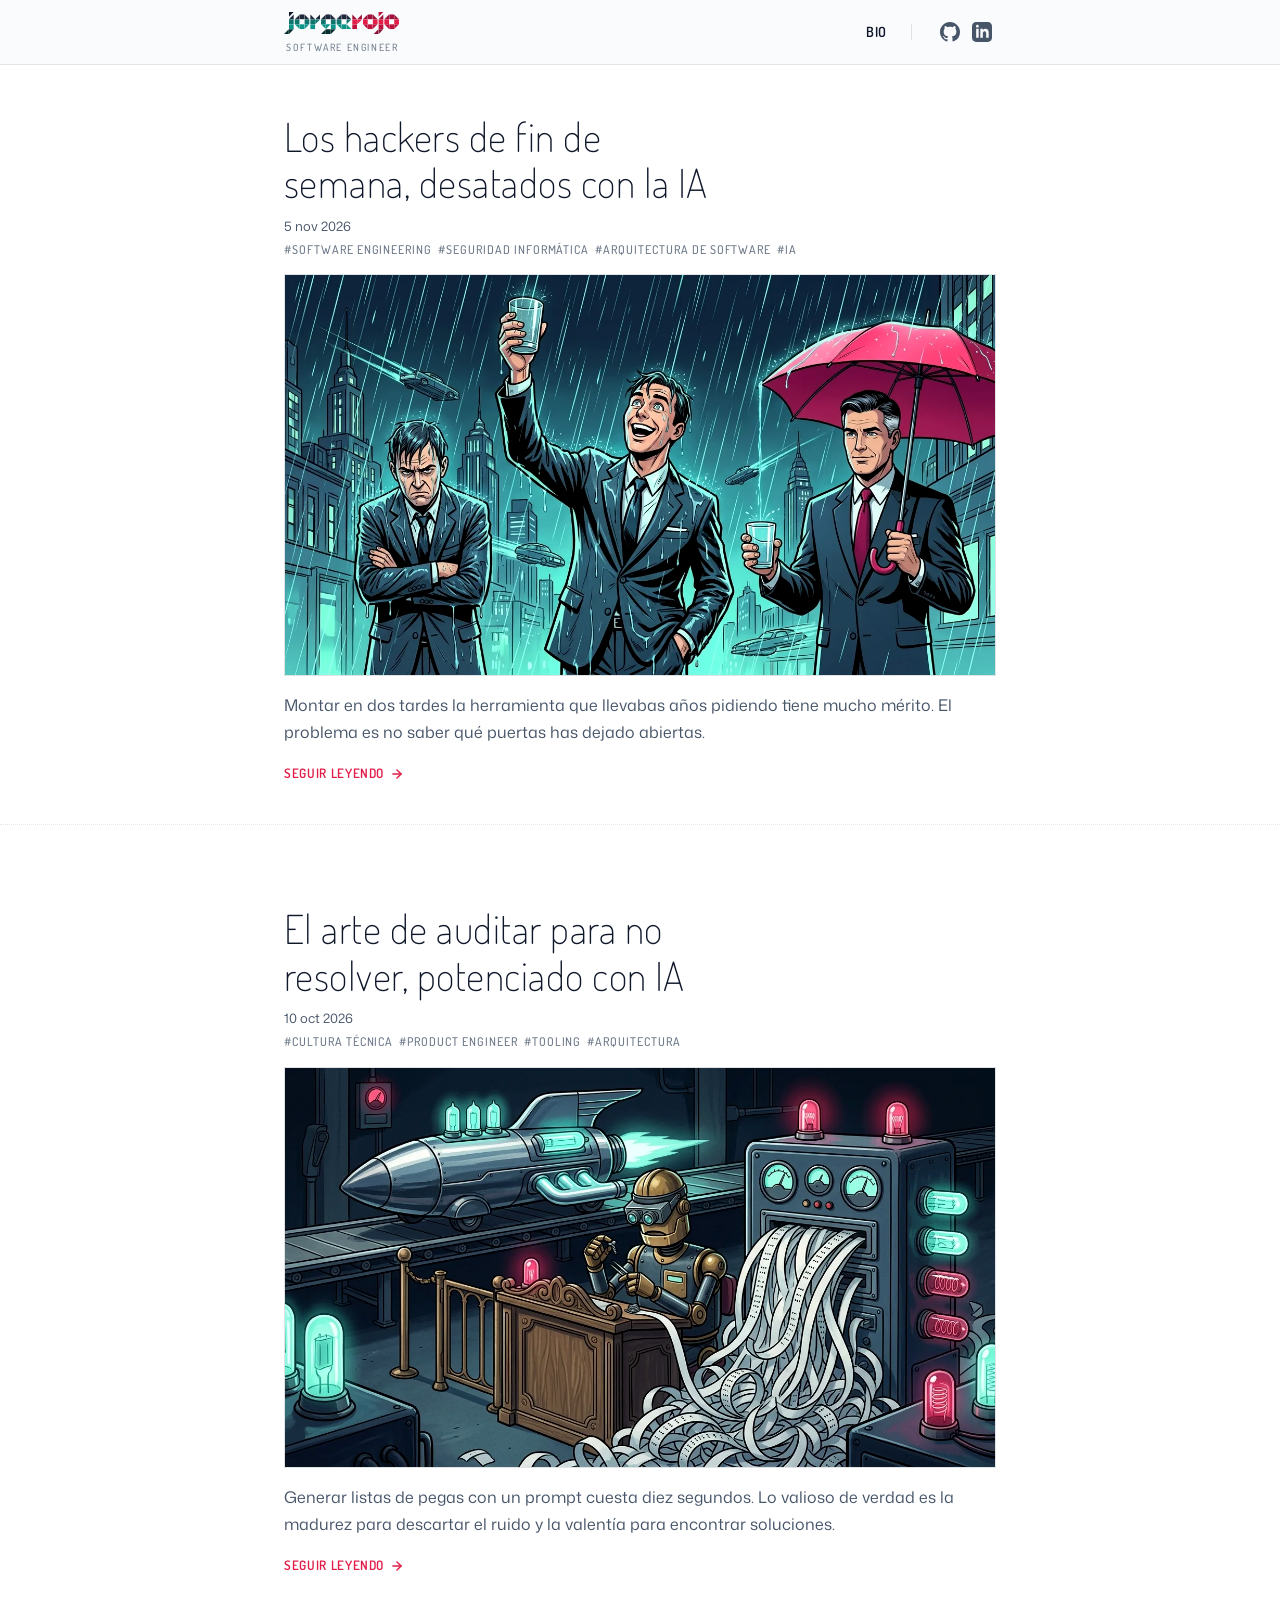
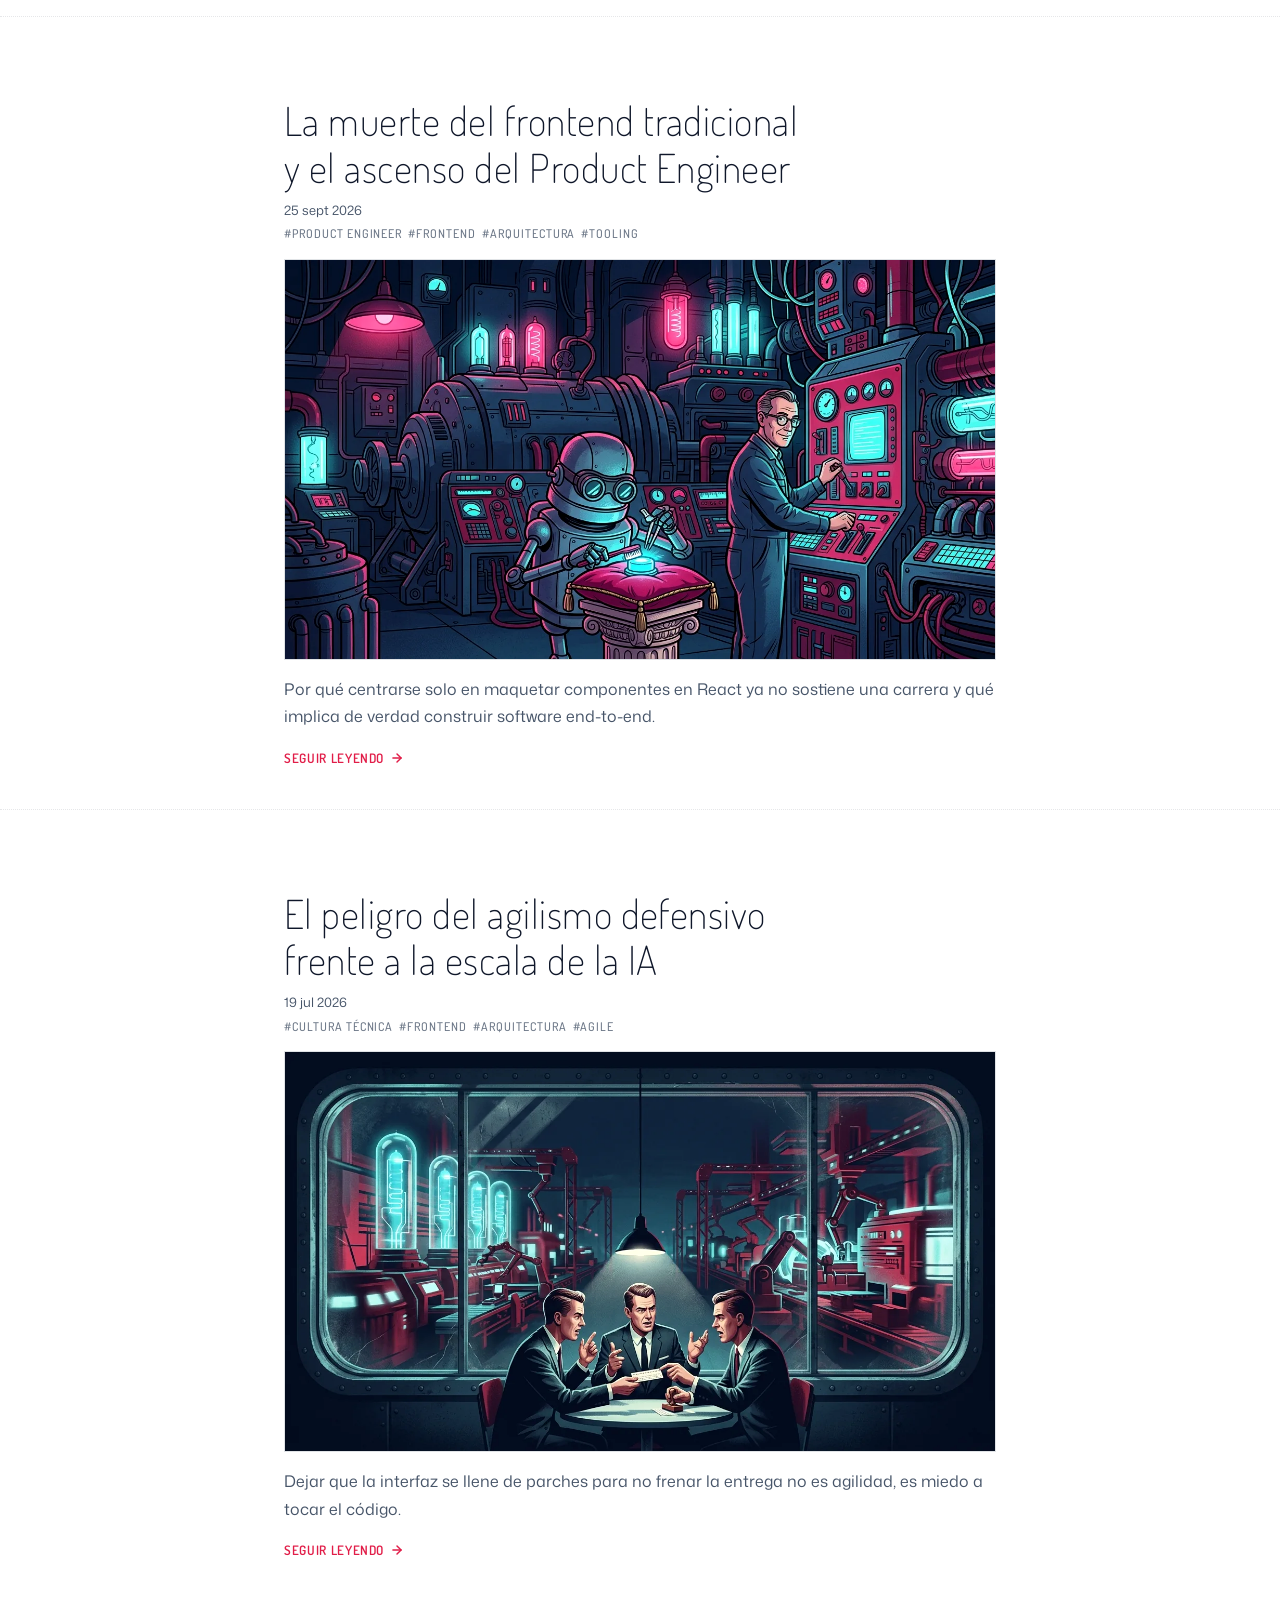
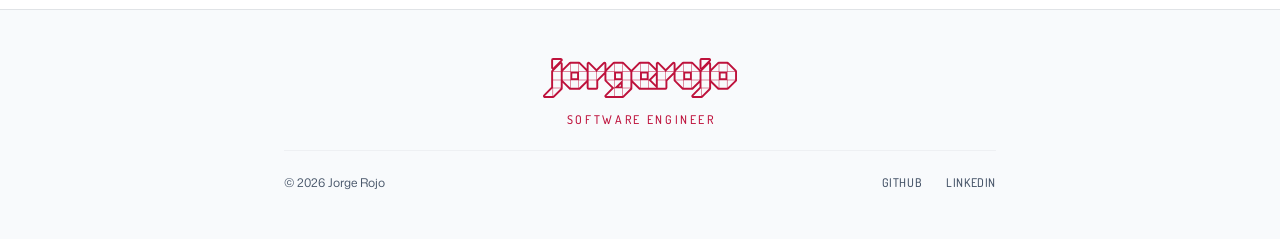
<file: index.html>
<!DOCTYPE html><html lang="es" class="scroll-smooth"> <head><meta charset="utf-8"><meta name="viewport" content="width=device-width, initial-scale=1"><meta name="color-scheme" content="light dark"><link rel="icon" type="image/svg+xml" href="/favicon.svg"><link rel="shortcut icon" href="/favicon.ico"><link rel="canonical" href="https://www.jorgerojo.com/"><meta name="generator" content="Astro v7.3.5"><!-- Preload Critical Fonts (Eliminate FOUT & Typography Popping) --><link rel="preload" href="/fonts/dosis-latin-wght-normal.woff2" as="font" type="font/woff2" crossorigin><link rel="preload" href="/fonts/mona-sans-latin-wght-normal.woff2" as="font" type="font/woff2" crossorigin><title>Jorge Rojo | Software Engineer</title><meta name="description" content="Reflexiones sobre la industria del software y las realidades que asoman con el cambio de paradigma tecnológico."><meta name="author" content="Jorge Rojo"><meta name="robots" content="index, follow, max-image-preview:large, max-snippet:-1, max-video-preview:-1"><!-- OpenGraph --><meta property="og:site_name" content="Jorge Rojo"><meta property="og:locale" content="es_ES"><meta property="og:title" content="Jorge Rojo | Software Engineer"><meta property="og:description" content="Reflexiones sobre la industria del software y las realidades que asoman con el cambio de paradigma tecnológico."><meta property="og:url" content="https://www.jorgerojo.com/"><meta property="og:type" content="website"><meta property="og:image" content="https://www.jorgerojo.com/logo-jorge-rojo.svg"><!-- Twitter Card --><meta name="twitter:card" content="summary"><meta name="twitter:title" content="Jorge Rojo | Software Engineer"><meta name="twitter:description" content="Reflexiones sobre la industria del software y las realidades que asoman con el cambio de paradigma tecnológico."><meta name="twitter:image" content="https://www.jorgerojo.com/logo-jorge-rojo.svg"><!-- AI / LLM Contextual Discovery --><link rel="alternate" type="text/plain" href="/llms.txt" title="LLMs.txt"><!-- Schema.org JSON-LD (Graph) --><script type="application/ld+json">{"@context":"https://schema.org","@graph":[{"@type":"Person","@id":"https://www.jorgerojo.com/#jorge-rojo","name":"Jorge Rojo","jobTitle":"Software Engineer","url":"https://www.jorgerojo.com","image":"https://www.jorgerojo.com/images/jorge-rojo.webp","sameAs":["https://www.linkedin.com/in/jorge-rojo/","https://github.com/JorgeRojo"],"knowsAbout":["Software Engineering","Software Architecture","AI Agents","Application Security","Web Performance","TypeScript","Full-Stack Development"]},{"@type":"WebSite","@id":"https://www.jorgerojo.com/#website","url":"https://www.jorgerojo.com","name":"Jorge Rojo | Software Engineer","description":"Reflexiones sobre la industria del software y las realidades que asoman con el cambio de paradigma tecnológico.","inLanguage":"es","publisher":{"@id":"https://www.jorgerojo.com/#jorge-rojo"}}]}</script><link rel="stylesheet" href="/_astro/BaseLayout.C5kGf8DI.css"><script type="module" src="/_astro/page.CMFgH77u.js"></script></head> <body class="bg-canvas-base text-snow min-h-screen flex flex-col selection:bg-action-berry selection:text-white antialiased overflow-x-clip"> <!-- Enlace de salto accesible (WCAG 2.4.1 Bypass Blocks) --><a href="#main-content" class="sr-only focus:not-sr-only focus:fixed focus:top-4 focus:left-4 focus:z-[100] focus:px-4 focus:py-2 focus:bg-action-berry focus:text-white focus:font-semibold focus:shadow-lg focus:outline-none focus:ring-2 focus:ring-snow font-heading tracking-wider">
Saltar al contenido principal
</a> <header id="site-header" class="site-header w-full border-b border-border-subtle bg-canvas-deep/80 backdrop-blur-md sticky top-0 z-50" data-astro-cid-nen7h5rs> <div class="site-header-inner max-w-[760px] mx-auto px-4 sm:px-6 relative h-16" data-astro-cid-nen7h5rs> <!-- Brand / Variant 05 SVG Logo (Único acceso a Inicio) --><a href="/" class="site-header-brand flex flex-col justify-center items-center hover:opacity-90 py-1" aria-label="Jorge Rojo - Inicio" title="Ir a la portada de Jorge Rojo | Software Engineer" data-astro-cid-nen7h5rs> <img src="/logo-jorge-rojo.svg" alt="Jorge Rojo" width="115" height="22" class="site-header-logo w-[104.5px] h-5 sm:w-[115px] sm:h-[22px] block" data-astro-cid-nen7h5rs> <span class="site-header-role text-[9.5px] sm:text-[10px] font-heading font-medium tracking-[0.16em] uppercase text-snow-muted/75 mt-1.5 sm:mt-2 leading-none text-center block whitespace-nowrap" data-astro-cid-nen7h5rs> Software Engineer </span> </a> <!-- Navigation (About + Social Icons) --> <nav class="site-header-nav flex items-center gap-5 text-sm font-semibold font-heading tracking-wider" aria-label="Navegación principal" data-astro-cid-nen7h5rs> <a href="/sobre-mi" class="transition-colors text-snow hover:text-bright-rose" aria-label="Bio: perfil profesional y principios de ingeniería" title="Perfil profesional, criterio técnico y principios de ingeniería" data-astro-cid-nen7h5rs>
BIO
</a> <div class="h-4 w-px bg-border-subtle mx-1" aria-hidden="true" role="separator" data-astro-cid-nen7h5rs></div> <nav class="flex items-center gap-1 " aria-label="Perfiles sociales en cabecera"> <a href="https://github.com/JorgeRojo" target="_blank" rel="noopener noreferrer" aria-label="Perfil de GitHub de Jorge Rojo (abre en nueva pestaña)" title="Perfil de GitHub de Jorge Rojo (se abre en nueva pestaña)" class="text-snow-muted hover:text-bright-rose transition-colors p-1"> <svg aria-hidden="true" focusable="false" width="20" height="20" class="w-5 h-5 fill-current" viewBox="0 0 24 24"> <path d="M12 0C5.37 0 0 5.37 0 12c0 5.31 3.435 9.795 8.205 11.385.6.105.825-.255.825-.57 0-.285-.015-1.23-.015-2.235-3.015.555-3.795-.735-4.035-1.41-.135-.345-.72-1.41-1.23-1.695-.42-.225-1.02-.78-.015-.795.945-.015 1.62.87 1.845 1.23 1.08 1.815 2.805 1.305 3.495.99.105-.78.42-1.305.765-1.605-2.67-.3-5.46-1.335-5.46-5.925 0-1.305.465-2.385 1.23-3.225-.12-.3-.54-1.53.12-3.18 0 0 1.005-.315 3.3 1.23.96-.27 1.98-.405 3-.405s2.04.135 3 .405c2.295-1.56 3.3-1.23 3.3-1.23.66 1.65.24 2.88.12 3.18.765.84 1.23 1.905 1.23 3.225 0 4.605-2.805 5.625-5.475 5.925.435.375.81 1.095.81 2.22 0 1.605-.015 2.895-.015 3.3 0 .315.225.69.825.57A12.02 12.02 0 0024 12c0-6.63-5.37-12-12-12z"></path> </svg> </a><a href="https://www.linkedin.com/in/jorge-rojo/" target="_blank" rel="noopener noreferrer" aria-label="Perfil de LinkedIn de Jorge Rojo (abre en nueva pestaña)" title="Perfil de LinkedIn de Jorge Rojo (se abre en nueva pestaña)" class="text-snow-muted hover:text-bright-rose transition-colors p-1"> <svg aria-hidden="true" focusable="false" width="20" height="20" class="w-5 h-5 fill-current" viewBox="0 0 24 24"> <path d="M19 0h-14c-2.761 0-5 2.239-5 5v14c0 2.761 2.239 5 5 5h14c2.762 0 5-2.239 5-5v-14c0-2.761-2.238-5-5-5zm-11 19h-3v-11h3v11zm-1.5-12.268c-.966 0-1.75-.79-1.75-1.764s.784-1.764 1.75-1.764 1.75.79 1.75 1.764-.783 1.764-1.75 1.764zm13.5 12.268h-3v-5.604c0-3.368-4-3.113-4 0v5.604h-3v-11h3v1.765c1.396-2.586 7-2.777 7 2.476v6.759z"></path> </svg> </a> </nav> </nav> </div> </header>  <script>
  (() => {
    // Si el navegador soporta ScrollTimeline nativo en JS y CSS (Chromium 115+)
    if (typeof ScrollTimeline !== 'undefined' && typeof CSS !== 'undefined' && CSS.supports && CSS.supports('animation-timeline', 'scroll()')) {
      return;
    }
    const header = document.getElementById('site-header');
    if (!header) return;
    let isScrolled = false;
    const onScroll = () => {
      const y = window.scrollY;
      if (!isScrolled && y > 60) {
        isScrolled = true;
        header.classList.add('is-scrolled');
      } else if (isScrolled && y < 20) {
        isScrolled = false;
        header.classList.remove('is-scrolled');
      }
    };
    window.addEventListener('scroll', onScroll, { passive: true });
    onScroll();
  })();
</script> <main id="main-content" class="w-full max-w-[760px] mx-auto px-4 sm:px-6 py-8 sm:py-12 flex-grow">   <h1 class="sr-only">Jorge Rojo | Software Engineer</h1>  <section aria-label="Listado de artículos del blog" class="flex flex-col"> <article aria-labelledby="post-title-los-hackers-de-fin-de-semana" class="group py-7 sm:py-10 first:pt-0 last:pb-0  transition-colors"> <!-- 1. Título & Metadatos --><header class="mb-4"> <h2 id="post-title-los-hackers-de-fin-de-semana" class="text-[1.75rem] sm:text-[2.25rem] lg:text-[2.5rem] font-extralight tracking-[0.012em] text-snow group-hover:text-bright-rose transition-colors leading-[1.16] text-balance normal-case mb-2.5 sm:mb-3"> <a href="/blog/los-hackers-de-fin-de-semana" class="normal-case font-extralight focus:outline-none focus-visible:underline" title="Leer el artículo: Los hackers de fin de semana, desatados con la IA"> Los hackers de fin de semana, desatados con la IA </a> </h2> <div class="flex flex-col gap-1.5 mb-3 text-xs sm:text-[13px] text-snow-muted font-normal "> <time datetime="2026-11-05T00:00:00.000Z" class="whitespace-nowrap">5 nov 2026</time> <ul class="flex flex-wrap items-center gap-1.5 list-none p-0 m-0 " aria-label="Etiquetas"> <li> <span class="text-[11px] sm:text-xs font-heading font-medium tracking-[0.08em] uppercase text-snow-muted/80 whitespace-nowrap">
#Software Engineering </span> </li><li> <span class="text-[11px] sm:text-xs font-heading font-medium tracking-[0.08em] uppercase text-snow-muted/80 whitespace-nowrap">
#Seguridad Informática </span> </li><li> <span class="text-[11px] sm:text-xs font-heading font-medium tracking-[0.08em] uppercase text-snow-muted/80 whitespace-nowrap">
#Arquitectura de Software </span> </li><li> <span class="text-[11px] sm:text-xs font-heading font-medium tracking-[0.08em] uppercase text-snow-muted/80 whitespace-nowrap">
#IA </span> </li> </ul> </div> </header> <!-- 2. Imagen: tan ancha como el texto (enlace complementario aria-hidden para evitar foco duplicado en lectores) --> <a href="/blog/los-hackers-de-fin-de-semana" class="w-full overflow-hidden border border-border-subtle bg-canvas-deep block my-4 relative " tabindex="-1" aria-hidden="true"> <img src="/images/posts/los-hackers-de-fin-de-semana.webp" alt="" width="760" height="428" class="w-full aspect-[16/9] object-cover filter contrast-105 group-hover:scale-[1.02] transition-transform duration-300" loading="lazy"> </a> <!-- 3. Resumen y enlace para seguir leyendo --> <div class="mt-4 space-y-3.5"> <p class="text-snow-muted text-[15px] sm:text-base leading-[1.7] text-pretty"> Montar en dos tardes la herramienta que llevabas años pidiendo tiene mucho mérito. El problema es no saber qué puertas has dejado abiertas. </p> <div> <a href="/blog/los-hackers-de-fin-de-semana" title="Leer el artículo completo: Los hackers de fin de semana, desatados con la IA" class="inline-flex items-center gap-1.5 text-xs sm:text-[13px] font-heading font-semibold tracking-wider uppercase text-bright-rose hover:text-action-hover transition-colors whitespace-nowrap"> <span>Seguir leyendo</span> <span class="sr-only">: Los hackers de fin de semana, desatados con la IA</span> <svg aria-hidden="true" focusable="false" width="14" height="14" viewBox="0 0 24 24" fill="none" stroke="currentColor" stroke-width="2.5" stroke-linecap="round" stroke-linejoin="round" class="group-hover:translate-x-1.5 transition-transform"> <line x1="5" y1="12" x2="19" y2="12"></line> <polyline points="12 5 19 12 12 19"></polyline> </svg> </a> </div> </div> <!-- Separador punteado a ancho completo de pantalla (full-bleed 100vw), omitido en el último artículo --> <div class="relative left-1/2 right-1/2 -ml-[50vw] -mr-[50vw] w-screen border-b border-dotted border-border-subtle mt-7 sm:mt-10 group-last:hidden" aria-hidden="true" role="separator"></div> </article><article aria-labelledby="post-title-el-arte-de-auditar-para-no-resolver" class="group py-7 sm:py-10 first:pt-0 last:pb-0  transition-colors"> <!-- 1. Título & Metadatos --><header class="mb-4"> <h2 id="post-title-el-arte-de-auditar-para-no-resolver" class="text-[1.75rem] sm:text-[2.25rem] lg:text-[2.5rem] font-extralight tracking-[0.012em] text-snow group-hover:text-bright-rose transition-colors leading-[1.16] text-balance normal-case mb-2.5 sm:mb-3"> <a href="/blog/el-arte-de-auditar-para-no-resolver" class="normal-case font-extralight focus:outline-none focus-visible:underline" title="Leer el artículo: El arte de auditar para no resolver, potenciado con IA"> El arte de auditar para no resolver, potenciado con IA </a> </h2> <div class="flex flex-col gap-1.5 mb-3 text-xs sm:text-[13px] text-snow-muted font-normal "> <time datetime="2026-10-10T00:00:00.000Z" class="whitespace-nowrap">10 oct 2026</time> <ul class="flex flex-wrap items-center gap-1.5 list-none p-0 m-0 " aria-label="Etiquetas"> <li> <span class="text-[11px] sm:text-xs font-heading font-medium tracking-[0.08em] uppercase text-snow-muted/80 whitespace-nowrap">
#Cultura Técnica </span> </li><li> <span class="text-[11px] sm:text-xs font-heading font-medium tracking-[0.08em] uppercase text-snow-muted/80 whitespace-nowrap">
#Product Engineer </span> </li><li> <span class="text-[11px] sm:text-xs font-heading font-medium tracking-[0.08em] uppercase text-snow-muted/80 whitespace-nowrap">
#Tooling </span> </li><li> <span class="text-[11px] sm:text-xs font-heading font-medium tracking-[0.08em] uppercase text-snow-muted/80 whitespace-nowrap">
#Arquitectura </span> </li> </ul> </div> </header> <!-- 2. Imagen: tan ancha como el texto (enlace complementario aria-hidden para evitar foco duplicado en lectores) --> <a href="/blog/el-arte-de-auditar-para-no-resolver" class="w-full overflow-hidden border border-border-subtle bg-canvas-deep block my-4 relative " tabindex="-1" aria-hidden="true"> <img src="/images/posts/el-arte-de-auditar-para-no-resolver.webp" alt="" width="760" height="428" class="w-full aspect-[16/9] object-cover filter contrast-105 group-hover:scale-[1.02] transition-transform duration-300" loading="lazy"> </a> <!-- 3. Resumen y enlace para seguir leyendo --> <div class="mt-4 space-y-3.5"> <p class="text-snow-muted text-[15px] sm:text-base leading-[1.7] text-pretty"> Generar listas de pegas con un prompt cuesta diez segundos. Lo valioso de verdad es la madurez para descartar el ruido y la valentía para encontrar soluciones. </p> <div> <a href="/blog/el-arte-de-auditar-para-no-resolver" title="Leer el artículo completo: El arte de auditar para no resolver, potenciado con IA" class="inline-flex items-center gap-1.5 text-xs sm:text-[13px] font-heading font-semibold tracking-wider uppercase text-bright-rose hover:text-action-hover transition-colors whitespace-nowrap"> <span>Seguir leyendo</span> <span class="sr-only">: El arte de auditar para no resolver, potenciado con IA</span> <svg aria-hidden="true" focusable="false" width="14" height="14" viewBox="0 0 24 24" fill="none" stroke="currentColor" stroke-width="2.5" stroke-linecap="round" stroke-linejoin="round" class="group-hover:translate-x-1.5 transition-transform"> <line x1="5" y1="12" x2="19" y2="12"></line> <polyline points="12 5 19 12 12 19"></polyline> </svg> </a> </div> </div> <!-- Separador punteado a ancho completo de pantalla (full-bleed 100vw), omitido en el último artículo --> <div class="relative left-1/2 right-1/2 -ml-[50vw] -mr-[50vw] w-screen border-b border-dotted border-border-subtle mt-7 sm:mt-10 group-last:hidden" aria-hidden="true" role="separator"></div> </article><article aria-labelledby="post-title-la-muerte-del-frontend-tradicional" class="group py-7 sm:py-10 first:pt-0 last:pb-0  transition-colors"> <!-- 1. Título & Metadatos --><header class="mb-4"> <h2 id="post-title-la-muerte-del-frontend-tradicional" class="text-[1.75rem] sm:text-[2.25rem] lg:text-[2.5rem] font-extralight tracking-[0.012em] text-snow group-hover:text-bright-rose transition-colors leading-[1.16] text-balance normal-case mb-2.5 sm:mb-3"> <a href="/blog/la-muerte-del-frontend-tradicional" class="normal-case font-extralight focus:outline-none focus-visible:underline" title="Leer el artículo: La muerte del frontend tradicional y el ascenso del Product Engineer"> La muerte del frontend tradicional y el ascenso del Product Engineer </a> </h2> <div class="flex flex-col gap-1.5 mb-3 text-xs sm:text-[13px] text-snow-muted font-normal "> <time datetime="2026-09-25T00:00:00.000Z" class="whitespace-nowrap">25 sept 2026</time> <ul class="flex flex-wrap items-center gap-1.5 list-none p-0 m-0 " aria-label="Etiquetas"> <li> <span class="text-[11px] sm:text-xs font-heading font-medium tracking-[0.08em] uppercase text-snow-muted/80 whitespace-nowrap">
#Product Engineer </span> </li><li> <span class="text-[11px] sm:text-xs font-heading font-medium tracking-[0.08em] uppercase text-snow-muted/80 whitespace-nowrap">
#Frontend </span> </li><li> <span class="text-[11px] sm:text-xs font-heading font-medium tracking-[0.08em] uppercase text-snow-muted/80 whitespace-nowrap">
#Arquitectura </span> </li><li> <span class="text-[11px] sm:text-xs font-heading font-medium tracking-[0.08em] uppercase text-snow-muted/80 whitespace-nowrap">
#Tooling </span> </li> </ul> </div> </header> <!-- 2. Imagen: tan ancha como el texto (enlace complementario aria-hidden para evitar foco duplicado en lectores) --> <a href="/blog/la-muerte-del-frontend-tradicional" class="w-full overflow-hidden border border-border-subtle bg-canvas-deep block my-4 relative " tabindex="-1" aria-hidden="true"> <img src="/images/posts/la-muerte-del-frontend-tradicional.webp" alt="" width="760" height="428" class="w-full aspect-[16/9] object-cover filter contrast-105 group-hover:scale-[1.02] transition-transform duration-300" loading="lazy"> </a> <!-- 3. Resumen y enlace para seguir leyendo --> <div class="mt-4 space-y-3.5"> <p class="text-snow-muted text-[15px] sm:text-base leading-[1.7] text-pretty"> Por qué centrarse solo en maquetar componentes en React ya no sostiene una carrera y qué implica de verdad construir software end-to-end. </p> <div> <a href="/blog/la-muerte-del-frontend-tradicional" title="Leer el artículo completo: La muerte del frontend tradicional y el ascenso del Product Engineer" class="inline-flex items-center gap-1.5 text-xs sm:text-[13px] font-heading font-semibold tracking-wider uppercase text-bright-rose hover:text-action-hover transition-colors whitespace-nowrap"> <span>Seguir leyendo</span> <span class="sr-only">: La muerte del frontend tradicional y el ascenso del Product Engineer</span> <svg aria-hidden="true" focusable="false" width="14" height="14" viewBox="0 0 24 24" fill="none" stroke="currentColor" stroke-width="2.5" stroke-linecap="round" stroke-linejoin="round" class="group-hover:translate-x-1.5 transition-transform"> <line x1="5" y1="12" x2="19" y2="12"></line> <polyline points="12 5 19 12 12 19"></polyline> </svg> </a> </div> </div> <!-- Separador punteado a ancho completo de pantalla (full-bleed 100vw), omitido en el último artículo --> <div class="relative left-1/2 right-1/2 -ml-[50vw] -mr-[50vw] w-screen border-b border-dotted border-border-subtle mt-7 sm:mt-10 group-last:hidden" aria-hidden="true" role="separator"></div> </article><article aria-labelledby="post-title-el-peligro-del-agilismo-defensivo" class="group py-7 sm:py-10 first:pt-0 last:pb-0 pb-0 transition-colors"> <!-- 1. Título & Metadatos --><header class="mb-4"> <h2 id="post-title-el-peligro-del-agilismo-defensivo" class="text-[1.75rem] sm:text-[2.25rem] lg:text-[2.5rem] font-extralight tracking-[0.012em] text-snow group-hover:text-bright-rose transition-colors leading-[1.16] text-balance normal-case mb-2.5 sm:mb-3"> <a href="/blog/el-peligro-del-agilismo-defensivo" class="normal-case font-extralight focus:outline-none focus-visible:underline" title="Leer el artículo: El peligro del agilismo defensivo frente a la escala de la IA"> El peligro del agilismo defensivo frente a la escala de la IA </a> </h2> <div class="flex flex-col gap-1.5 mb-3 text-xs sm:text-[13px] text-snow-muted font-normal "> <time datetime="2026-07-19T00:00:00.000Z" class="whitespace-nowrap">19 jul 2026</time> <ul class="flex flex-wrap items-center gap-1.5 list-none p-0 m-0 " aria-label="Etiquetas"> <li> <span class="text-[11px] sm:text-xs font-heading font-medium tracking-[0.08em] uppercase text-snow-muted/80 whitespace-nowrap">
#Cultura Técnica </span> </li><li> <span class="text-[11px] sm:text-xs font-heading font-medium tracking-[0.08em] uppercase text-snow-muted/80 whitespace-nowrap">
#Frontend </span> </li><li> <span class="text-[11px] sm:text-xs font-heading font-medium tracking-[0.08em] uppercase text-snow-muted/80 whitespace-nowrap">
#Arquitectura </span> </li><li> <span class="text-[11px] sm:text-xs font-heading font-medium tracking-[0.08em] uppercase text-snow-muted/80 whitespace-nowrap">
#Agile </span> </li> </ul> </div> </header> <!-- 2. Imagen: tan ancha como el texto (enlace complementario aria-hidden para evitar foco duplicado en lectores) --> <a href="/blog/el-peligro-del-agilismo-defensivo" class="w-full overflow-hidden border border-border-subtle bg-canvas-deep block my-4 relative " tabindex="-1" aria-hidden="true"> <img src="/images/posts/el-peligro-del-agilismo-defensivo.webp" alt="" width="760" height="428" class="w-full aspect-[16/9] object-cover filter contrast-105 group-hover:scale-[1.02] transition-transform duration-300" loading="lazy"> </a> <!-- 3. Resumen y enlace para seguir leyendo --> <div class="mt-4 space-y-3.5"> <p class="text-snow-muted text-[15px] sm:text-base leading-[1.7] text-pretty"> Dejar que la interfaz se llene de parches para no frenar la entrega no es agilidad, es miedo a tocar el código. </p> <div> <a href="/blog/el-peligro-del-agilismo-defensivo" title="Leer el artículo completo: El peligro del agilismo defensivo frente a la escala de la IA" class="inline-flex items-center gap-1.5 text-xs sm:text-[13px] font-heading font-semibold tracking-wider uppercase text-bright-rose hover:text-action-hover transition-colors whitespace-nowrap"> <span>Seguir leyendo</span> <span class="sr-only">: El peligro del agilismo defensivo frente a la escala de la IA</span> <svg aria-hidden="true" focusable="false" width="14" height="14" viewBox="0 0 24 24" fill="none" stroke="currentColor" stroke-width="2.5" stroke-linecap="round" stroke-linejoin="round" class="group-hover:translate-x-1.5 transition-transform"> <line x1="5" y1="12" x2="19" y2="12"></line> <polyline points="12 5 19 12 12 19"></polyline> </svg> </a> </div> </div> <!-- Separador punteado a ancho completo de pantalla (full-bleed 100vw), omitido en el último artículo -->  </article> </section>  </main> <footer class="mt-auto border-t border-border-subtle bg-canvas-deep py-10 sm:py-12 text-xs text-snow-muted" data-astro-cid-jo6i4kqk> <div class="max-w-[760px] mx-auto px-4 sm:px-6 flex flex-col items-center justify-center gap-6" data-astro-cid-jo6i4kqk> <!-- Centered Brand: Logo 2 (+65% vs header, +10% escala) + Software Engineer en color del logo y espaciado --><a href="/" class="flex flex-col items-center justify-center hover:opacity-90 transition-opacity" aria-label="Jorge Rojo - Inicio" title="Volver a la portada de Jorge Rojo | Software Engineer" data-astro-cid-jo6i4kqk> <img src="/logo-jorge-rojo-2.svg" alt="Jorge Rojo" width="195" height="40" class="h-[33px] w-[160.5px] sm:h-[40px] sm:w-[194.5px] block footer-brand-logo" data-astro-cid-jo6i4kqk> <span class="text-[11px] sm:text-xs font-heading font-medium tracking-[0.22em] mr-[-0.22em] uppercase text-brand-logo mt-3.5 sm:mt-4 leading-none text-center whitespace-nowrap" data-astro-cid-jo6i4kqk> Software Engineer </span> </a> <!-- Footer Meta: Copyright & Redes sociales --> <div class="w-full flex flex-col sm:flex-row items-center justify-between gap-4 pt-6 border-t border-border-subtle/40 text-[11px] sm:text-xs" data-astro-cid-jo6i4kqk> <span data-astro-cid-jo6i4kqk>© 2026 Jorge Rojo</span> <nav class="flex items-center gap-6 font-heading font-medium tracking-wider" aria-label="Perfiles sociales en pie de página"> <a href="https://github.com/JorgeRojo" target="_blank" rel="noopener noreferrer" aria-label="Perfil de GitHub de Jorge Rojo (abre en nueva pestaña)" title="Perfil de GitHub de Jorge Rojo (se abre en nueva pestaña)" class="hover:text-bright-rose transition-colors"> <span class="whitespace-nowrap">GitHub</span> </a><a href="https://www.linkedin.com/in/jorge-rojo/" target="_blank" rel="noopener noreferrer" aria-label="Perfil de LinkedIn de Jorge Rojo (abre en nueva pestaña)" title="Perfil de LinkedIn de Jorge Rojo (se abre en nueva pestaña)" class="hover:text-bright-rose transition-colors"> <span class="whitespace-nowrap">LinkedIn</span> </a> </nav> </div> </div> </footer> <!-- Cloudflare Web Analytics --> <script type="module" src="https://static.cloudflareinsights.com/beacon.min.js" data-cf-beacon="{&quot;token&quot;: &quot;a482876f82164b0392340a3fcb94eeef&quot;}"></script><!-- End Cloudflare Web Analytics --> </body> </html>
</file>
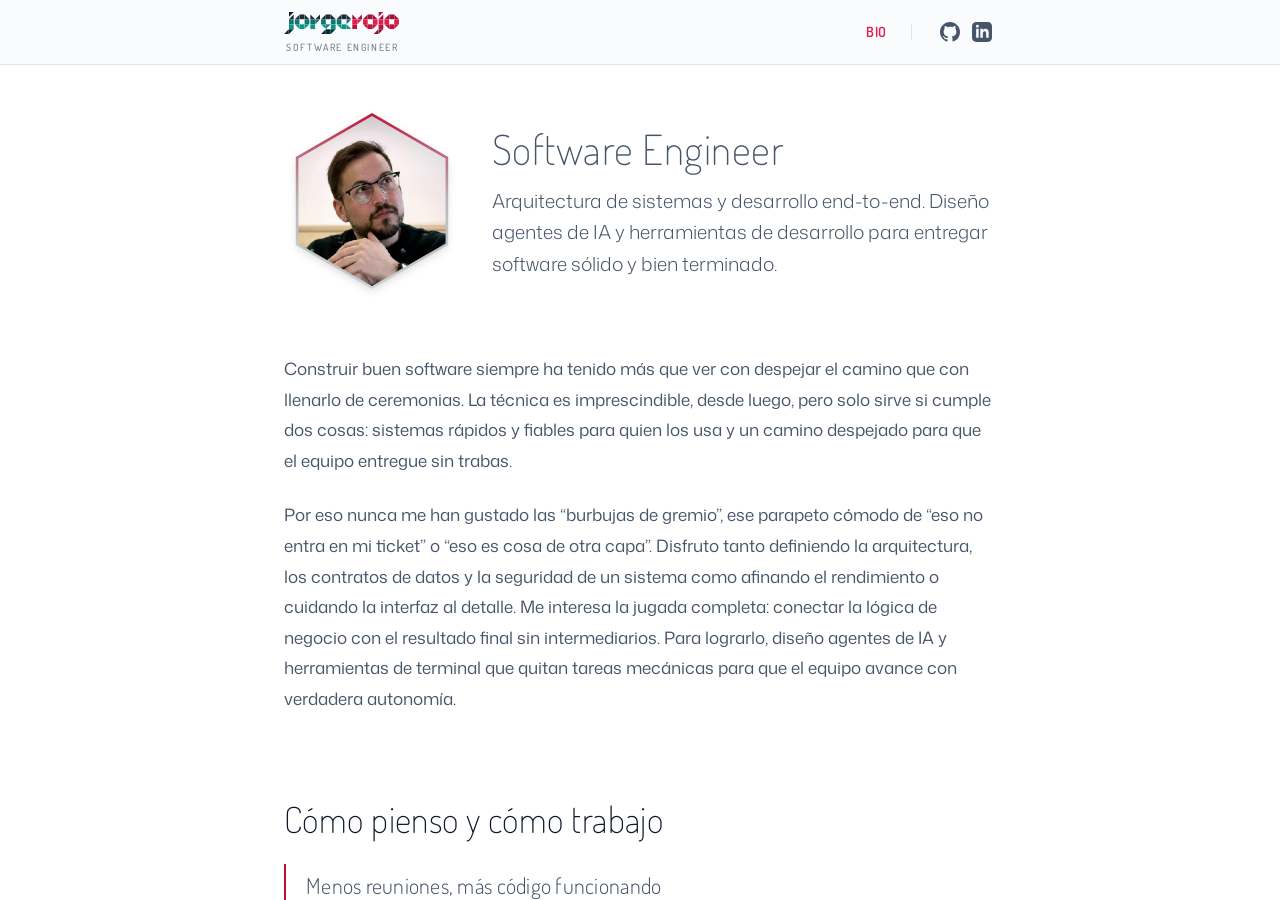
<file: about/index.html>
<!doctype html><title>Redirecting to: /sobre-mi</title><meta http-equiv="refresh" content="0;url=/sobre-mi"><meta name="robots" content="noindex"><link rel="canonical" href="https://www.jorgerojo.com/sobre-mi"><body>	<a href="/sobre-mi">Redirecting from <code>/about/</code> to <code>/sobre-mi</code></a></body>
</file>
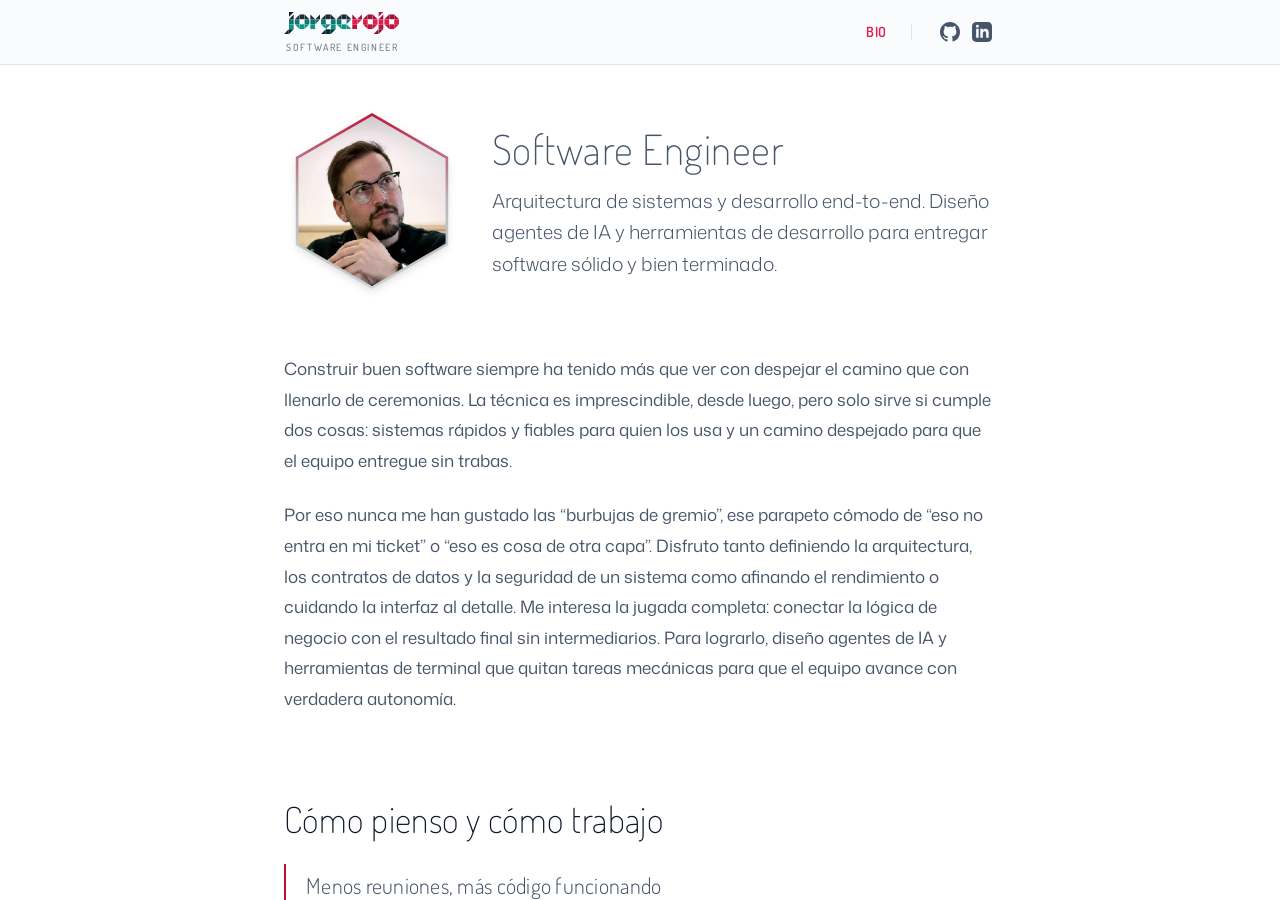
<file: bio/index.html>
<!doctype html><title>Redirecting to: /sobre-mi</title><meta http-equiv="refresh" content="0;url=/sobre-mi"><meta name="robots" content="noindex"><link rel="canonical" href="https://www.jorgerojo.com/sobre-mi"><body>	<a href="/sobre-mi">Redirecting from <code>/bio/</code> to <code>/sobre-mi</code></a></body>
</file>
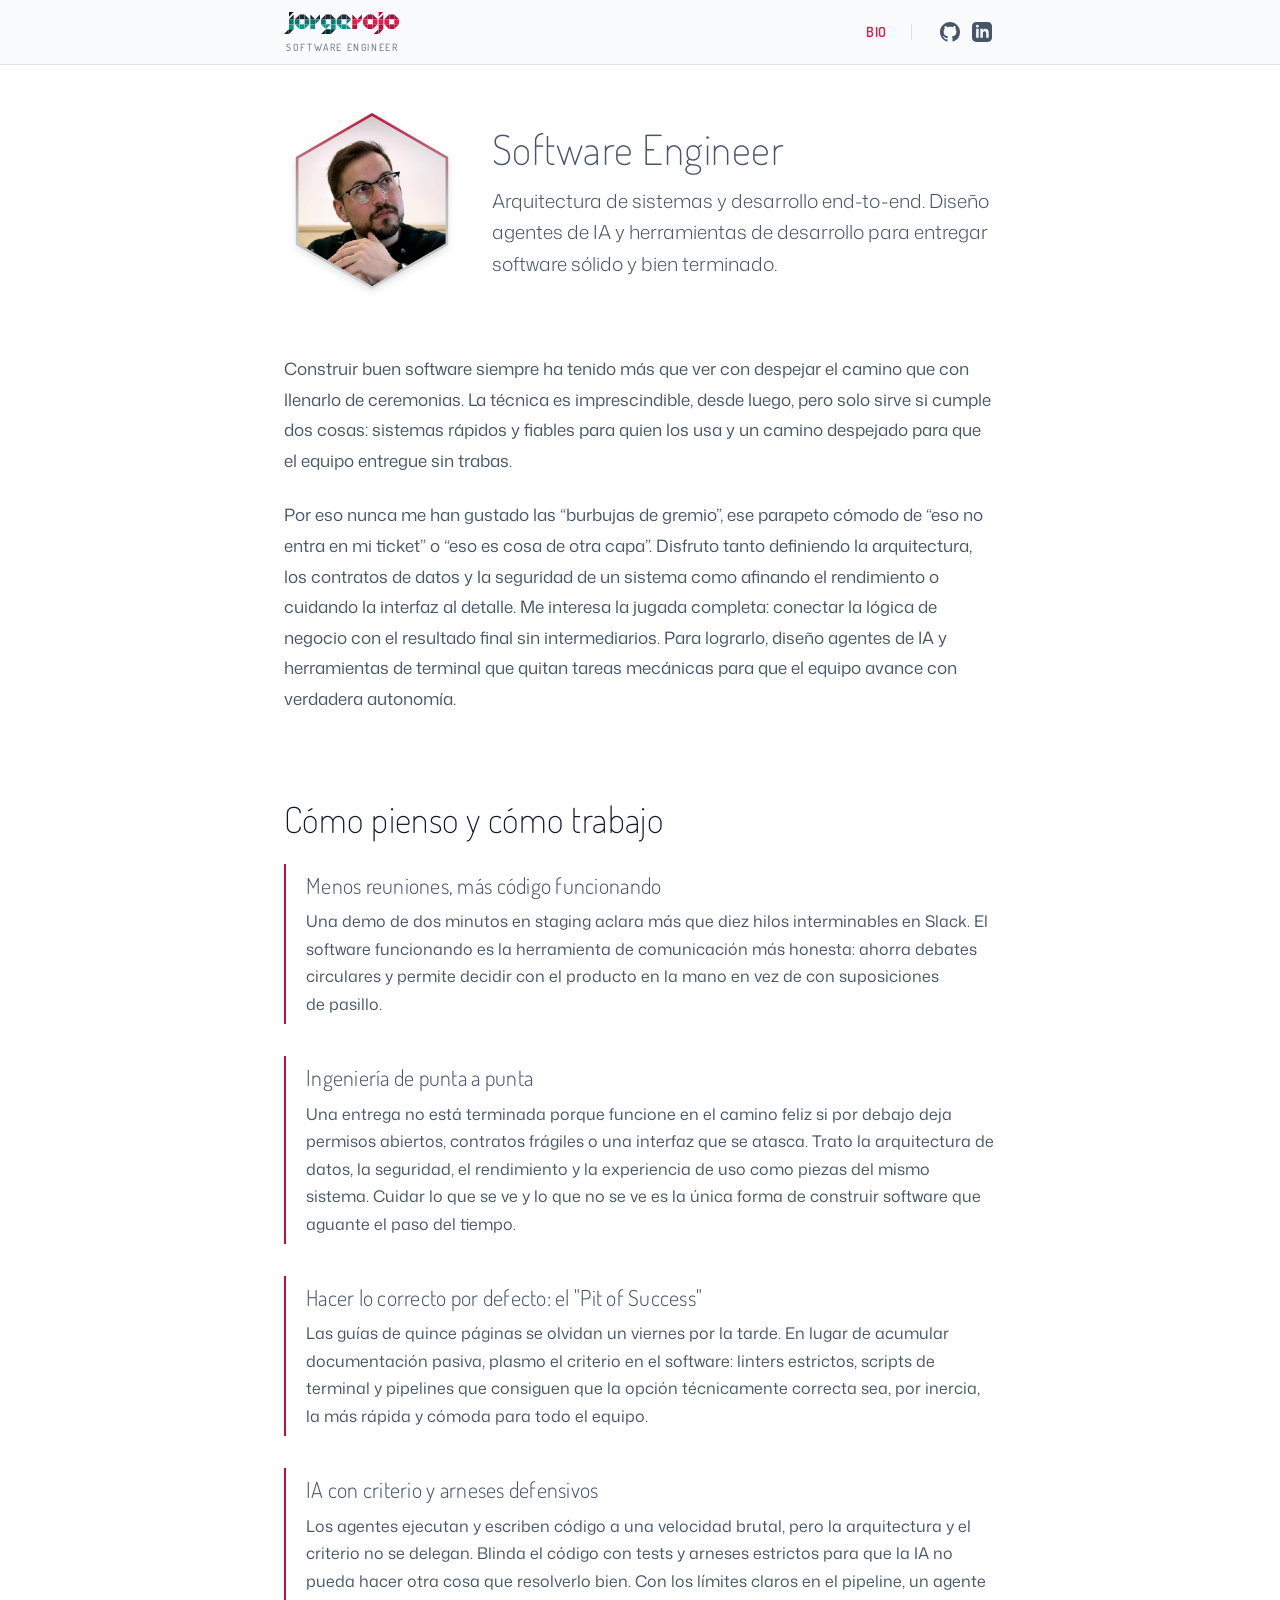
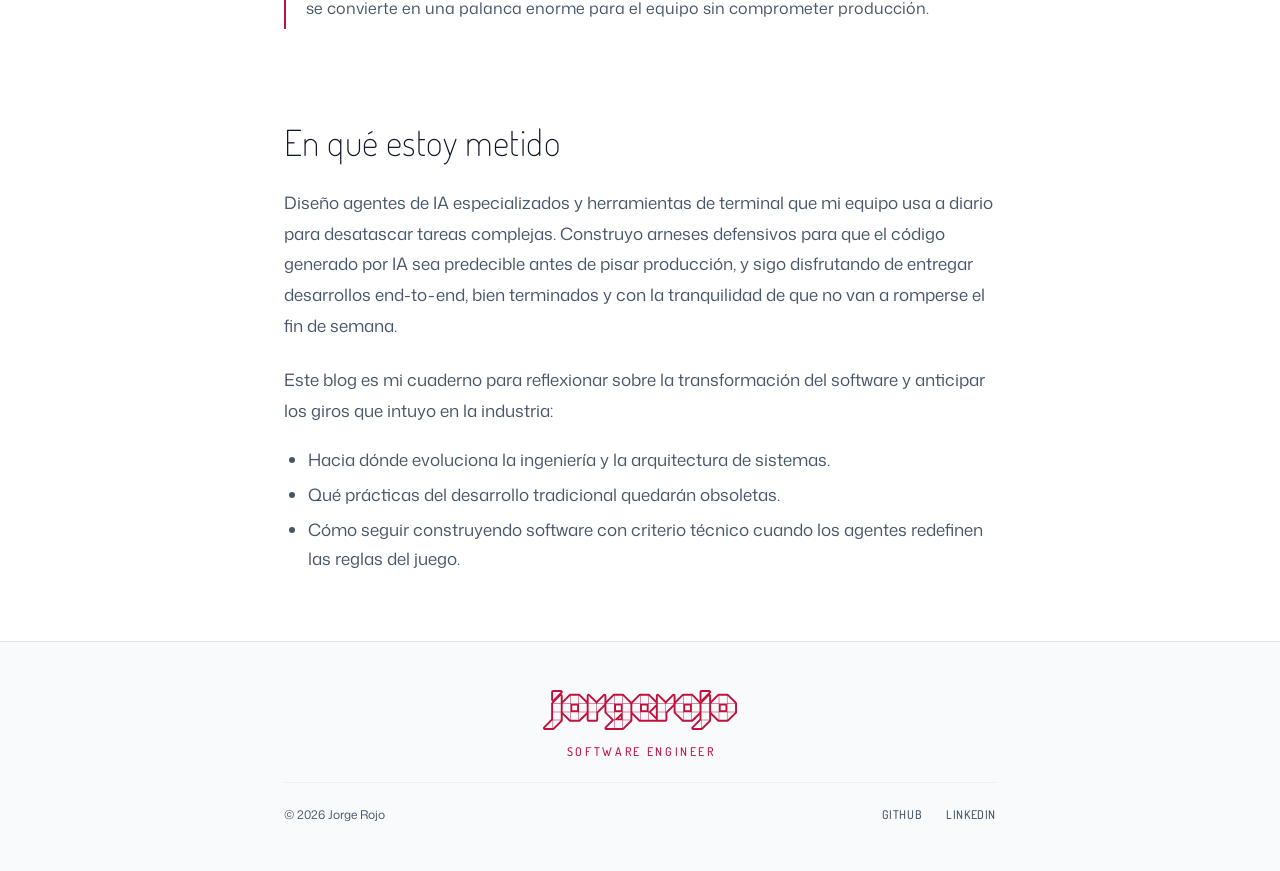
<file: sobre-mi/index.html>
<!DOCTYPE html><html lang="es" class="scroll-smooth"> <head><meta charset="utf-8"><meta name="viewport" content="width=device-width, initial-scale=1"><meta name="color-scheme" content="light dark"><link rel="icon" type="image/svg+xml" href="/favicon.svg"><link rel="shortcut icon" href="/favicon.ico"><link rel="canonical" href="https://www.jorgerojo.com/sobre-mi/"><meta name="generator" content="Astro v7.3.5"><!-- Preload Critical Fonts (Eliminate FOUT & Typography Popping) --><link rel="preload" href="/fonts/dosis-latin-wght-normal.woff2" as="font" type="font/woff2" crossorigin><link rel="preload" href="/fonts/mona-sans-latin-wght-normal.woff2" as="font" type="font/woff2" crossorigin><title>Bio | Jorge Rojo</title><meta name="description" content="Software Engineer. Quién soy, cómo pienso y por qué disfruto construyendo software bien terminado, rápido y sin rodeos."><meta name="author" content="Jorge Rojo"><meta name="robots" content="index, follow, max-image-preview:large, max-snippet:-1, max-video-preview:-1"><!-- OpenGraph --><meta property="og:site_name" content="Jorge Rojo"><meta property="og:locale" content="es_ES"><meta property="og:title" content="Bio | Jorge Rojo"><meta property="og:description" content="Software Engineer. Quién soy, cómo pienso y por qué disfruto construyendo software bien terminado, rápido y sin rodeos."><meta property="og:url" content="https://www.jorgerojo.com/sobre-mi/"><meta property="og:type" content="website"><meta property="og:image" content="https://www.jorgerojo.com/logo-jorge-rojo.svg"><!-- Twitter Card --><meta name="twitter:card" content="summary"><meta name="twitter:title" content="Bio | Jorge Rojo"><meta name="twitter:description" content="Software Engineer. Quién soy, cómo pienso y por qué disfruto construyendo software bien terminado, rápido y sin rodeos."><meta name="twitter:image" content="https://www.jorgerojo.com/logo-jorge-rojo.svg"><!-- AI / LLM Contextual Discovery --><link rel="alternate" type="text/plain" href="/llms.txt" title="LLMs.txt"><!-- Schema.org JSON-LD (Graph) --><script type="application/ld+json">{"@context":"https://schema.org","@graph":[{"@type":"Person","@id":"https://www.jorgerojo.com/#jorge-rojo","name":"Jorge Rojo","jobTitle":"Software Engineer","url":"https://www.jorgerojo.com","image":"https://www.jorgerojo.com/images/jorge-rojo.webp","sameAs":["https://www.linkedin.com/in/jorge-rojo/","https://github.com/JorgeRojo"],"knowsAbout":["Software Engineering","Software Architecture","AI Agents","Application Security","Web Performance","TypeScript","Full-Stack Development"]},{"@type":"WebSite","@id":"https://www.jorgerojo.com/#website","url":"https://www.jorgerojo.com","name":"Jorge Rojo | Software Engineer","description":"Reflexiones sobre la industria del software y las realidades que asoman con el cambio de paradigma tecnológico.","inLanguage":"es","publisher":{"@id":"https://www.jorgerojo.com/#jorge-rojo"}},{"@type":"BreadcrumbList","@id":"https://www.jorgerojo.com/sobre-mi/#breadcrumb","itemListElement":[{"@type":"ListItem","position":1,"name":"Inicio","item":"https://www.jorgerojo.com"},{"@type":"ListItem","position":2,"name":"Bio","item":"https://www.jorgerojo.com/sobre-mi/"}]}]}</script><style>.hexagon-frame[data-astro-cid-43ievri4]{clip-path:polygon(50% 0%,93.3% 25%,93.3% 75%,50% 100%,6.7% 75%,6.7% 25%)}.profile-slogan[data-astro-cid-43ievri4]{-webkit-hyphens:none;hyphens:none;text-wrap:pretty}
</style><link rel="stylesheet" href="/_astro/BaseLayout.C5kGf8DI.css"><script type="module" src="/_astro/page.CMFgH77u.js"></script></head> <body class="bg-canvas-base text-snow min-h-screen flex flex-col selection:bg-action-berry selection:text-white antialiased overflow-x-clip"> <!-- Enlace de salto accesible (WCAG 2.4.1 Bypass Blocks) --><a href="#main-content" class="sr-only focus:not-sr-only focus:fixed focus:top-4 focus:left-4 focus:z-[100] focus:px-4 focus:py-2 focus:bg-action-berry focus:text-white focus:font-semibold focus:shadow-lg focus:outline-none focus:ring-2 focus:ring-snow font-heading tracking-wider">
Saltar al contenido principal
</a> <header id="site-header" class="site-header w-full border-b border-border-subtle bg-canvas-deep/80 backdrop-blur-md sticky top-0 z-50" data-astro-cid-nen7h5rs> <div class="site-header-inner max-w-[760px] mx-auto px-4 sm:px-6 relative h-16" data-astro-cid-nen7h5rs> <!-- Brand / Variant 05 SVG Logo (Único acceso a Inicio) --><a href="/" class="site-header-brand flex flex-col justify-center items-center hover:opacity-90 py-1" aria-label="Jorge Rojo - Inicio" title="Ir a la portada de Jorge Rojo | Software Engineer" data-astro-cid-nen7h5rs> <img src="/logo-jorge-rojo.svg" alt="Jorge Rojo" width="115" height="22" class="site-header-logo w-[104.5px] h-5 sm:w-[115px] sm:h-[22px] block" data-astro-cid-nen7h5rs> <span class="site-header-role text-[9.5px] sm:text-[10px] font-heading font-medium tracking-[0.16em] uppercase text-snow-muted/75 mt-1.5 sm:mt-2 leading-none text-center block whitespace-nowrap" data-astro-cid-nen7h5rs> Software Engineer </span> </a> <!-- Navigation (About + Social Icons) --> <nav class="site-header-nav flex items-center gap-5 text-sm font-semibold font-heading tracking-wider" aria-label="Navegación principal" data-astro-cid-nen7h5rs> <a href="/sobre-mi" class="transition-colors text-bright-rose font-semibold" aria-current="page" aria-label="Bio: perfil profesional y principios de ingeniería" title="Perfil profesional, criterio técnico y principios de ingeniería" data-astro-cid-nen7h5rs>
BIO
</a> <div class="h-4 w-px bg-border-subtle mx-1" aria-hidden="true" role="separator" data-astro-cid-nen7h5rs></div> <nav class="flex items-center gap-1 " aria-label="Perfiles sociales en cabecera"> <a href="https://github.com/JorgeRojo" target="_blank" rel="noopener noreferrer" aria-label="Perfil de GitHub de Jorge Rojo (abre en nueva pestaña)" title="Perfil de GitHub de Jorge Rojo (se abre en nueva pestaña)" class="text-snow-muted hover:text-bright-rose transition-colors p-1"> <svg aria-hidden="true" focusable="false" width="20" height="20" class="w-5 h-5 fill-current" viewBox="0 0 24 24"> <path d="M12 0C5.37 0 0 5.37 0 12c0 5.31 3.435 9.795 8.205 11.385.6.105.825-.255.825-.57 0-.285-.015-1.23-.015-2.235-3.015.555-3.795-.735-4.035-1.41-.135-.345-.72-1.41-1.23-1.695-.42-.225-1.02-.78-.015-.795.945-.015 1.62.87 1.845 1.23 1.08 1.815 2.805 1.305 3.495.99.105-.78.42-1.305.765-1.605-2.67-.3-5.46-1.335-5.46-5.925 0-1.305.465-2.385 1.23-3.225-.12-.3-.54-1.53.12-3.18 0 0 1.005-.315 3.3 1.23.96-.27 1.98-.405 3-.405s2.04.135 3 .405c2.295-1.56 3.3-1.23 3.3-1.23.66 1.65.24 2.88.12 3.18.765.84 1.23 1.905 1.23 3.225 0 4.605-2.805 5.625-5.475 5.925.435.375.81 1.095.81 2.22 0 1.605-.015 2.895-.015 3.3 0 .315.225.69.825.57A12.02 12.02 0 0024 12c0-6.63-5.37-12-12-12z"></path> </svg> </a><a href="https://www.linkedin.com/in/jorge-rojo/" target="_blank" rel="noopener noreferrer" aria-label="Perfil de LinkedIn de Jorge Rojo (abre en nueva pestaña)" title="Perfil de LinkedIn de Jorge Rojo (se abre en nueva pestaña)" class="text-snow-muted hover:text-bright-rose transition-colors p-1"> <svg aria-hidden="true" focusable="false" width="20" height="20" class="w-5 h-5 fill-current" viewBox="0 0 24 24"> <path d="M19 0h-14c-2.761 0-5 2.239-5 5v14c0 2.761 2.239 5 5 5h14c2.762 0 5-2.239 5-5v-14c0-2.761-2.238-5-5-5zm-11 19h-3v-11h3v11zm-1.5-12.268c-.966 0-1.75-.79-1.75-1.764s.784-1.764 1.75-1.764 1.75.79 1.75 1.764-.783 1.764-1.75 1.764zm13.5 12.268h-3v-5.604c0-3.368-4-3.113-4 0v5.604h-3v-11h3v1.765c1.396-2.586 7-2.777 7 2.476v6.759z"></path> </svg> </a> </nav> </nav> </div> </header>  <script>
  (() => {
    // Si el navegador soporta ScrollTimeline nativo en JS y CSS (Chromium 115+)
    if (typeof ScrollTimeline !== 'undefined' && typeof CSS !== 'undefined' && CSS.supports && CSS.supports('animation-timeline', 'scroll()')) {
      return;
    }
    const header = document.getElementById('site-header');
    if (!header) return;
    let isScrolled = false;
    const onScroll = () => {
      const y = window.scrollY;
      if (!isScrolled && y > 60) {
        isScrolled = true;
        header.classList.add('is-scrolled');
      } else if (isScrolled && y < 20) {
        isScrolled = false;
        header.classList.remove('is-scrolled');
      }
    };
    window.addEventListener('scroll', onScroll, { passive: true });
    onScroll();
  })();
</script> <main id="main-content" class="w-full max-w-[760px] mx-auto px-4 sm:px-6 py-8 sm:py-12 flex-grow"> <div class="prose-editorial"> <header class="mb-12 sm:mb-16 flex flex-col sm:flex-row sm:items-center gap-6 sm:gap-8 not-prose" data-astro-cid-43ievri4> <div class="relative shrink-0 w-32 h-32 sm:w-44 sm:h-44 drop-shadow-lg" data-astro-cid-43ievri4> <div class="hexagon-frame w-full h-full p-[2.5px] sm:p-[3px] bg-gradient-to-b from-action-berry via-border-strong to-border-subtle" data-astro-cid-43ievri4> <img src="/images/jorge-rojo.webp" alt="Fotografía de Jorge Rojo" width="176" height="176" class="hexagon-frame w-full h-full object-cover" loading="eager" data-astro-cid-43ievri4> </div> </div> <div class="space-y-2.5" data-astro-cid-43ievri4> <h1 class="text-3xl sm:text-4xl lg:text-[2.6rem] font-extralight tracking-[0.012em] text-snow leading-tight normal-case font-heading text-balance" data-astro-cid-43ievri4> Software Engineer </h1> <p class="profile-slogan text-base sm:text-lg lg:text-[1.2rem] text-snow/90 font-light leading-relaxed text-pretty" data-astro-cid-43ievri4> Arquitectura de sistemas y desarrollo end-to-end. Diseño agentes de IA y herramientas de desarrollo para entregar software sólido y bien terminado. </p> </div> </header>
<p>Construir buen software siempre ha tenido más que ver con despejar el camino que con llenarlo de ceremonias. La técnica es imprescindible, desde luego, pero solo sirve si cumple dos cosas: sistemas rápidos y fiables para quien los usa y un camino despejado para que el equipo entregue sin trabas.</p>
<p>Por eso nunca me han gustado las “burbujas de gremio”, ese parapeto cómodo de “eso no entra en mi ticket” o “eso es cosa de otra capa”. Disfruto tanto definiendo la arquitectura, los contratos de datos y la seguridad de un sistema como afinando el rendimiento o cuidando la interfaz al detalle. Me interesa la jugada completa: conectar la lógica de negocio con el resultado final sin intermediarios. Para lograrlo, diseño agentes de IA y herramientas de terminal que quitan tareas mecánicas para que el equipo avance con verdadera autonomía.</p>
<h2 id="cómo-pienso-y-cómo-trabajo">Cómo pienso y cómo trabajo</h2>
<aside class="border-l-2 border-action-berry pl-4 sm:pl-5 py-1.5 my-8 not-prose" aria-label="Menos reuniones, más código funcionando"> <h3 class="text-snow font-light text-xl sm:text-[1.375rem] mb-2 tracking-[0.012em] text-balance normal-case font-heading leading-snug"> Menos reuniones, más código funcionando </h3> <div class="text-snow-muted text-[15px] sm:text-base leading-[1.72] text-pretty"> <p>Una demo de dos minutos en staging aclara más que diez hilos interminables en Slack. El software funcionando es la herramienta de comunicación más honesta: ahorra debates circulares y permite decidir con el producto en la mano en vez de con suposiciones de pasillo.</p> </div> </aside>
<aside class="border-l-2 border-action-berry pl-4 sm:pl-5 py-1.5 my-8 not-prose" aria-label="Ingeniería de punta a punta"> <h3 class="text-snow font-light text-xl sm:text-[1.375rem] mb-2 tracking-[0.012em] text-balance normal-case font-heading leading-snug"> Ingeniería de punta a punta </h3> <div class="text-snow-muted text-[15px] sm:text-base leading-[1.72] text-pretty"> <p>Una entrega no está terminada porque funcione en el camino feliz si por debajo deja permisos abiertos, contratos frágiles o una interfaz que se atasca. Trato la arquitectura de datos, la seguridad, el rendimiento y la experiencia de uso como piezas del mismo sistema. Cuidar lo que se ve y lo que no se ve es la única forma de construir software que aguante el paso del tiempo.</p> </div> </aside>
<aside class="border-l-2 border-action-berry pl-4 sm:pl-5 py-1.5 my-8 not-prose" aria-label="Hacer lo correcto por defecto: el &quot;Pit of Success&quot;"> <h3 class="text-snow font-light text-xl sm:text-[1.375rem] mb-2 tracking-[0.012em] text-balance normal-case font-heading leading-snug"> Hacer lo correcto por defecto: el &quot;Pit of Success&quot; </h3> <div class="text-snow-muted text-[15px] sm:text-base leading-[1.72] text-pretty"> <p>Las guías de quince páginas se olvidan un viernes por la tarde. En lugar de acumular documentación pasiva, plasmo el criterio en el software: linters estrictos, scripts de terminal y pipelines que consiguen que la opción técnicamente correcta sea, por inercia, la más rápida y cómoda para todo el equipo.</p> </div> </aside>
<aside class="border-l-2 border-action-berry pl-4 sm:pl-5 py-1.5 my-8 not-prose" aria-label="IA con criterio y arneses defensivos"> <h3 class="text-snow font-light text-xl sm:text-[1.375rem] mb-2 tracking-[0.012em] text-balance normal-case font-heading leading-snug"> IA con criterio y arneses defensivos </h3> <div class="text-snow-muted text-[15px] sm:text-base leading-[1.72] text-pretty"> <p>Los agentes ejecutan y escriben código a una velocidad brutal, pero la arquitectura y el criterio no se delegan. Blinda el código con tests y arneses estrictos para que la IA no pueda hacer otra cosa que resolverlo bien. Con los límites claros en el pipeline, un agente se convierte en una palanca enorme para el equipo sin comprometer producción.</p> </div> </aside>
<h2 id="en-qué-estoy-metido">En qué estoy metido</h2>
<p>Diseño agentes de IA especializados y herramientas de terminal que mi equipo usa a diario para desatascar tareas complejas. Construyo arneses defensivos para que el código generado por IA sea predecible antes de pisar producción, y sigo disfrutando de entregar desarrollos end-to-end, bien terminados y con la tranquilidad de que no van a romperse el fin de semana.</p>
<p>Este blog es mi cuaderno para reflexionar sobre la transformación del software y anticipar los giros que intuyo en la industria:</p>
<ul>
<li>Hacia dónde evoluciona la ingeniería y la arquitectura de sistemas.</li>
<li>Qué prácticas del desarrollo tradicional quedarán obsoletas.</li>
<li>Cómo seguir construyendo software con criterio técnico cuando los agentes redefinen las reglas del juego.</li>
</ul> </div> </main> <footer class="mt-auto border-t border-border-subtle bg-canvas-deep py-10 sm:py-12 text-xs text-snow-muted" data-astro-cid-jo6i4kqk> <div class="max-w-[760px] mx-auto px-4 sm:px-6 flex flex-col items-center justify-center gap-6" data-astro-cid-jo6i4kqk> <!-- Centered Brand: Logo 2 (+65% vs header, +10% escala) + Software Engineer en color del logo y espaciado --><a href="/" class="flex flex-col items-center justify-center hover:opacity-90 transition-opacity" aria-label="Jorge Rojo - Inicio" title="Volver a la portada de Jorge Rojo | Software Engineer" data-astro-cid-jo6i4kqk> <img src="/logo-jorge-rojo-2.svg" alt="Jorge Rojo" width="195" height="40" class="h-[33px] w-[160.5px] sm:h-[40px] sm:w-[194.5px] block footer-brand-logo" data-astro-cid-jo6i4kqk> <span class="text-[11px] sm:text-xs font-heading font-medium tracking-[0.22em] mr-[-0.22em] uppercase text-brand-logo mt-3.5 sm:mt-4 leading-none text-center whitespace-nowrap" data-astro-cid-jo6i4kqk> Software Engineer </span> </a> <!-- Footer Meta: Copyright & Redes sociales --> <div class="w-full flex flex-col sm:flex-row items-center justify-between gap-4 pt-6 border-t border-border-subtle/40 text-[11px] sm:text-xs" data-astro-cid-jo6i4kqk> <span data-astro-cid-jo6i4kqk>© 2026 Jorge Rojo</span> <nav class="flex items-center gap-6 font-heading font-medium tracking-wider" aria-label="Perfiles sociales en pie de página"> <a href="https://github.com/JorgeRojo" target="_blank" rel="noopener noreferrer" aria-label="Perfil de GitHub de Jorge Rojo (abre en nueva pestaña)" title="Perfil de GitHub de Jorge Rojo (se abre en nueva pestaña)" class="hover:text-bright-rose transition-colors"> <span class="whitespace-nowrap">GitHub</span> </a><a href="https://www.linkedin.com/in/jorge-rojo/" target="_blank" rel="noopener noreferrer" aria-label="Perfil de LinkedIn de Jorge Rojo (abre en nueva pestaña)" title="Perfil de LinkedIn de Jorge Rojo (se abre en nueva pestaña)" class="hover:text-bright-rose transition-colors"> <span class="whitespace-nowrap">LinkedIn</span> </a> </nav> </div> </div> </footer> <!-- Cloudflare Web Analytics --> <script type="module" src="https://static.cloudflareinsights.com/beacon.min.js" data-cf-beacon="{&quot;token&quot;: &quot;a482876f82164b0392340a3fcb94eeef&quot;}"></script><!-- End Cloudflare Web Analytics --> </body> </html>
</file>
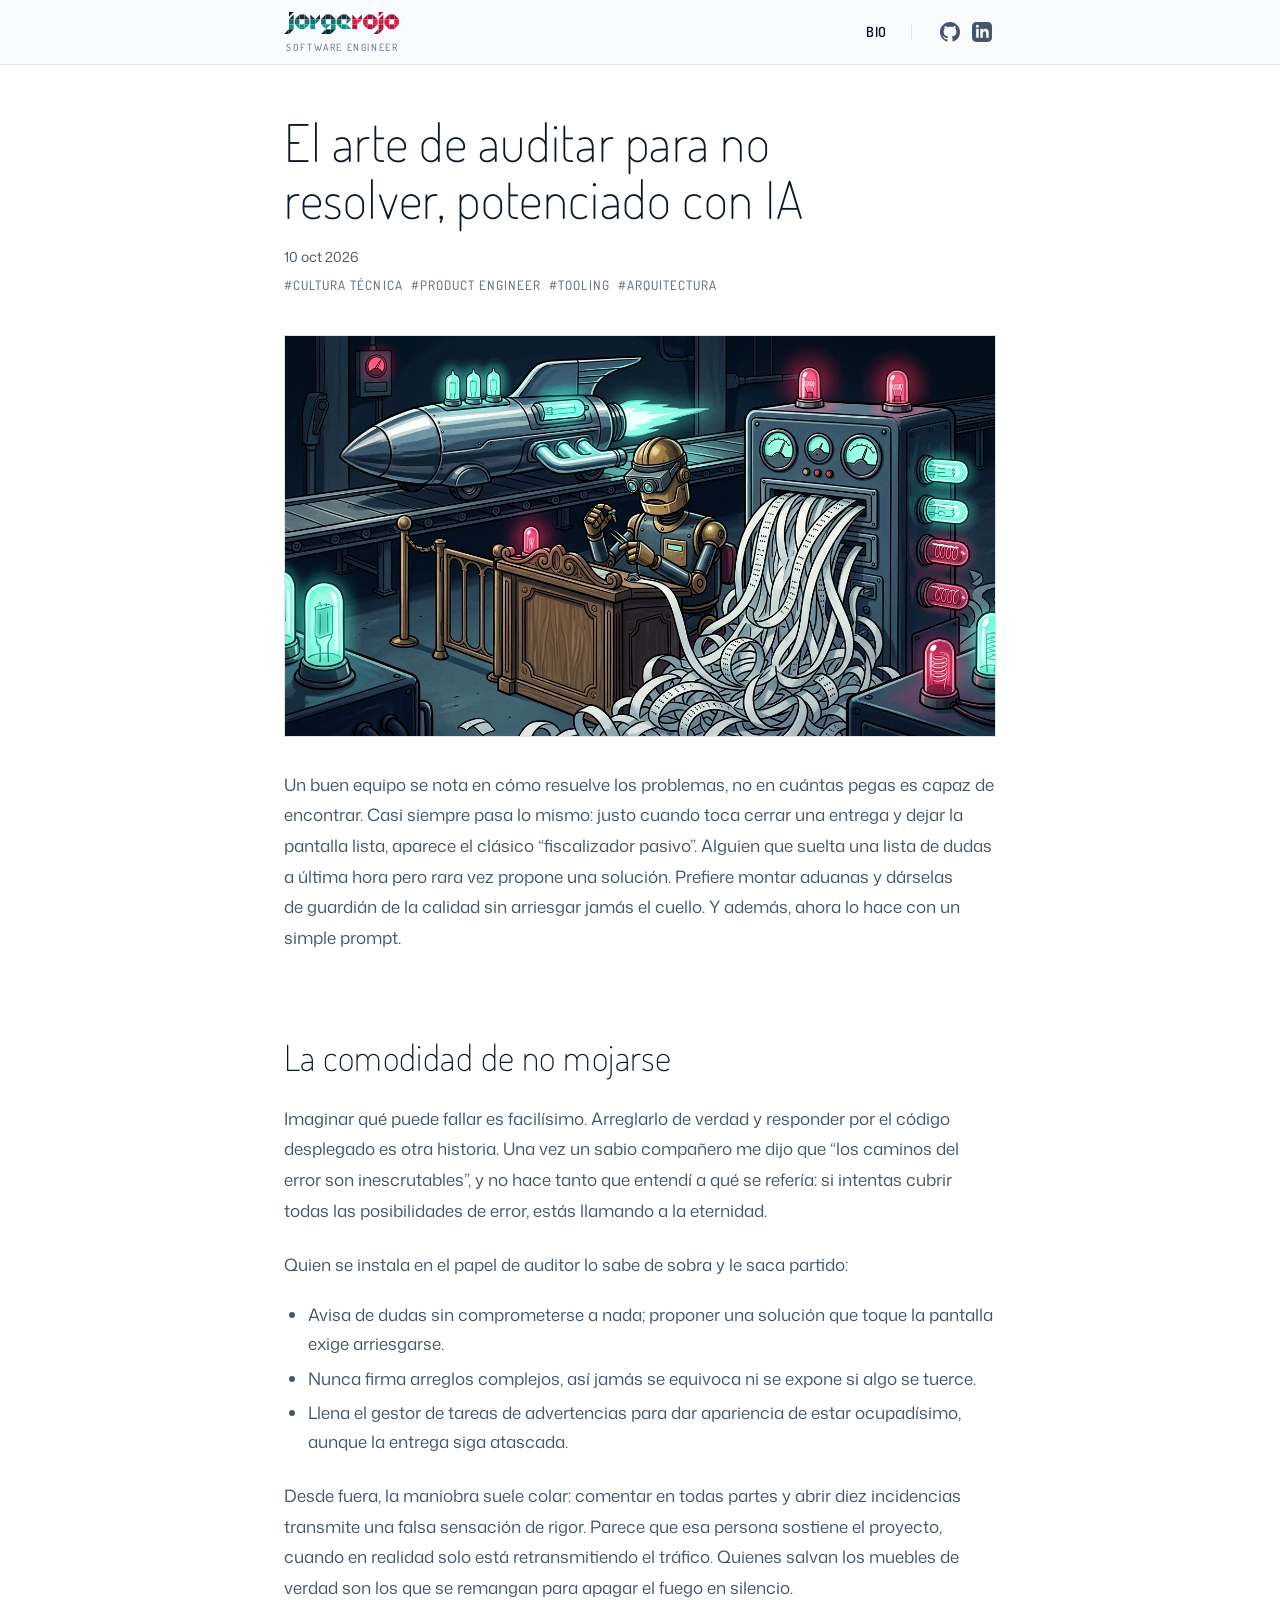
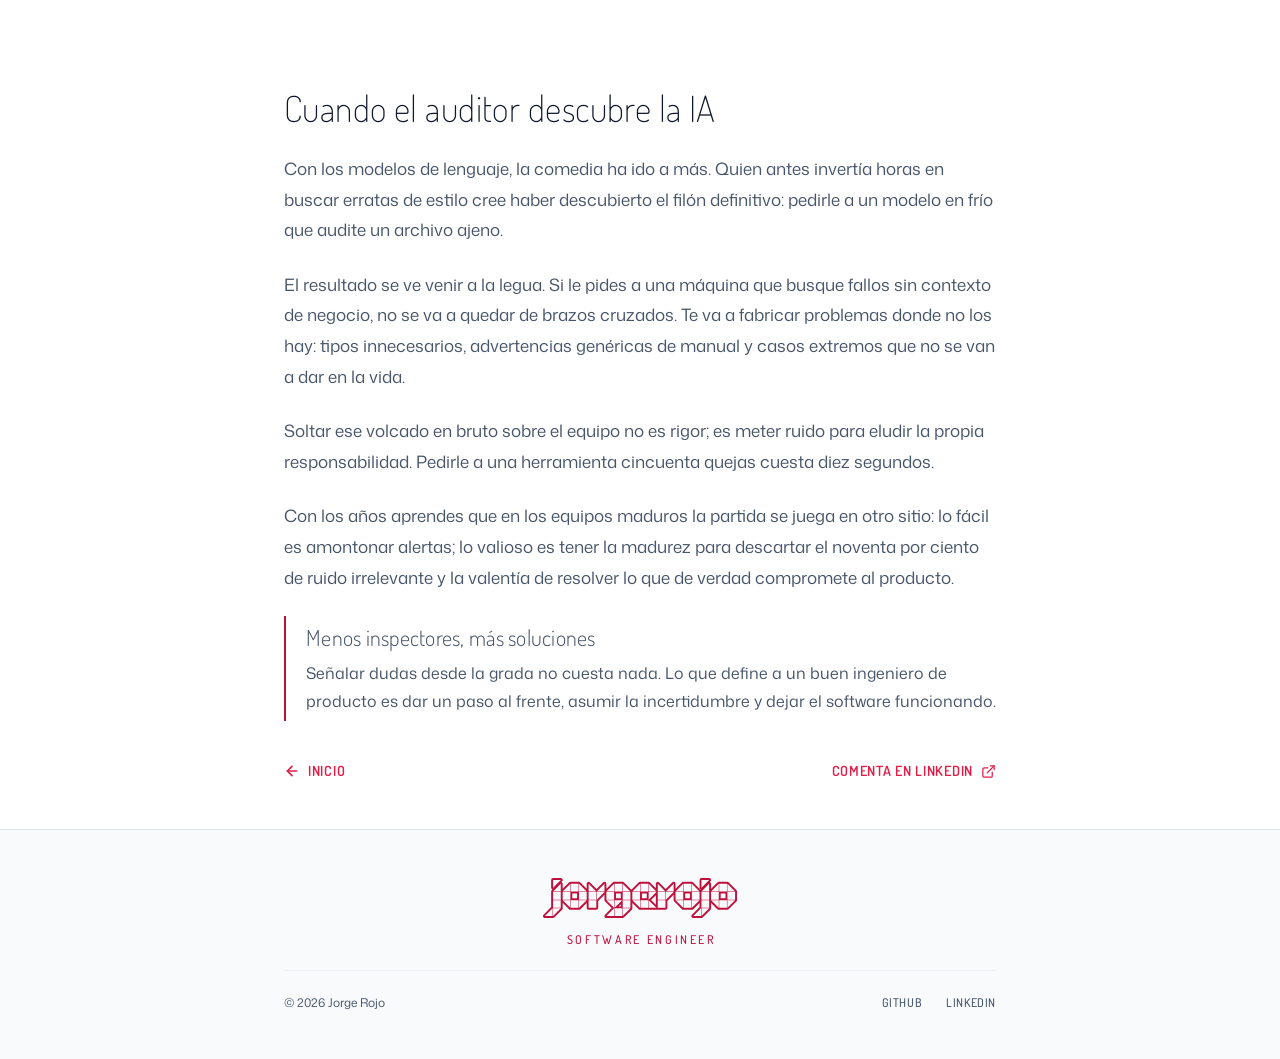
<file: blog/el-arte-de-auditar-para-no-resolver/index.html>
<!DOCTYPE html><html lang="es" class="scroll-smooth"> <head><meta charset="utf-8"><meta name="viewport" content="width=device-width, initial-scale=1"><meta name="color-scheme" content="light dark"><link rel="icon" type="image/svg+xml" href="/favicon.svg"><link rel="shortcut icon" href="/favicon.ico"><link rel="canonical" href="https://www.jorgerojo.com/blog/el-arte-de-auditar-para-no-resolver/"><meta name="generator" content="Astro v7.3.5"><!-- Preload Critical Fonts (Eliminate FOUT & Typography Popping) --><link rel="preload" href="/fonts/dosis-latin-wght-normal.woff2" as="font" type="font/woff2" crossorigin><link rel="preload" href="/fonts/mona-sans-latin-wght-normal.woff2" as="font" type="font/woff2" crossorigin><title>El arte de auditar para no resolver, potenciado con IA | Jorge Rojo</title><meta name="description" content="Generar listas de pegas con un prompt cuesta diez segundos. Lo valioso de verdad es la madurez para descartar el ruido y la valentía para encontrar soluciones."><meta name="robots" content="index, follow, max-image-preview:large, max-snippet:-1, max-video-preview:-1"><!-- OpenGraph --><meta property="og:site_name" content="Jorge Rojo"><meta property="og:locale" content="es_ES"><meta property="og:title" content="El arte de auditar para no resolver, potenciado con IA"><meta property="og:description" content="Generar listas de pegas con un prompt cuesta diez segundos. Lo valioso de verdad es la madurez para descartar el ruido y la valentía para encontrar soluciones."><meta property="og:url" content="https://www.jorgerojo.com/blog/el-arte-de-auditar-para-no-resolver/"><meta property="og:type" content="article"><meta property="og:image" content="https://www.jorgerojo.com/images/posts/el-arte-de-auditar-para-no-resolver.webp"><meta property="article:published_time" content="2026-10-10T00:00:00.000Z"><!-- Twitter Card --><meta name="twitter:card" content="summary_large_image"><meta name="twitter:title" content="El arte de auditar para no resolver, potenciado con IA"><meta name="twitter:description" content="Generar listas de pegas con un prompt cuesta diez segundos. Lo valioso de verdad es la madurez para descartar el ruido y la valentía para encontrar soluciones."><meta name="twitter:image" content="https://www.jorgerojo.com/images/posts/el-arte-de-auditar-para-no-resolver.webp"><!-- AI / LLM Contextual Discovery --><link rel="alternate" type="text/plain" href="/llms.txt" title="LLMs.txt"><link rel="alternate" type="text/plain" href="/llm-el-arte-de-auditar-para-no-resolver.txt" title="El arte de auditar para no resolver, potenciado con IA (LLM Text)"><!-- Schema.org JSON-LD (Graph) --><script type="application/ld+json">{"@context":"https://schema.org","@graph":[{"@type":"Person","@id":"https://www.jorgerojo.com/#jorge-rojo","name":"Jorge Rojo","jobTitle":"Software Engineer","url":"https://www.jorgerojo.com","image":"https://www.jorgerojo.com/images/jorge-rojo.webp","sameAs":["https://www.linkedin.com/in/jorge-rojo/","https://github.com/JorgeRojo"],"knowsAbout":["Software Engineering","Software Architecture","AI Agents","Application Security","Web Performance","TypeScript","Full-Stack Development"]},{"@type":"WebSite","@id":"https://www.jorgerojo.com/#website","url":"https://www.jorgerojo.com","name":"Jorge Rojo | Software Engineer","description":"Reflexiones sobre la industria del software y las realidades que asoman con el cambio de paradigma tecnológico.","inLanguage":"es","publisher":{"@id":"https://www.jorgerojo.com/#jorge-rojo"}},{"@type":"BlogPosting","@id":"https://www.jorgerojo.com/blog/el-arte-de-auditar-para-no-resolver/#article","headline":"El arte de auditar para no resolver, potenciado con IA","description":"Generar listas de pegas con un prompt cuesta diez segundos. Lo valioso de verdad es la madurez para descartar el ruido y la valentía para encontrar soluciones.","image":"https://www.jorgerojo.com/images/posts/el-arte-de-auditar-para-no-resolver.webp","datePublished":"2026-10-10T00:00:00.000Z","dateModified":"2026-10-10T00:00:00.000Z","inLanguage":"es","mainEntityOfPage":{"@type":"WebPage","@id":"https://www.jorgerojo.com/blog/el-arte-de-auditar-para-no-resolver/"},"author":{"@type":"Person","@id":"https://www.jorgerojo.com/#jorge-rojo","name":"Jorge Rojo","url":"https://www.jorgerojo.com"},"publisher":{"@type":"Person","@id":"https://www.jorgerojo.com/#jorge-rojo","name":"Jorge Rojo","url":"https://www.jorgerojo.com"}},{"@type":"BreadcrumbList","@id":"https://www.jorgerojo.com/blog/el-arte-de-auditar-para-no-resolver/#breadcrumb","itemListElement":[{"@type":"ListItem","position":1,"name":"Inicio","item":"https://www.jorgerojo.com"},{"@type":"ListItem","position":2,"name":"Blog","item":"https://www.jorgerojo.com/"},{"@type":"ListItem","position":3,"name":"El arte de auditar para no resolver, potenciado con IA","item":"https://www.jorgerojo.com/blog/el-arte-de-auditar-para-no-resolver/"}]}]}</script><link rel="stylesheet" href="/_astro/BaseLayout.C5kGf8DI.css"><script type="module" src="/_astro/page.CMFgH77u.js"></script></head> <body class="bg-canvas-base text-snow min-h-screen flex flex-col selection:bg-action-berry selection:text-white antialiased overflow-x-clip"> <!-- Enlace de salto accesible (WCAG 2.4.1 Bypass Blocks) --><a href="#main-content" class="sr-only focus:not-sr-only focus:fixed focus:top-4 focus:left-4 focus:z-[100] focus:px-4 focus:py-2 focus:bg-action-berry focus:text-white focus:font-semibold focus:shadow-lg focus:outline-none focus:ring-2 focus:ring-snow font-heading tracking-wider">
Saltar al contenido principal
</a> <header id="site-header" class="site-header w-full border-b border-border-subtle bg-canvas-deep/80 backdrop-blur-md sticky top-0 z-50" data-astro-cid-nen7h5rs> <div class="site-header-inner max-w-[760px] mx-auto px-4 sm:px-6 relative h-16" data-astro-cid-nen7h5rs> <!-- Brand / Variant 05 SVG Logo (Único acceso a Inicio) --><a href="/" class="site-header-brand flex flex-col justify-center items-center hover:opacity-90 py-1" aria-label="Jorge Rojo - Inicio" title="Ir a la portada de Jorge Rojo | Software Engineer" data-astro-cid-nen7h5rs> <img src="/logo-jorge-rojo.svg" alt="Jorge Rojo" width="115" height="22" class="site-header-logo w-[104.5px] h-5 sm:w-[115px] sm:h-[22px] block" data-astro-cid-nen7h5rs> <span class="site-header-role text-[9.5px] sm:text-[10px] font-heading font-medium tracking-[0.16em] uppercase text-snow-muted/75 mt-1.5 sm:mt-2 leading-none text-center block whitespace-nowrap" data-astro-cid-nen7h5rs> Software Engineer </span> </a> <!-- Navigation (About + Social Icons) --> <nav class="site-header-nav flex items-center gap-5 text-sm font-semibold font-heading tracking-wider" aria-label="Navegación principal" data-astro-cid-nen7h5rs> <a href="/sobre-mi" class="transition-colors text-snow hover:text-bright-rose" aria-label="Bio: perfil profesional y principios de ingeniería" title="Perfil profesional, criterio técnico y principios de ingeniería" data-astro-cid-nen7h5rs>
BIO
</a> <div class="h-4 w-px bg-border-subtle mx-1" aria-hidden="true" role="separator" data-astro-cid-nen7h5rs></div> <nav class="flex items-center gap-1 " aria-label="Perfiles sociales en cabecera"> <a href="https://github.com/JorgeRojo" target="_blank" rel="noopener noreferrer" aria-label="Perfil de GitHub de Jorge Rojo (abre en nueva pestaña)" title="Perfil de GitHub de Jorge Rojo (se abre en nueva pestaña)" class="text-snow-muted hover:text-bright-rose transition-colors p-1"> <svg aria-hidden="true" focusable="false" width="20" height="20" class="w-5 h-5 fill-current" viewBox="0 0 24 24"> <path d="M12 0C5.37 0 0 5.37 0 12c0 5.31 3.435 9.795 8.205 11.385.6.105.825-.255.825-.57 0-.285-.015-1.23-.015-2.235-3.015.555-3.795-.735-4.035-1.41-.135-.345-.72-1.41-1.23-1.695-.42-.225-1.02-.78-.015-.795.945-.015 1.62.87 1.845 1.23 1.08 1.815 2.805 1.305 3.495.99.105-.78.42-1.305.765-1.605-2.67-.3-5.46-1.335-5.46-5.925 0-1.305.465-2.385 1.23-3.225-.12-.3-.54-1.53.12-3.18 0 0 1.005-.315 3.3 1.23.96-.27 1.98-.405 3-.405s2.04.135 3 .405c2.295-1.56 3.3-1.23 3.3-1.23.66 1.65.24 2.88.12 3.18.765.84 1.23 1.905 1.23 3.225 0 4.605-2.805 5.625-5.475 5.925.435.375.81 1.095.81 2.22 0 1.605-.015 2.895-.015 3.3 0 .315.225.69.825.57A12.02 12.02 0 0024 12c0-6.63-5.37-12-12-12z"></path> </svg> </a><a href="https://www.linkedin.com/in/jorge-rojo/" target="_blank" rel="noopener noreferrer" aria-label="Perfil de LinkedIn de Jorge Rojo (abre en nueva pestaña)" title="Perfil de LinkedIn de Jorge Rojo (se abre en nueva pestaña)" class="text-snow-muted hover:text-bright-rose transition-colors p-1"> <svg aria-hidden="true" focusable="false" width="20" height="20" class="w-5 h-5 fill-current" viewBox="0 0 24 24"> <path d="M19 0h-14c-2.761 0-5 2.239-5 5v14c0 2.761 2.239 5 5 5h14c2.762 0 5-2.239 5-5v-14c0-2.761-2.238-5-5-5zm-11 19h-3v-11h3v11zm-1.5-12.268c-.966 0-1.75-.79-1.75-1.764s.784-1.764 1.75-1.764 1.75.79 1.75 1.764-.783 1.764-1.75 1.764zm13.5 12.268h-3v-5.604c0-3.368-4-3.113-4 0v5.604h-3v-11h3v1.765c1.396-2.586 7-2.777 7 2.476v6.759z"></path> </svg> </a> </nav> </nav> </div> </header>  <script>
  (() => {
    // Si el navegador soporta ScrollTimeline nativo en JS y CSS (Chromium 115+)
    if (typeof ScrollTimeline !== 'undefined' && typeof CSS !== 'undefined' && CSS.supports && CSS.supports('animation-timeline', 'scroll()')) {
      return;
    }
    const header = document.getElementById('site-header');
    if (!header) return;
    let isScrolled = false;
    const onScroll = () => {
      const y = window.scrollY;
      if (!isScrolled && y > 60) {
        isScrolled = true;
        header.classList.add('is-scrolled');
      } else if (isScrolled && y < 20) {
        isScrolled = false;
        header.classList.remove('is-scrolled');
      }
    };
    window.addEventListener('scroll', onScroll, { passive: true });
    onScroll();
  })();
</script> <main id="main-content" class="w-full max-w-[760px] mx-auto px-4 sm:px-6 py-8 sm:py-12 flex-grow">  <article class="w-full" aria-labelledby="article-title"> <!-- Header del Post --><header class="mb-8 sm:mb-10"> <h1 id="article-title" class="text-[2.25rem] sm:text-[2.85rem] lg:text-[3.25rem] font-extralight tracking-[0.012em] leading-[1.1] text-snow mb-4 sm:mb-5 text-balance normal-case"> El arte de auditar para no resolver, potenciado con IA </h1> <div class="flex flex-col gap-2 text-[13px] sm:text-sm text-snow-muted font-normal "> <time datetime="2026-10-10T00:00:00.000Z" class="whitespace-nowrap">10 oct 2026</time> <ul class="flex flex-wrap items-center gap-2 list-none p-0 m-0 " aria-label="Etiquetas del artículo"> <li> <span class="text-xs sm:text-[13px] font-heading font-medium tracking-[0.08em] uppercase text-snow-muted/80 whitespace-nowrap">
#Cultura Técnica </span> </li><li> <span class="text-xs sm:text-[13px] font-heading font-medium tracking-[0.08em] uppercase text-snow-muted/80 whitespace-nowrap">
#Product Engineer </span> </li><li> <span class="text-xs sm:text-[13px] font-heading font-medium tracking-[0.08em] uppercase text-snow-muted/80 whitespace-nowrap">
#Tooling </span> </li><li> <span class="text-xs sm:text-[13px] font-heading font-medium tracking-[0.08em] uppercase text-snow-muted/80 whitespace-nowrap">
#Arquitectura </span> </li> </ul> </div> </header> <!-- Imagen de cabecera retro minimalista --> <figure class="mb-8 overflow-hidden border border-border-subtle bg-canvas-deep "> <img src="/images/posts/el-arte-de-auditar-para-no-resolver.webp" alt="Ilustración del artículo: El arte de auditar para no resolver, potenciado con IA" width="760" height="428" class="w-full aspect-[16/9] object-cover filter contrast-105" loading="eager"> <figcaption class="sr-only">Ilustración del artículo: El arte de auditar para no resolver, potenciado con IA</figcaption> </figure> <!-- Markdown Prose Body (Adaptable a Dark / Light) --> <div class="prose-editorial"> <p>Un buen equipo se nota en cómo resuelve los problemas, no en cuántas pegas es capaz de encontrar. Casi siempre pasa lo mismo: justo cuando toca cerrar una entrega y dejar la pantalla lista, aparece el clásico “fiscalizador pasivo”. Alguien que suelta una lista de dudas a última hora pero rara vez propone una solución. Prefiere montar aduanas y dárselas de guardián de la calidad sin arriesgar jamás el cuello. Y además, ahora lo hace con un simple prompt.</p>
<h2 id="la-comodidad-de-no-mojarse">La comodidad de no mojarse</h2>
<p>Imaginar qué puede fallar es facilísimo. Arreglarlo de verdad y responder por el código desplegado es otra historia. Una vez un sabio compañero me dijo que “los caminos del error son inescrutables”, y no hace tanto que entendí a qué se refería: si intentas cubrir todas las posibilidades de error, estás llamando a la eternidad.</p>
<p>Quien se instala en el papel de auditor lo sabe de sobra y le saca partido:</p>
<ul>
<li>Avisa de dudas sin comprometerse a nada; proponer una solución que toque la pantalla exige arriesgarse.</li>
<li>Nunca firma arreglos complejos, así jamás se equivoca ni se expone si algo se tuerce.</li>
<li>Llena el gestor de tareas de advertencias para dar apariencia de estar ocupadísimo, aunque la entrega siga atascada.</li>
</ul>
<p>Desde fuera, la maniobra suele colar: comentar en todas partes y abrir diez incidencias transmite una falsa sensación de rigor. Parece que esa persona sostiene el proyecto, cuando en realidad solo está retransmitiendo el tráfico. Quienes salvan los muebles de verdad son los que se remangan para apagar el fuego en silencio.</p>
<h2 id="cuando-el-auditor-descubre-la-ia">Cuando el auditor descubre la IA</h2>
<p>Con los modelos de lenguaje, la comedia ha ido a más. Quien antes invertía horas en buscar erratas de estilo cree haber descubierto el filón definitivo: pedirle a un modelo en frío que audite un archivo ajeno.</p>
<p>El resultado se ve venir a la legua. Si le pides a una máquina que busque fallos sin contexto de negocio, no se va a quedar de brazos cruzados. Te va a fabricar problemas donde no los hay: tipos innecesarios, advertencias genéricas de manual y casos extremos que no se van a dar en la vida.</p>
<p>Soltar ese volcado en bruto sobre el equipo no es rigor; es meter ruido para eludir la propia responsabilidad. Pedirle a una herramienta cincuenta quejas cuesta diez segundos.</p>
<p>Con los años aprendes que en los equipos maduros la partida se juega en otro sitio: lo fácil es amontonar alertas; lo valioso es tener la madurez para descartar el noventa por ciento de ruido irrelevante y la valentía de resolver lo que de verdad compromete al producto.</p>
<aside class="border-l-2 border-action-berry pl-4 sm:pl-5 py-1.5 my-8 not-prose" aria-label="Menos inspectores, más soluciones"> <h3 class="text-snow font-light text-xl sm:text-[1.375rem] mb-2 tracking-[0.012em] text-balance normal-case font-heading leading-snug"> Menos inspectores, más soluciones </h3> <div class="text-snow-muted text-[15px] sm:text-base leading-[1.72] text-pretty"> <p>Señalar dudas desde la grada no cuesta nada. Lo que define a un buen ingeniero de producto es dar un paso al frente, asumir la incertidumbre y dejar el software funcionando.</p> </div> </aside> </div> <!-- Pie del post con enlace INICIO y enlace a LinkedIn --> <footer class="mt-8 sm:mt-10 flex flex-wrap items-center justify-between gap-4"> <a href="/" class="inline-flex items-center gap-2 text-xs sm:text-sm font-semibold uppercase tracking-wider text-bright-rose hover:text-action-hover transition-colors focus:outline-none focus-visible:underline font-heading whitespace-nowrap" aria-label="Ir a la página de inicio del blog" title="Volver a la portada de Jorge Rojo | Software Engineer"> <svg aria-hidden="true" focusable="false" width="16" height="16" viewBox="0 0 24 24" fill="none" stroke="currentColor" stroke-width="2.5" stroke-linecap="round" stroke-linejoin="round"> <line x1="19" y1="12" x2="5" y2="12"></line> <polyline points="12 19 5 12 12 5"></polyline> </svg> <span>INICIO</span> </a> <a href="https://www.linkedin.com/feed/update/urn:li:activity:7514613428003610624" target="_blank" rel="noopener noreferrer" class="inline-flex items-center gap-2 text-xs sm:text-sm font-semibold uppercase tracking-wider text-bright-rose hover:text-action-hover transition-colors focus:outline-none focus-visible:underline font-heading whitespace-nowrap" aria-label="Comentar este artículo en LinkedIn (abre en nueva pestaña)" title="Abrir conversación de este artículo en LinkedIn (se abre en nueva pestaña)"> <span>COMENTA EN LINKEDIN</span> <svg aria-hidden="true" focusable="false" width="15" height="15" viewBox="0 0 24 24" fill="none" stroke="currentColor" stroke-width="2" stroke-linecap="round" stroke-linejoin="round"> <path d="M18 13v6a2 2 0 0 1-2 2H5a2 2 0 0 1-2-2V8a2 2 0 0 1 2-2h6"></path> <polyline points="15 3 21 3 21 9"></polyline> <line x1="10" y1="14" x2="21" y2="3"></line> </svg> </a> </footer> </article>  </main> <footer class="mt-auto border-t border-border-subtle bg-canvas-deep py-10 sm:py-12 text-xs text-snow-muted" data-astro-cid-jo6i4kqk> <div class="max-w-[760px] mx-auto px-4 sm:px-6 flex flex-col items-center justify-center gap-6" data-astro-cid-jo6i4kqk> <!-- Centered Brand: Logo 2 (+65% vs header, +10% escala) + Software Engineer en color del logo y espaciado --><a href="/" class="flex flex-col items-center justify-center hover:opacity-90 transition-opacity" aria-label="Jorge Rojo - Inicio" title="Volver a la portada de Jorge Rojo | Software Engineer" data-astro-cid-jo6i4kqk> <img src="/logo-jorge-rojo-2.svg" alt="Jorge Rojo" width="195" height="40" class="h-[33px] w-[160.5px] sm:h-[40px] sm:w-[194.5px] block footer-brand-logo" data-astro-cid-jo6i4kqk> <span class="text-[11px] sm:text-xs font-heading font-medium tracking-[0.22em] mr-[-0.22em] uppercase text-brand-logo mt-3.5 sm:mt-4 leading-none text-center whitespace-nowrap" data-astro-cid-jo6i4kqk> Software Engineer </span> </a> <!-- Footer Meta: Copyright & Redes sociales --> <div class="w-full flex flex-col sm:flex-row items-center justify-between gap-4 pt-6 border-t border-border-subtle/40 text-[11px] sm:text-xs" data-astro-cid-jo6i4kqk> <span data-astro-cid-jo6i4kqk>© 2026 Jorge Rojo</span> <nav class="flex items-center gap-6 font-heading font-medium tracking-wider" aria-label="Perfiles sociales en pie de página"> <a href="https://github.com/JorgeRojo" target="_blank" rel="noopener noreferrer" aria-label="Perfil de GitHub de Jorge Rojo (abre en nueva pestaña)" title="Perfil de GitHub de Jorge Rojo (se abre en nueva pestaña)" class="hover:text-bright-rose transition-colors"> <span class="whitespace-nowrap">GitHub</span> </a><a href="https://www.linkedin.com/in/jorge-rojo/" target="_blank" rel="noopener noreferrer" aria-label="Perfil de LinkedIn de Jorge Rojo (abre en nueva pestaña)" title="Perfil de LinkedIn de Jorge Rojo (se abre en nueva pestaña)" class="hover:text-bright-rose transition-colors"> <span class="whitespace-nowrap">LinkedIn</span> </a> </nav> </div> </div> </footer> <!-- Cloudflare Web Analytics --> <script type="module" src="https://static.cloudflareinsights.com/beacon.min.js" data-cf-beacon="{&quot;token&quot;: &quot;a482876f82164b0392340a3fcb94eeef&quot;}"></script><!-- End Cloudflare Web Analytics --> </body> </html>
</file>
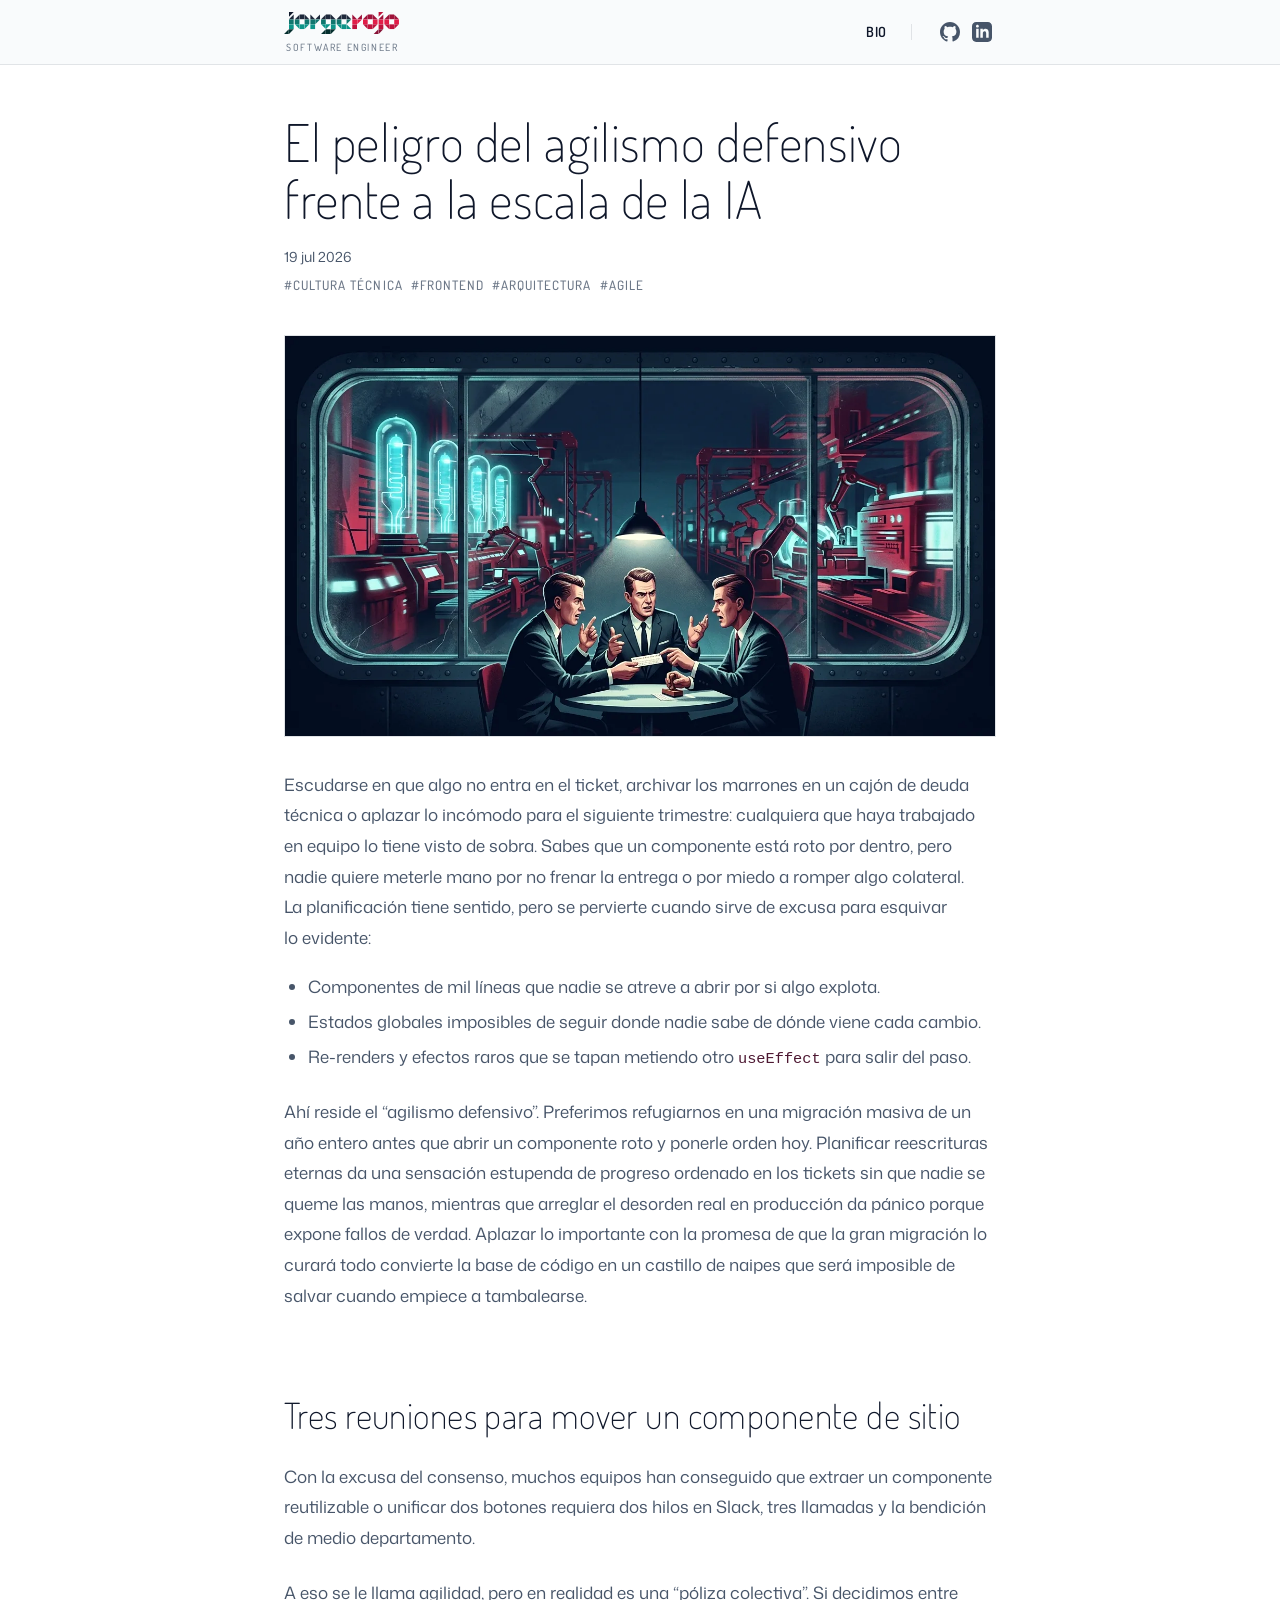
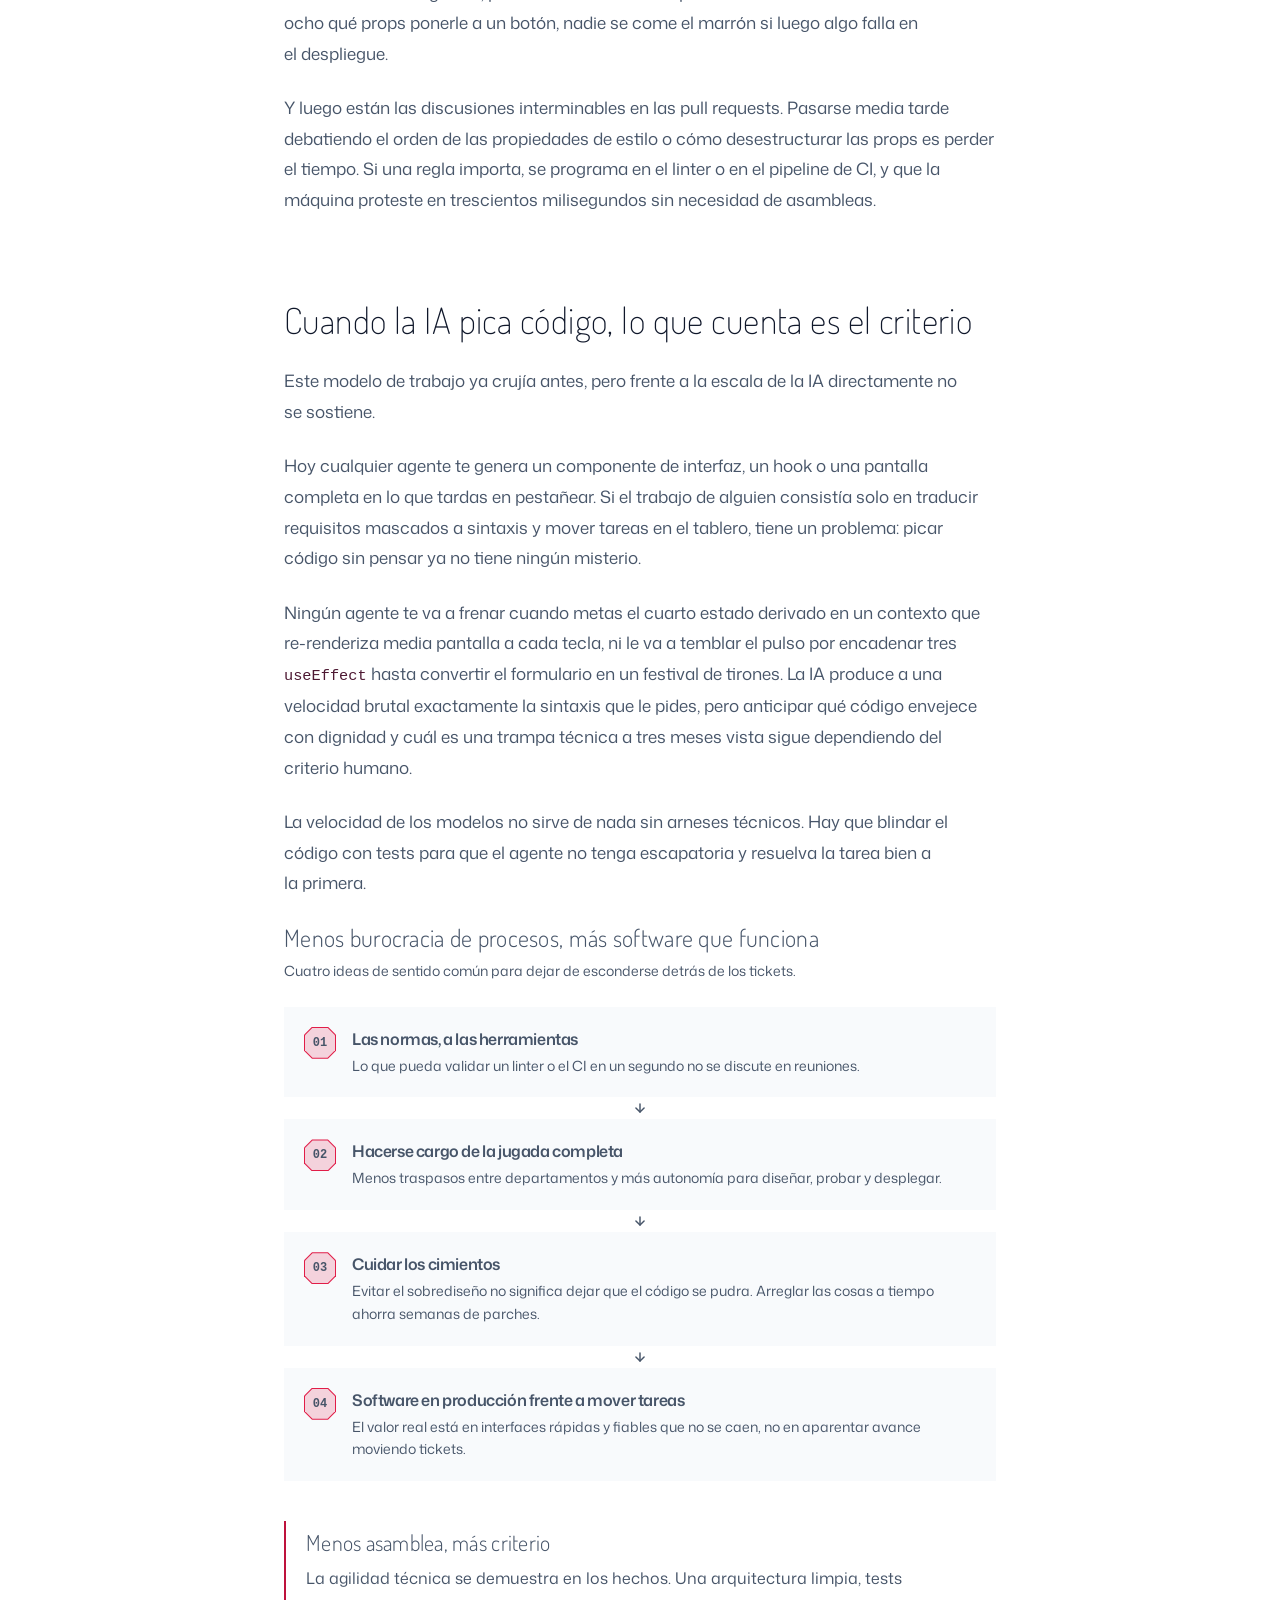
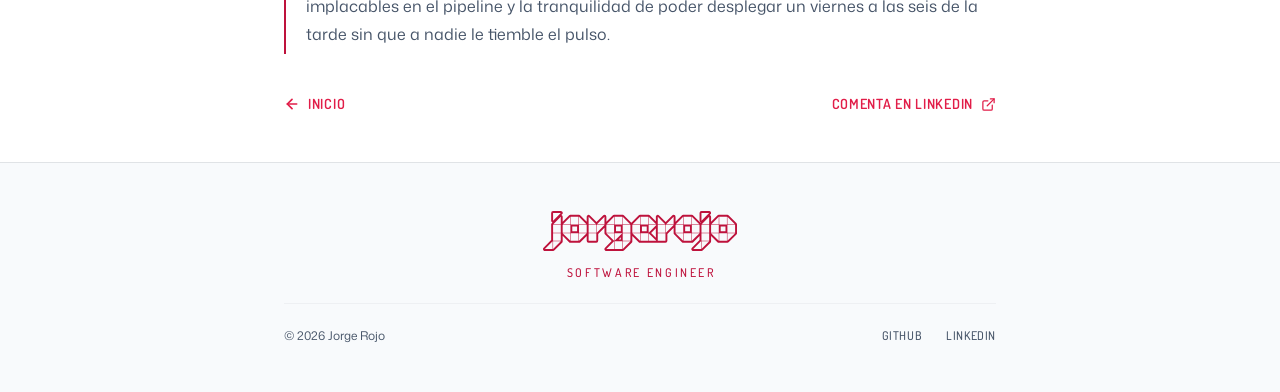
<file: blog/el-peligro-del-agilismo-defensivo/index.html>
<!DOCTYPE html><html lang="es" class="scroll-smooth"> <head><meta charset="utf-8"><meta name="viewport" content="width=device-width, initial-scale=1"><meta name="color-scheme" content="light dark"><link rel="icon" type="image/svg+xml" href="/favicon.svg"><link rel="shortcut icon" href="/favicon.ico"><link rel="canonical" href="https://www.jorgerojo.com/blog/el-peligro-del-agilismo-defensivo/"><meta name="generator" content="Astro v7.3.5"><!-- Preload Critical Fonts (Eliminate FOUT & Typography Popping) --><link rel="preload" href="/fonts/dosis-latin-wght-normal.woff2" as="font" type="font/woff2" crossorigin><link rel="preload" href="/fonts/mona-sans-latin-wght-normal.woff2" as="font" type="font/woff2" crossorigin><title>El peligro del agilismo defensivo frente a la escala de la IA | Jorge Rojo</title><meta name="description" content="Dejar que la interfaz se llene de parches para no frenar la entrega no es agilidad, es miedo a tocar el código."><meta name="robots" content="index, follow, max-image-preview:large, max-snippet:-1, max-video-preview:-1"><!-- OpenGraph --><meta property="og:site_name" content="Jorge Rojo"><meta property="og:locale" content="es_ES"><meta property="og:title" content="El peligro del agilismo defensivo frente a la escala de la IA"><meta property="og:description" content="Dejar que la interfaz se llene de parches para no frenar la entrega no es agilidad, es miedo a tocar el código."><meta property="og:url" content="https://www.jorgerojo.com/blog/el-peligro-del-agilismo-defensivo/"><meta property="og:type" content="article"><meta property="og:image" content="https://www.jorgerojo.com/images/posts/el-peligro-del-agilismo-defensivo.webp"><meta property="article:published_time" content="2026-07-19T00:00:00.000Z"><!-- Twitter Card --><meta name="twitter:card" content="summary_large_image"><meta name="twitter:title" content="El peligro del agilismo defensivo frente a la escala de la IA"><meta name="twitter:description" content="Dejar que la interfaz se llene de parches para no frenar la entrega no es agilidad, es miedo a tocar el código."><meta name="twitter:image" content="https://www.jorgerojo.com/images/posts/el-peligro-del-agilismo-defensivo.webp"><!-- AI / LLM Contextual Discovery --><link rel="alternate" type="text/plain" href="/llms.txt" title="LLMs.txt"><link rel="alternate" type="text/plain" href="/llm-el-peligro-del-agilismo-defensivo.txt" title="El peligro del agilismo defensivo frente a la escala de la IA (LLM Text)"><!-- Schema.org JSON-LD (Graph) --><script type="application/ld+json">{"@context":"https://schema.org","@graph":[{"@type":"Person","@id":"https://www.jorgerojo.com/#jorge-rojo","name":"Jorge Rojo","jobTitle":"Software Engineer","url":"https://www.jorgerojo.com","image":"https://www.jorgerojo.com/images/jorge-rojo.webp","sameAs":["https://www.linkedin.com/in/jorge-rojo/","https://github.com/JorgeRojo"],"knowsAbout":["Software Engineering","Software Architecture","AI Agents","Application Security","Web Performance","TypeScript","Full-Stack Development"]},{"@type":"WebSite","@id":"https://www.jorgerojo.com/#website","url":"https://www.jorgerojo.com","name":"Jorge Rojo | Software Engineer","description":"Reflexiones sobre la industria del software y las realidades que asoman con el cambio de paradigma tecnológico.","inLanguage":"es","publisher":{"@id":"https://www.jorgerojo.com/#jorge-rojo"}},{"@type":"BlogPosting","@id":"https://www.jorgerojo.com/blog/el-peligro-del-agilismo-defensivo/#article","headline":"El peligro del agilismo defensivo frente a la escala de la IA","description":"Dejar que la interfaz se llene de parches para no frenar la entrega no es agilidad, es miedo a tocar el código.","image":"https://www.jorgerojo.com/images/posts/el-peligro-del-agilismo-defensivo.webp","datePublished":"2026-07-19T00:00:00.000Z","dateModified":"2026-07-19T00:00:00.000Z","inLanguage":"es","mainEntityOfPage":{"@type":"WebPage","@id":"https://www.jorgerojo.com/blog/el-peligro-del-agilismo-defensivo/"},"author":{"@type":"Person","@id":"https://www.jorgerojo.com/#jorge-rojo","name":"Jorge Rojo","url":"https://www.jorgerojo.com"},"publisher":{"@type":"Person","@id":"https://www.jorgerojo.com/#jorge-rojo","name":"Jorge Rojo","url":"https://www.jorgerojo.com"}},{"@type":"BreadcrumbList","@id":"https://www.jorgerojo.com/blog/el-peligro-del-agilismo-defensivo/#breadcrumb","itemListElement":[{"@type":"ListItem","position":1,"name":"Inicio","item":"https://www.jorgerojo.com"},{"@type":"ListItem","position":2,"name":"Blog","item":"https://www.jorgerojo.com/"},{"@type":"ListItem","position":3,"name":"El peligro del agilismo defensivo frente a la escala de la IA","item":"https://www.jorgerojo.com/blog/el-peligro-del-agilismo-defensivo/"}]}]}</script><link rel="stylesheet" href="/_astro/BaseLayout.C5kGf8DI.css"><script type="module" src="/_astro/page.CMFgH77u.js"></script><style>ol[data-astro-cid-helxtmlv],ul[data-astro-cid-helxtmlv],li[data-astro-cid-helxtmlv]{list-style:none!important}ol[data-astro-cid-helxtmlv],ul[data-astro-cid-helxtmlv]{margin:0!important;padding-left:0!important}li[data-astro-cid-helxtmlv]{margin:0!important;padding:0!important}
</style></head> <body class="bg-canvas-base text-snow min-h-screen flex flex-col selection:bg-action-berry selection:text-white antialiased overflow-x-clip"> <!-- Enlace de salto accesible (WCAG 2.4.1 Bypass Blocks) --><a href="#main-content" class="sr-only focus:not-sr-only focus:fixed focus:top-4 focus:left-4 focus:z-[100] focus:px-4 focus:py-2 focus:bg-action-berry focus:text-white focus:font-semibold focus:shadow-lg focus:outline-none focus:ring-2 focus:ring-snow font-heading tracking-wider">
Saltar al contenido principal
</a> <header id="site-header" class="site-header w-full border-b border-border-subtle bg-canvas-deep/80 backdrop-blur-md sticky top-0 z-50" data-astro-cid-nen7h5rs> <div class="site-header-inner max-w-[760px] mx-auto px-4 sm:px-6 relative h-16" data-astro-cid-nen7h5rs> <!-- Brand / Variant 05 SVG Logo (Único acceso a Inicio) --><a href="/" class="site-header-brand flex flex-col justify-center items-center hover:opacity-90 py-1" aria-label="Jorge Rojo - Inicio" title="Ir a la portada de Jorge Rojo | Software Engineer" data-astro-cid-nen7h5rs> <img src="/logo-jorge-rojo.svg" alt="Jorge Rojo" width="115" height="22" class="site-header-logo w-[104.5px] h-5 sm:w-[115px] sm:h-[22px] block" data-astro-cid-nen7h5rs> <span class="site-header-role text-[9.5px] sm:text-[10px] font-heading font-medium tracking-[0.16em] uppercase text-snow-muted/75 mt-1.5 sm:mt-2 leading-none text-center block whitespace-nowrap" data-astro-cid-nen7h5rs> Software Engineer </span> </a> <!-- Navigation (About + Social Icons) --> <nav class="site-header-nav flex items-center gap-5 text-sm font-semibold font-heading tracking-wider" aria-label="Navegación principal" data-astro-cid-nen7h5rs> <a href="/sobre-mi" class="transition-colors text-snow hover:text-bright-rose" aria-label="Bio: perfil profesional y principios de ingeniería" title="Perfil profesional, criterio técnico y principios de ingeniería" data-astro-cid-nen7h5rs>
BIO
</a> <div class="h-4 w-px bg-border-subtle mx-1" aria-hidden="true" role="separator" data-astro-cid-nen7h5rs></div> <nav class="flex items-center gap-1 " aria-label="Perfiles sociales en cabecera"> <a href="https://github.com/JorgeRojo" target="_blank" rel="noopener noreferrer" aria-label="Perfil de GitHub de Jorge Rojo (abre en nueva pestaña)" title="Perfil de GitHub de Jorge Rojo (se abre en nueva pestaña)" class="text-snow-muted hover:text-bright-rose transition-colors p-1"> <svg aria-hidden="true" focusable="false" width="20" height="20" class="w-5 h-5 fill-current" viewBox="0 0 24 24"> <path d="M12 0C5.37 0 0 5.37 0 12c0 5.31 3.435 9.795 8.205 11.385.6.105.825-.255.825-.57 0-.285-.015-1.23-.015-2.235-3.015.555-3.795-.735-4.035-1.41-.135-.345-.72-1.41-1.23-1.695-.42-.225-1.02-.78-.015-.795.945-.015 1.62.87 1.845 1.23 1.08 1.815 2.805 1.305 3.495.99.105-.78.42-1.305.765-1.605-2.67-.3-5.46-1.335-5.46-5.925 0-1.305.465-2.385 1.23-3.225-.12-.3-.54-1.53.12-3.18 0 0 1.005-.315 3.3 1.23.96-.27 1.98-.405 3-.405s2.04.135 3 .405c2.295-1.56 3.3-1.23 3.3-1.23.66 1.65.24 2.88.12 3.18.765.84 1.23 1.905 1.23 3.225 0 4.605-2.805 5.625-5.475 5.925.435.375.81 1.095.81 2.22 0 1.605-.015 2.895-.015 3.3 0 .315.225.69.825.57A12.02 12.02 0 0024 12c0-6.63-5.37-12-12-12z"></path> </svg> </a><a href="https://www.linkedin.com/in/jorge-rojo/" target="_blank" rel="noopener noreferrer" aria-label="Perfil de LinkedIn de Jorge Rojo (abre en nueva pestaña)" title="Perfil de LinkedIn de Jorge Rojo (se abre en nueva pestaña)" class="text-snow-muted hover:text-bright-rose transition-colors p-1"> <svg aria-hidden="true" focusable="false" width="20" height="20" class="w-5 h-5 fill-current" viewBox="0 0 24 24"> <path d="M19 0h-14c-2.761 0-5 2.239-5 5v14c0 2.761 2.239 5 5 5h14c2.762 0 5-2.239 5-5v-14c0-2.761-2.238-5-5-5zm-11 19h-3v-11h3v11zm-1.5-12.268c-.966 0-1.75-.79-1.75-1.764s.784-1.764 1.75-1.764 1.75.79 1.75 1.764-.783 1.764-1.75 1.764zm13.5 12.268h-3v-5.604c0-3.368-4-3.113-4 0v5.604h-3v-11h3v1.765c1.396-2.586 7-2.777 7 2.476v6.759z"></path> </svg> </a> </nav> </nav> </div> </header>  <script>
  (() => {
    // Si el navegador soporta ScrollTimeline nativo en JS y CSS (Chromium 115+)
    if (typeof ScrollTimeline !== 'undefined' && typeof CSS !== 'undefined' && CSS.supports && CSS.supports('animation-timeline', 'scroll()')) {
      return;
    }
    const header = document.getElementById('site-header');
    if (!header) return;
    let isScrolled = false;
    const onScroll = () => {
      const y = window.scrollY;
      if (!isScrolled && y > 60) {
        isScrolled = true;
        header.classList.add('is-scrolled');
      } else if (isScrolled && y < 20) {
        isScrolled = false;
        header.classList.remove('is-scrolled');
      }
    };
    window.addEventListener('scroll', onScroll, { passive: true });
    onScroll();
  })();
</script> <main id="main-content" class="w-full max-w-[760px] mx-auto px-4 sm:px-6 py-8 sm:py-12 flex-grow">  <article class="w-full" aria-labelledby="article-title"> <!-- Header del Post --><header class="mb-8 sm:mb-10"> <h1 id="article-title" class="text-[2.25rem] sm:text-[2.85rem] lg:text-[3.25rem] font-extralight tracking-[0.012em] leading-[1.1] text-snow mb-4 sm:mb-5 text-balance normal-case"> El peligro del agilismo defensivo frente a la escala de la IA </h1> <div class="flex flex-col gap-2 text-[13px] sm:text-sm text-snow-muted font-normal "> <time datetime="2026-07-19T00:00:00.000Z" class="whitespace-nowrap">19 jul 2026</time> <ul class="flex flex-wrap items-center gap-2 list-none p-0 m-0 " aria-label="Etiquetas del artículo"> <li> <span class="text-xs sm:text-[13px] font-heading font-medium tracking-[0.08em] uppercase text-snow-muted/80 whitespace-nowrap">
#Cultura Técnica </span> </li><li> <span class="text-xs sm:text-[13px] font-heading font-medium tracking-[0.08em] uppercase text-snow-muted/80 whitespace-nowrap">
#Frontend </span> </li><li> <span class="text-xs sm:text-[13px] font-heading font-medium tracking-[0.08em] uppercase text-snow-muted/80 whitespace-nowrap">
#Arquitectura </span> </li><li> <span class="text-xs sm:text-[13px] font-heading font-medium tracking-[0.08em] uppercase text-snow-muted/80 whitespace-nowrap">
#Agile </span> </li> </ul> </div> </header> <!-- Imagen de cabecera retro minimalista --> <figure class="mb-8 overflow-hidden border border-border-subtle bg-canvas-deep "> <img src="/images/posts/el-peligro-del-agilismo-defensivo.webp" alt="Ilustración del artículo: El peligro del agilismo defensivo frente a la escala de la IA" width="760" height="428" class="w-full aspect-[16/9] object-cover filter contrast-105" loading="eager"> <figcaption class="sr-only">Ilustración del artículo: El peligro del agilismo defensivo frente a la escala de la IA</figcaption> </figure> <!-- Markdown Prose Body (Adaptable a Dark / Light) --> <div class="prose-editorial"> <p>Escudarse en que algo no entra en el ticket, archivar los marrones en un cajón de deuda técnica o aplazar lo incómodo para el siguiente trimestre: cualquiera que haya trabajado en equipo lo tiene visto de sobra. Sabes que un componente está roto por dentro, pero nadie quiere meterle mano por no frenar la entrega o por miedo a romper algo colateral. La planificación tiene sentido, pero se pervierte cuando sirve de excusa para esquivar lo evidente:</p>
<ul>
<li>Componentes de mil líneas que nadie se atreve a abrir por si algo explota.</li>
<li>Estados globales imposibles de seguir donde nadie sabe de dónde viene cada cambio.</li>
<li>Re-renders y efectos raros que se tapan metiendo otro <code>useEffect</code> para salir del paso.</li>
</ul>
<p>Ahí reside el “agilismo defensivo”. Preferimos refugiarnos en una migración masiva de un año entero antes que abrir un componente roto y ponerle orden hoy. Planificar reescrituras eternas da una sensación estupenda de progreso ordenado en los tickets sin que nadie se queme las manos, mientras que arreglar el desorden real en producción da pánico porque expone fallos de verdad. Aplazar lo importante con la promesa de que la gran migración lo curará todo convierte la base de código en un castillo de naipes que será imposible de salvar cuando empiece a tambalearse.</p>
<h2 id="tres-reuniones-para-mover-un-componente-de-sitio">Tres reuniones para mover un componente de sitio</h2>
<p>Con la excusa del consenso, muchos equipos han conseguido que extraer un componente reutilizable o unificar dos botones requiera dos hilos en Slack, tres llamadas y la bendición de medio departamento.</p>
<p>A eso se le llama agilidad, pero en realidad es una “póliza colectiva”. Si decidimos entre ocho qué props ponerle a un botón, nadie se come el marrón si luego algo falla en el despliegue.</p>
<p>Y luego están las discusiones interminables en las pull requests. Pasarse media tarde debatiendo el orden de las propiedades de estilo o cómo desestructurar las props es perder el tiempo. Si una regla importa, se programa en el linter o en el pipeline de CI, y que la máquina proteste en trescientos milisegundos sin necesidad de asambleas.</p>
<h2 id="cuando-la-ia-pica-código-lo-que-cuenta-es-el-criterio">Cuando la IA pica código, lo que cuenta es el criterio</h2>
<p>Este modelo de trabajo ya crujía antes, pero frente a la escala de la IA directamente no se sostiene.</p>
<p>Hoy cualquier agente te genera un componente de interfaz, un hook o una pantalla completa en lo que tardas en pestañear. Si el trabajo de alguien consistía solo en traducir requisitos mascados a sintaxis y mover tareas en el tablero, tiene un problema: picar código sin pensar ya no tiene ningún misterio.</p>
<p>Ningún agente te va a frenar cuando metas el cuarto estado derivado en un contexto que re-renderiza media pantalla a cada tecla, ni le va a temblar el pulso por encadenar tres <code>useEffect</code> hasta convertir el formulario en un festival de tirones. La IA produce a una velocidad brutal exactamente la sintaxis que le pides, pero anticipar qué código envejece con dignidad y cuál es una trampa técnica a tres meses vista sigue dependiendo del criterio humano.</p>
<p>La velocidad de los modelos no sirve de nada sin arneses técnicos. Hay que blindar el código con tests para que el agente no tenga escapatoria y resuelva la tarea bien a la primera.</p>
<figure aria-label="Menos burocracia de procesos, más software que funciona" class="my-10 not-prose font-sans" data-astro-cid-helxtmlv> <!-- Cabecera del Esquema --><figcaption class="mb-6" data-astro-cid-helxtmlv> <h3 class="text-xl sm:text-2xl font-light tracking-[0.012em] text-snow font-heading text-balance normal-case" data-astro-cid-helxtmlv> Menos burocracia de procesos, más software que funciona </h3> <p class="text-[13px] sm:text-sm text-snow-muted mt-1.5 leading-relaxed text-pretty" data-astro-cid-helxtmlv> Cuatro ideas de sentido común para dejar de esconderse detrás de los tickets. </p> </figcaption> <!-- Lista de capas / etapas del flujo --> <ol class="flex flex-col gap-0 relative list-none p-0 m-0" data-astro-cid-helxtmlv> <li class="relative list-none m-0 p-0" data-astro-cid-helxtmlv> <div class="p-4 sm:p-5 transition-colors border-border-subtle bg-canvas-surface/50 hover:border-border-medium" data-astro-cid-helxtmlv> <div class="flex items-start gap-4" data-astro-cid-helxtmlv> <!-- Insignia numérica octogonal constructivista (CSS moderno sin máscaras) --><div class="shrink-0 w-8 h-8 octagon-badge text-bright-rose font-mono text-xs font-semibold" aria-hidden="true" data-astro-cid-helxtmlv> <span data-astro-cid-helxtmlv>01</span> </div> <!-- Contenido de la capa --> <div class="flex-grow min-w-0" data-astro-cid-helxtmlv> <div class="flex flex-col sm:flex-row sm:items-center justify-between gap-1 mb-1" data-astro-cid-helxtmlv> <h4 class="text-sm sm:text-base font-semibold text-snow tracking-tight font-sans text-balance" data-astro-cid-helxtmlv> Las normas, a las herramientas </h4> </div> <p class="text-[13px] sm:text-sm text-snow-muted/90 leading-relaxed mb-0 text-pretty" data-astro-cid-helxtmlv> Lo que pueda validar un linter o el CI en un segundo no se discute en reuniones. </p> </div> </div> </div> <!-- Conector de flujo direccional entre capas --> <div class="flex items-center justify-center py-1" aria-hidden="true" data-astro-cid-helxtmlv> <div class="flex items-center gap-2" data-astro-cid-helxtmlv> <svg width="14" height="14" viewBox="0 0 24 24" fill="none" stroke="currentColor" stroke-width="2.5" stroke-linecap="round" stroke-linejoin="round" class="text-bright-rose/80" data-astro-cid-helxtmlv> <line x1="12" y1="5" x2="12" y2="19" data-astro-cid-helxtmlv></line> <polyline points="19 12 12 19 5 12" data-astro-cid-helxtmlv></polyline> </svg> </div> </div> </li><li class="relative list-none m-0 p-0" data-astro-cid-helxtmlv> <div class="p-4 sm:p-5 transition-colors border-border-subtle bg-canvas-surface/50 hover:border-border-medium" data-astro-cid-helxtmlv> <div class="flex items-start gap-4" data-astro-cid-helxtmlv> <!-- Insignia numérica octogonal constructivista (CSS moderno sin máscaras) --><div class="shrink-0 w-8 h-8 octagon-badge text-bright-rose font-mono text-xs font-semibold" aria-hidden="true" data-astro-cid-helxtmlv> <span data-astro-cid-helxtmlv>02</span> </div> <!-- Contenido de la capa --> <div class="flex-grow min-w-0" data-astro-cid-helxtmlv> <div class="flex flex-col sm:flex-row sm:items-center justify-between gap-1 mb-1" data-astro-cid-helxtmlv> <h4 class="text-sm sm:text-base font-semibold text-snow tracking-tight font-sans text-balance" data-astro-cid-helxtmlv> Hacerse cargo de la jugada completa </h4> </div> <p class="text-[13px] sm:text-sm text-snow-muted/90 leading-relaxed mb-0 text-pretty" data-astro-cid-helxtmlv> Menos traspasos entre departamentos y más autonomía para diseñar, probar y desplegar. </p> </div> </div> </div> <!-- Conector de flujo direccional entre capas --> <div class="flex items-center justify-center py-1" aria-hidden="true" data-astro-cid-helxtmlv> <div class="flex items-center gap-2" data-astro-cid-helxtmlv> <svg width="14" height="14" viewBox="0 0 24 24" fill="none" stroke="currentColor" stroke-width="2.5" stroke-linecap="round" stroke-linejoin="round" class="text-bright-rose/80" data-astro-cid-helxtmlv> <line x1="12" y1="5" x2="12" y2="19" data-astro-cid-helxtmlv></line> <polyline points="19 12 12 19 5 12" data-astro-cid-helxtmlv></polyline> </svg> </div> </div> </li><li class="relative list-none m-0 p-0" data-astro-cid-helxtmlv> <div class="p-4 sm:p-5 transition-colors border-border-subtle bg-canvas-surface/50 hover:border-border-medium" data-astro-cid-helxtmlv> <div class="flex items-start gap-4" data-astro-cid-helxtmlv> <!-- Insignia numérica octogonal constructivista (CSS moderno sin máscaras) --><div class="shrink-0 w-8 h-8 octagon-badge text-bright-rose font-mono text-xs font-semibold" aria-hidden="true" data-astro-cid-helxtmlv> <span data-astro-cid-helxtmlv>03</span> </div> <!-- Contenido de la capa --> <div class="flex-grow min-w-0" data-astro-cid-helxtmlv> <div class="flex flex-col sm:flex-row sm:items-center justify-between gap-1 mb-1" data-astro-cid-helxtmlv> <h4 class="text-sm sm:text-base font-semibold text-snow tracking-tight font-sans text-balance" data-astro-cid-helxtmlv> Cuidar los cimientos </h4> </div> <p class="text-[13px] sm:text-sm text-snow-muted/90 leading-relaxed mb-0 text-pretty" data-astro-cid-helxtmlv> Evitar el sobrediseño no significa dejar que el código se pudra. Arreglar las cosas a tiempo ahorra semanas de parches. </p> </div> </div> </div> <!-- Conector de flujo direccional entre capas --> <div class="flex items-center justify-center py-1" aria-hidden="true" data-astro-cid-helxtmlv> <div class="flex items-center gap-2" data-astro-cid-helxtmlv> <svg width="14" height="14" viewBox="0 0 24 24" fill="none" stroke="currentColor" stroke-width="2.5" stroke-linecap="round" stroke-linejoin="round" class="text-bright-rose/80" data-astro-cid-helxtmlv> <line x1="12" y1="5" x2="12" y2="19" data-astro-cid-helxtmlv></line> <polyline points="19 12 12 19 5 12" data-astro-cid-helxtmlv></polyline> </svg> </div> </div> </li><li class="relative list-none m-0 p-0" data-astro-cid-helxtmlv> <div class="p-4 sm:p-5 transition-colors border-border-subtle bg-canvas-surface/50 hover:border-border-medium" data-astro-cid-helxtmlv> <div class="flex items-start gap-4" data-astro-cid-helxtmlv> <!-- Insignia numérica octogonal constructivista (CSS moderno sin máscaras) --><div class="shrink-0 w-8 h-8 octagon-badge text-bright-rose font-mono text-xs font-semibold" aria-hidden="true" data-astro-cid-helxtmlv> <span data-astro-cid-helxtmlv>04</span> </div> <!-- Contenido de la capa --> <div class="flex-grow min-w-0" data-astro-cid-helxtmlv> <div class="flex flex-col sm:flex-row sm:items-center justify-between gap-1 mb-1" data-astro-cid-helxtmlv> <h4 class="text-sm sm:text-base font-semibold text-snow tracking-tight font-sans text-balance" data-astro-cid-helxtmlv> Software en producción frente a mover tareas </h4> </div> <p class="text-[13px] sm:text-sm text-snow-muted/90 leading-relaxed mb-0 text-pretty" data-astro-cid-helxtmlv> El valor real está en interfaces rápidas y fiables que no se caen, no en aparentar avance moviendo tickets. </p> </div> </div> </div> <!-- Conector de flujo direccional entre capas -->  </li> </ol> </figure>
<aside class="border-l-2 border-action-berry pl-4 sm:pl-5 py-1.5 my-8 not-prose" aria-label="Menos asamblea, más criterio"> <h3 class="text-snow font-light text-xl sm:text-[1.375rem] mb-2 tracking-[0.012em] text-balance normal-case font-heading leading-snug"> Menos asamblea, más criterio </h3> <div class="text-snow-muted text-[15px] sm:text-base leading-[1.72] text-pretty"> <p>La agilidad técnica se demuestra en los hechos. Una arquitectura limpia,
tests implacables en el pipeline y la tranquilidad de poder desplegar un
viernes a las seis de la tarde sin que a nadie le tiemble el pulso.</p> </div> </aside> </div> <!-- Pie del post con enlace INICIO y enlace a LinkedIn --> <footer class="mt-8 sm:mt-10 flex flex-wrap items-center justify-between gap-4"> <a href="/" class="inline-flex items-center gap-2 text-xs sm:text-sm font-semibold uppercase tracking-wider text-bright-rose hover:text-action-hover transition-colors focus:outline-none focus-visible:underline font-heading whitespace-nowrap" aria-label="Ir a la página de inicio del blog" title="Volver a la portada de Jorge Rojo | Software Engineer"> <svg aria-hidden="true" focusable="false" width="16" height="16" viewBox="0 0 24 24" fill="none" stroke="currentColor" stroke-width="2.5" stroke-linecap="round" stroke-linejoin="round"> <line x1="19" y1="12" x2="5" y2="12"></line> <polyline points="12 19 5 12 12 5"></polyline> </svg> <span>INICIO</span> </a> <a href="https://www.linkedin.com/feed/update/urn:li:activity:7514613108586299392" target="_blank" rel="noopener noreferrer" class="inline-flex items-center gap-2 text-xs sm:text-sm font-semibold uppercase tracking-wider text-bright-rose hover:text-action-hover transition-colors focus:outline-none focus-visible:underline font-heading whitespace-nowrap" aria-label="Comentar este artículo en LinkedIn (abre en nueva pestaña)" title="Abrir conversación de este artículo en LinkedIn (se abre en nueva pestaña)"> <span>COMENTA EN LINKEDIN</span> <svg aria-hidden="true" focusable="false" width="15" height="15" viewBox="0 0 24 24" fill="none" stroke="currentColor" stroke-width="2" stroke-linecap="round" stroke-linejoin="round"> <path d="M18 13v6a2 2 0 0 1-2 2H5a2 2 0 0 1-2-2V8a2 2 0 0 1 2-2h6"></path> <polyline points="15 3 21 3 21 9"></polyline> <line x1="10" y1="14" x2="21" y2="3"></line> </svg> </a> </footer> </article>  </main> <footer class="mt-auto border-t border-border-subtle bg-canvas-deep py-10 sm:py-12 text-xs text-snow-muted" data-astro-cid-jo6i4kqk> <div class="max-w-[760px] mx-auto px-4 sm:px-6 flex flex-col items-center justify-center gap-6" data-astro-cid-jo6i4kqk> <!-- Centered Brand: Logo 2 (+65% vs header, +10% escala) + Software Engineer en color del logo y espaciado --><a href="/" class="flex flex-col items-center justify-center hover:opacity-90 transition-opacity" aria-label="Jorge Rojo - Inicio" title="Volver a la portada de Jorge Rojo | Software Engineer" data-astro-cid-jo6i4kqk> <img src="/logo-jorge-rojo-2.svg" alt="Jorge Rojo" width="195" height="40" class="h-[33px] w-[160.5px] sm:h-[40px] sm:w-[194.5px] block footer-brand-logo" data-astro-cid-jo6i4kqk> <span class="text-[11px] sm:text-xs font-heading font-medium tracking-[0.22em] mr-[-0.22em] uppercase text-brand-logo mt-3.5 sm:mt-4 leading-none text-center whitespace-nowrap" data-astro-cid-jo6i4kqk> Software Engineer </span> </a> <!-- Footer Meta: Copyright & Redes sociales --> <div class="w-full flex flex-col sm:flex-row items-center justify-between gap-4 pt-6 border-t border-border-subtle/40 text-[11px] sm:text-xs" data-astro-cid-jo6i4kqk> <span data-astro-cid-jo6i4kqk>© 2026 Jorge Rojo</span> <nav class="flex items-center gap-6 font-heading font-medium tracking-wider" aria-label="Perfiles sociales en pie de página"> <a href="https://github.com/JorgeRojo" target="_blank" rel="noopener noreferrer" aria-label="Perfil de GitHub de Jorge Rojo (abre en nueva pestaña)" title="Perfil de GitHub de Jorge Rojo (se abre en nueva pestaña)" class="hover:text-bright-rose transition-colors"> <span class="whitespace-nowrap">GitHub</span> </a><a href="https://www.linkedin.com/in/jorge-rojo/" target="_blank" rel="noopener noreferrer" aria-label="Perfil de LinkedIn de Jorge Rojo (abre en nueva pestaña)" title="Perfil de LinkedIn de Jorge Rojo (se abre en nueva pestaña)" class="hover:text-bright-rose transition-colors"> <span class="whitespace-nowrap">LinkedIn</span> </a> </nav> </div> </div> </footer> <!-- Cloudflare Web Analytics --> <script type="module" src="https://static.cloudflareinsights.com/beacon.min.js" data-cf-beacon="{&quot;token&quot;: &quot;a482876f82164b0392340a3fcb94eeef&quot;}"></script><!-- End Cloudflare Web Analytics --> </body> </html>
</file>
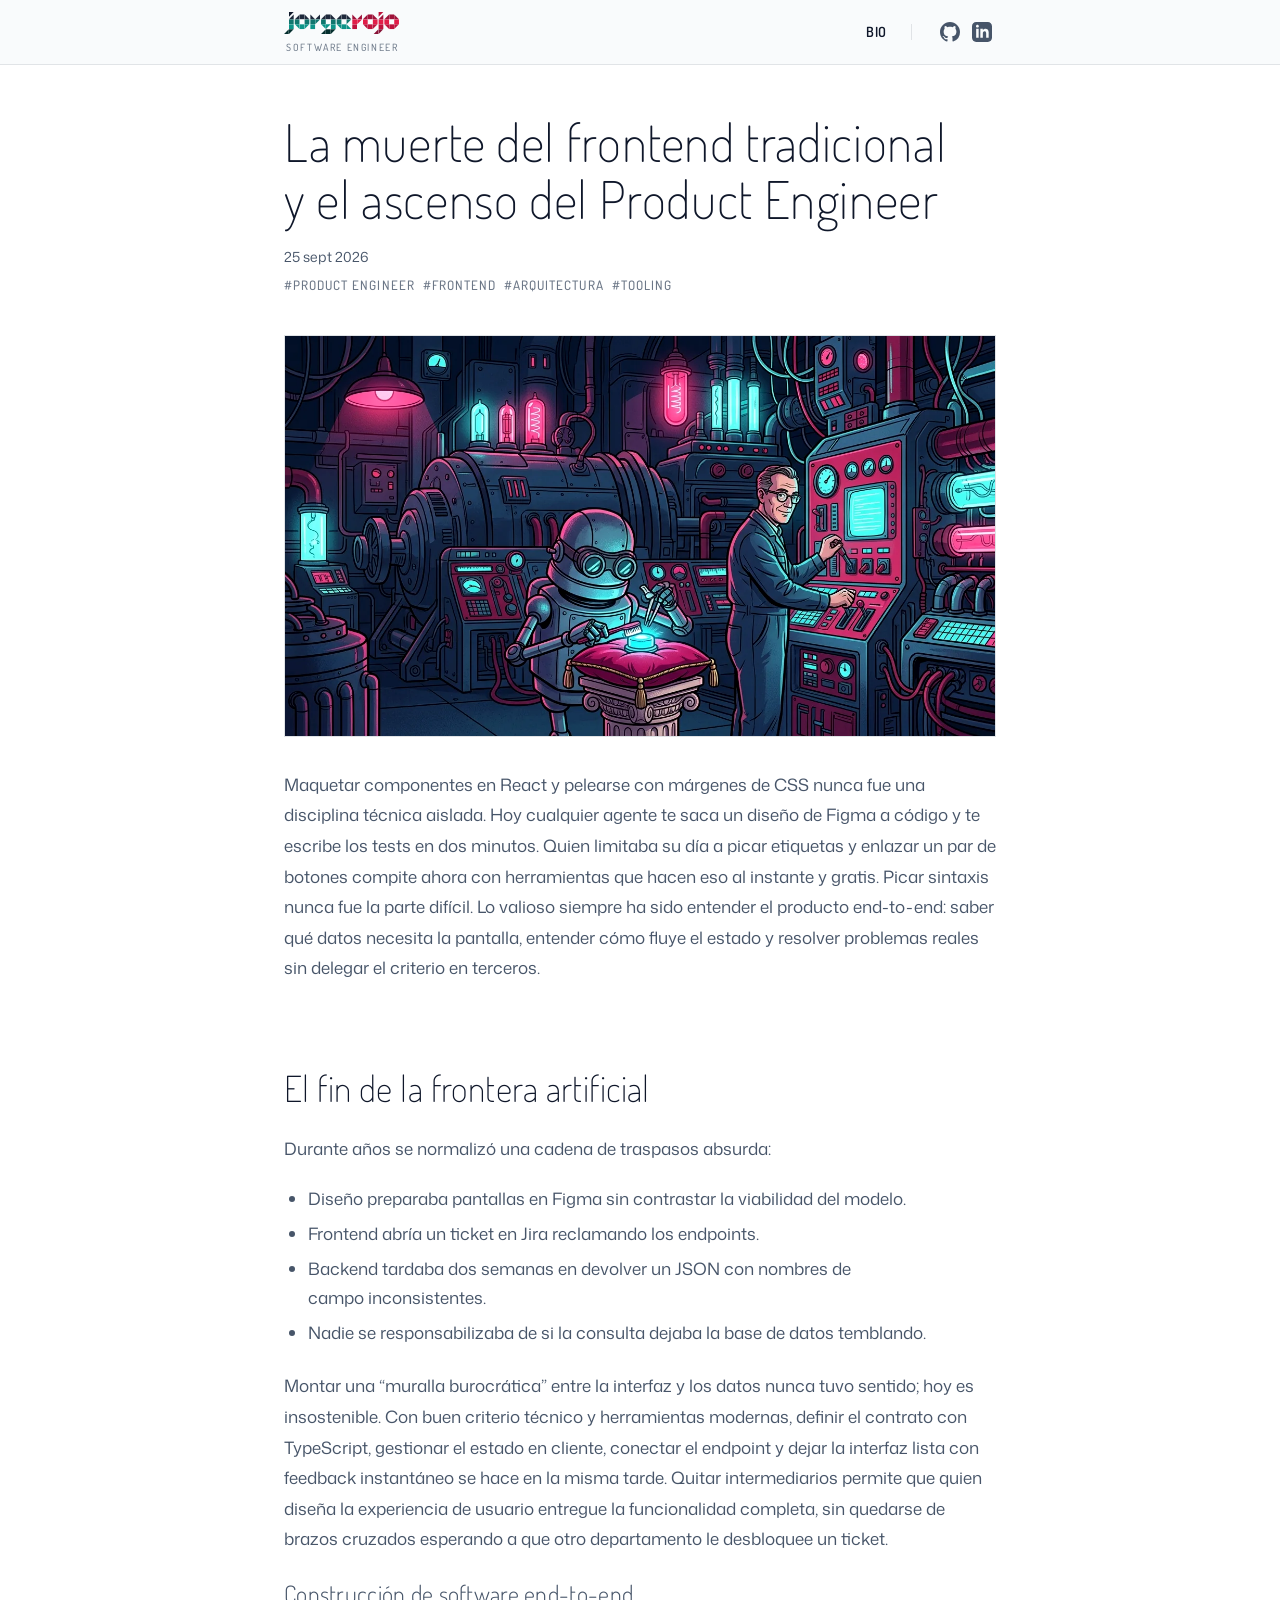
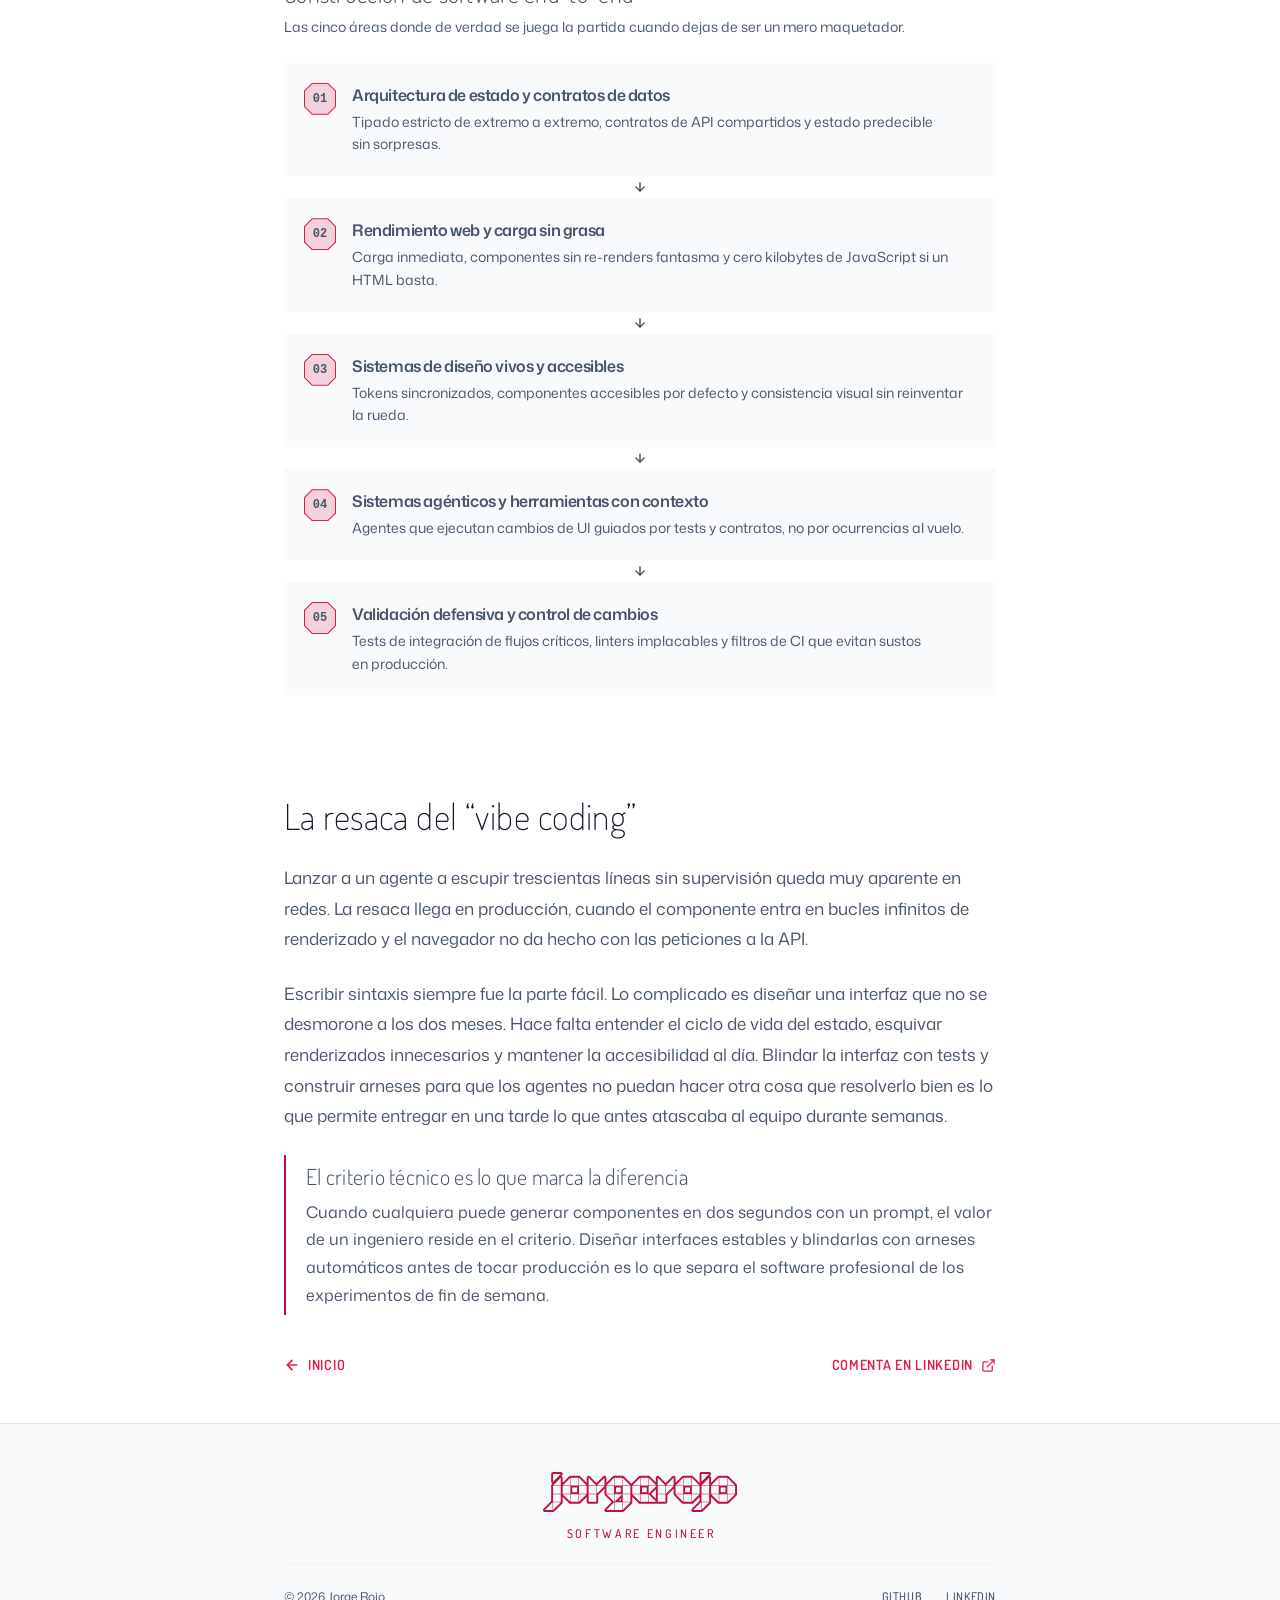
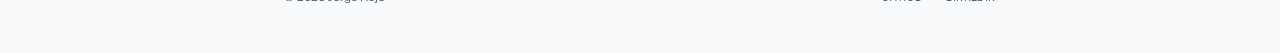
<file: blog/la-muerte-del-frontend-tradicional/index.html>
<!DOCTYPE html><html lang="es" class="scroll-smooth"> <head><meta charset="utf-8"><meta name="viewport" content="width=device-width, initial-scale=1"><meta name="color-scheme" content="light dark"><link rel="icon" type="image/svg+xml" href="/favicon.svg"><link rel="shortcut icon" href="/favicon.ico"><link rel="canonical" href="https://www.jorgerojo.com/blog/la-muerte-del-frontend-tradicional/"><meta name="generator" content="Astro v7.3.5"><!-- Preload Critical Fonts (Eliminate FOUT & Typography Popping) --><link rel="preload" href="/fonts/dosis-latin-wght-normal.woff2" as="font" type="font/woff2" crossorigin><link rel="preload" href="/fonts/mona-sans-latin-wght-normal.woff2" as="font" type="font/woff2" crossorigin><title>La muerte del frontend tradicional y el ascenso del Product Engineer | Jorge Rojo</title><meta name="description" content="Por qué centrarse solo en maquetar componentes en React ya no sostiene una carrera y qué implica de verdad construir software end-to-end."><meta name="robots" content="index, follow, max-image-preview:large, max-snippet:-1, max-video-preview:-1"><!-- OpenGraph --><meta property="og:site_name" content="Jorge Rojo"><meta property="og:locale" content="es_ES"><meta property="og:title" content="La muerte del frontend tradicional y el ascenso del Product Engineer"><meta property="og:description" content="Por qué centrarse solo en maquetar componentes en React ya no sostiene una carrera y qué implica de verdad construir software end-to-end."><meta property="og:url" content="https://www.jorgerojo.com/blog/la-muerte-del-frontend-tradicional/"><meta property="og:type" content="article"><meta property="og:image" content="https://www.jorgerojo.com/images/posts/la-muerte-del-frontend-tradicional.webp"><meta property="article:published_time" content="2026-09-25T00:00:00.000Z"><!-- Twitter Card --><meta name="twitter:card" content="summary_large_image"><meta name="twitter:title" content="La muerte del frontend tradicional y el ascenso del Product Engineer"><meta name="twitter:description" content="Por qué centrarse solo en maquetar componentes en React ya no sostiene una carrera y qué implica de verdad construir software end-to-end."><meta name="twitter:image" content="https://www.jorgerojo.com/images/posts/la-muerte-del-frontend-tradicional.webp"><!-- AI / LLM Contextual Discovery --><link rel="alternate" type="text/plain" href="/llms.txt" title="LLMs.txt"><link rel="alternate" type="text/plain" href="/llm-la-muerte-del-frontend-tradicional.txt" title="La muerte del frontend tradicional y el ascenso del Product Engineer (LLM Text)"><!-- Schema.org JSON-LD (Graph) --><script type="application/ld+json">{"@context":"https://schema.org","@graph":[{"@type":"Person","@id":"https://www.jorgerojo.com/#jorge-rojo","name":"Jorge Rojo","jobTitle":"Software Engineer","url":"https://www.jorgerojo.com","image":"https://www.jorgerojo.com/images/jorge-rojo.webp","sameAs":["https://www.linkedin.com/in/jorge-rojo/","https://github.com/JorgeRojo"],"knowsAbout":["Software Engineering","Software Architecture","AI Agents","Application Security","Web Performance","TypeScript","Full-Stack Development"]},{"@type":"WebSite","@id":"https://www.jorgerojo.com/#website","url":"https://www.jorgerojo.com","name":"Jorge Rojo | Software Engineer","description":"Reflexiones sobre la industria del software y las realidades que asoman con el cambio de paradigma tecnológico.","inLanguage":"es","publisher":{"@id":"https://www.jorgerojo.com/#jorge-rojo"}},{"@type":"BlogPosting","@id":"https://www.jorgerojo.com/blog/la-muerte-del-frontend-tradicional/#article","headline":"La muerte del frontend tradicional y el ascenso del Product Engineer","description":"Por qué centrarse solo en maquetar componentes en React ya no sostiene una carrera y qué implica de verdad construir software end-to-end.","image":"https://www.jorgerojo.com/images/posts/la-muerte-del-frontend-tradicional.webp","datePublished":"2026-09-25T00:00:00.000Z","dateModified":"2026-09-25T00:00:00.000Z","inLanguage":"es","mainEntityOfPage":{"@type":"WebPage","@id":"https://www.jorgerojo.com/blog/la-muerte-del-frontend-tradicional/"},"author":{"@type":"Person","@id":"https://www.jorgerojo.com/#jorge-rojo","name":"Jorge Rojo","url":"https://www.jorgerojo.com"},"publisher":{"@type":"Person","@id":"https://www.jorgerojo.com/#jorge-rojo","name":"Jorge Rojo","url":"https://www.jorgerojo.com"}},{"@type":"BreadcrumbList","@id":"https://www.jorgerojo.com/blog/la-muerte-del-frontend-tradicional/#breadcrumb","itemListElement":[{"@type":"ListItem","position":1,"name":"Inicio","item":"https://www.jorgerojo.com"},{"@type":"ListItem","position":2,"name":"Blog","item":"https://www.jorgerojo.com/"},{"@type":"ListItem","position":3,"name":"La muerte del frontend tradicional y el ascenso del Product Engineer","item":"https://www.jorgerojo.com/blog/la-muerte-del-frontend-tradicional/"}]}]}</script><link rel="stylesheet" href="/_astro/BaseLayout.C5kGf8DI.css"><script type="module" src="/_astro/page.CMFgH77u.js"></script><style>ol[data-astro-cid-helxtmlv],ul[data-astro-cid-helxtmlv],li[data-astro-cid-helxtmlv]{list-style:none!important}ol[data-astro-cid-helxtmlv],ul[data-astro-cid-helxtmlv]{margin:0!important;padding-left:0!important}li[data-astro-cid-helxtmlv]{margin:0!important;padding:0!important}
</style></head> <body class="bg-canvas-base text-snow min-h-screen flex flex-col selection:bg-action-berry selection:text-white antialiased overflow-x-clip"> <!-- Enlace de salto accesible (WCAG 2.4.1 Bypass Blocks) --><a href="#main-content" class="sr-only focus:not-sr-only focus:fixed focus:top-4 focus:left-4 focus:z-[100] focus:px-4 focus:py-2 focus:bg-action-berry focus:text-white focus:font-semibold focus:shadow-lg focus:outline-none focus:ring-2 focus:ring-snow font-heading tracking-wider">
Saltar al contenido principal
</a> <header id="site-header" class="site-header w-full border-b border-border-subtle bg-canvas-deep/80 backdrop-blur-md sticky top-0 z-50" data-astro-cid-nen7h5rs> <div class="site-header-inner max-w-[760px] mx-auto px-4 sm:px-6 relative h-16" data-astro-cid-nen7h5rs> <!-- Brand / Variant 05 SVG Logo (Único acceso a Inicio) --><a href="/" class="site-header-brand flex flex-col justify-center items-center hover:opacity-90 py-1" aria-label="Jorge Rojo - Inicio" title="Ir a la portada de Jorge Rojo | Software Engineer" data-astro-cid-nen7h5rs> <img src="/logo-jorge-rojo.svg" alt="Jorge Rojo" width="115" height="22" class="site-header-logo w-[104.5px] h-5 sm:w-[115px] sm:h-[22px] block" data-astro-cid-nen7h5rs> <span class="site-header-role text-[9.5px] sm:text-[10px] font-heading font-medium tracking-[0.16em] uppercase text-snow-muted/75 mt-1.5 sm:mt-2 leading-none text-center block whitespace-nowrap" data-astro-cid-nen7h5rs> Software Engineer </span> </a> <!-- Navigation (About + Social Icons) --> <nav class="site-header-nav flex items-center gap-5 text-sm font-semibold font-heading tracking-wider" aria-label="Navegación principal" data-astro-cid-nen7h5rs> <a href="/sobre-mi" class="transition-colors text-snow hover:text-bright-rose" aria-label="Bio: perfil profesional y principios de ingeniería" title="Perfil profesional, criterio técnico y principios de ingeniería" data-astro-cid-nen7h5rs>
BIO
</a> <div class="h-4 w-px bg-border-subtle mx-1" aria-hidden="true" role="separator" data-astro-cid-nen7h5rs></div> <nav class="flex items-center gap-1 " aria-label="Perfiles sociales en cabecera"> <a href="https://github.com/JorgeRojo" target="_blank" rel="noopener noreferrer" aria-label="Perfil de GitHub de Jorge Rojo (abre en nueva pestaña)" title="Perfil de GitHub de Jorge Rojo (se abre en nueva pestaña)" class="text-snow-muted hover:text-bright-rose transition-colors p-1"> <svg aria-hidden="true" focusable="false" width="20" height="20" class="w-5 h-5 fill-current" viewBox="0 0 24 24"> <path d="M12 0C5.37 0 0 5.37 0 12c0 5.31 3.435 9.795 8.205 11.385.6.105.825-.255.825-.57 0-.285-.015-1.23-.015-2.235-3.015.555-3.795-.735-4.035-1.41-.135-.345-.72-1.41-1.23-1.695-.42-.225-1.02-.78-.015-.795.945-.015 1.62.87 1.845 1.23 1.08 1.815 2.805 1.305 3.495.99.105-.78.42-1.305.765-1.605-2.67-.3-5.46-1.335-5.46-5.925 0-1.305.465-2.385 1.23-3.225-.12-.3-.54-1.53.12-3.18 0 0 1.005-.315 3.3 1.23.96-.27 1.98-.405 3-.405s2.04.135 3 .405c2.295-1.56 3.3-1.23 3.3-1.23.66 1.65.24 2.88.12 3.18.765.84 1.23 1.905 1.23 3.225 0 4.605-2.805 5.625-5.475 5.925.435.375.81 1.095.81 2.22 0 1.605-.015 2.895-.015 3.3 0 .315.225.69.825.57A12.02 12.02 0 0024 12c0-6.63-5.37-12-12-12z"></path> </svg> </a><a href="https://www.linkedin.com/in/jorge-rojo/" target="_blank" rel="noopener noreferrer" aria-label="Perfil de LinkedIn de Jorge Rojo (abre en nueva pestaña)" title="Perfil de LinkedIn de Jorge Rojo (se abre en nueva pestaña)" class="text-snow-muted hover:text-bright-rose transition-colors p-1"> <svg aria-hidden="true" focusable="false" width="20" height="20" class="w-5 h-5 fill-current" viewBox="0 0 24 24"> <path d="M19 0h-14c-2.761 0-5 2.239-5 5v14c0 2.761 2.239 5 5 5h14c2.762 0 5-2.239 5-5v-14c0-2.761-2.238-5-5-5zm-11 19h-3v-11h3v11zm-1.5-12.268c-.966 0-1.75-.79-1.75-1.764s.784-1.764 1.75-1.764 1.75.79 1.75 1.764-.783 1.764-1.75 1.764zm13.5 12.268h-3v-5.604c0-3.368-4-3.113-4 0v5.604h-3v-11h3v1.765c1.396-2.586 7-2.777 7 2.476v6.759z"></path> </svg> </a> </nav> </nav> </div> </header>  <script>
  (() => {
    // Si el navegador soporta ScrollTimeline nativo en JS y CSS (Chromium 115+)
    if (typeof ScrollTimeline !== 'undefined' && typeof CSS !== 'undefined' && CSS.supports && CSS.supports('animation-timeline', 'scroll()')) {
      return;
    }
    const header = document.getElementById('site-header');
    if (!header) return;
    let isScrolled = false;
    const onScroll = () => {
      const y = window.scrollY;
      if (!isScrolled && y > 60) {
        isScrolled = true;
        header.classList.add('is-scrolled');
      } else if (isScrolled && y < 20) {
        isScrolled = false;
        header.classList.remove('is-scrolled');
      }
    };
    window.addEventListener('scroll', onScroll, { passive: true });
    onScroll();
  })();
</script> <main id="main-content" class="w-full max-w-[760px] mx-auto px-4 sm:px-6 py-8 sm:py-12 flex-grow">  <article class="w-full" aria-labelledby="article-title"> <!-- Header del Post --><header class="mb-8 sm:mb-10"> <h1 id="article-title" class="text-[2.25rem] sm:text-[2.85rem] lg:text-[3.25rem] font-extralight tracking-[0.012em] leading-[1.1] text-snow mb-4 sm:mb-5 text-balance normal-case"> La muerte del frontend tradicional y el ascenso del Product Engineer </h1> <div class="flex flex-col gap-2 text-[13px] sm:text-sm text-snow-muted font-normal "> <time datetime="2026-09-25T00:00:00.000Z" class="whitespace-nowrap">25 sept 2026</time> <ul class="flex flex-wrap items-center gap-2 list-none p-0 m-0 " aria-label="Etiquetas del artículo"> <li> <span class="text-xs sm:text-[13px] font-heading font-medium tracking-[0.08em] uppercase text-snow-muted/80 whitespace-nowrap">
#Product Engineer </span> </li><li> <span class="text-xs sm:text-[13px] font-heading font-medium tracking-[0.08em] uppercase text-snow-muted/80 whitespace-nowrap">
#Frontend </span> </li><li> <span class="text-xs sm:text-[13px] font-heading font-medium tracking-[0.08em] uppercase text-snow-muted/80 whitespace-nowrap">
#Arquitectura </span> </li><li> <span class="text-xs sm:text-[13px] font-heading font-medium tracking-[0.08em] uppercase text-snow-muted/80 whitespace-nowrap">
#Tooling </span> </li> </ul> </div> </header> <!-- Imagen de cabecera retro minimalista --> <figure class="mb-8 overflow-hidden border border-border-subtle bg-canvas-deep "> <img src="/images/posts/la-muerte-del-frontend-tradicional.webp" alt="Ilustración del artículo: La muerte del frontend tradicional y el ascenso del Product Engineer" width="760" height="428" class="w-full aspect-[16/9] object-cover filter contrast-105" loading="eager"> <figcaption class="sr-only">Ilustración del artículo: La muerte del frontend tradicional y el ascenso del Product Engineer</figcaption> </figure> <!-- Markdown Prose Body (Adaptable a Dark / Light) --> <div class="prose-editorial"> <p>Maquetar componentes en React y pelearse con márgenes de CSS nunca fue una disciplina técnica aislada. Hoy cualquier agente te saca un diseño de Figma a código y te escribe los tests en dos minutos. Quien limitaba su día a picar etiquetas y enlazar un par de botones compite ahora con herramientas que hacen eso al instante y gratis. Picar sintaxis nunca fue la parte difícil. Lo valioso siempre ha sido entender el producto end-to-end: saber qué datos necesita la pantalla, entender cómo fluye el estado y resolver problemas reales sin delegar el criterio en terceros.</p>
<h2 id="el-fin-de-la-frontera-artificial">El fin de la frontera artificial</h2>
<p>Durante años se normalizó una cadena de traspasos absurda:</p>
<ul>
<li>Diseño preparaba pantallas en Figma sin contrastar la viabilidad del modelo.</li>
<li>Frontend abría un ticket en Jira reclamando los endpoints.</li>
<li>Backend tardaba dos semanas en devolver un JSON con nombres de campo inconsistentes.</li>
<li>Nadie se responsabilizaba de si la consulta dejaba la base de datos temblando.</li>
</ul>
<p>Montar una “muralla burocrática” entre la interfaz y los datos nunca tuvo sentido; hoy es insostenible. Con buen criterio técnico y herramientas modernas, definir el contrato con TypeScript, gestionar el estado en cliente, conectar el endpoint y dejar la interfaz lista con feedback instantáneo se hace en la misma tarde. Quitar intermediarios permite que quien diseña la experiencia de usuario entregue la funcionalidad completa, sin quedarse de brazos cruzados esperando a que otro departamento le desbloquee un ticket.</p>
<figure aria-label="Construcción de software end-to-end" class="my-10 not-prose font-sans" data-astro-cid-helxtmlv> <!-- Cabecera del Esquema --><figcaption class="mb-6" data-astro-cid-helxtmlv> <h3 class="text-xl sm:text-2xl font-light tracking-[0.012em] text-snow font-heading text-balance normal-case" data-astro-cid-helxtmlv> Construcción de software end-to-end </h3> <p class="text-[13px] sm:text-sm text-snow-muted mt-1.5 leading-relaxed text-pretty" data-astro-cid-helxtmlv> Las cinco áreas donde de verdad se juega la partida cuando dejas de ser un mero maquetador. </p> </figcaption> <!-- Lista de capas / etapas del flujo --> <ol class="flex flex-col gap-0 relative list-none p-0 m-0" data-astro-cid-helxtmlv> <li class="relative list-none m-0 p-0" data-astro-cid-helxtmlv> <div class="p-4 sm:p-5 transition-colors border-border-subtle bg-canvas-surface/50 hover:border-border-medium" data-astro-cid-helxtmlv> <div class="flex items-start gap-4" data-astro-cid-helxtmlv> <!-- Insignia numérica octogonal constructivista (CSS moderno sin máscaras) --><div class="shrink-0 w-8 h-8 octagon-badge text-bright-rose font-mono text-xs font-semibold" aria-hidden="true" data-astro-cid-helxtmlv> <span data-astro-cid-helxtmlv>01</span> </div> <!-- Contenido de la capa --> <div class="flex-grow min-w-0" data-astro-cid-helxtmlv> <div class="flex flex-col sm:flex-row sm:items-center justify-between gap-1 mb-1" data-astro-cid-helxtmlv> <h4 class="text-sm sm:text-base font-semibold text-snow tracking-tight font-sans text-balance" data-astro-cid-helxtmlv> Arquitectura de estado y contratos de datos </h4> </div> <p class="text-[13px] sm:text-sm text-snow-muted/90 leading-relaxed mb-0 text-pretty" data-astro-cid-helxtmlv> Tipado estricto de extremo a extremo, contratos de API compartidos y estado predecible sin sorpresas. </p> </div> </div> </div> <!-- Conector de flujo direccional entre capas --> <div class="flex items-center justify-center py-1" aria-hidden="true" data-astro-cid-helxtmlv> <div class="flex items-center gap-2" data-astro-cid-helxtmlv> <svg width="14" height="14" viewBox="0 0 24 24" fill="none" stroke="currentColor" stroke-width="2.5" stroke-linecap="round" stroke-linejoin="round" class="text-bright-rose/80" data-astro-cid-helxtmlv> <line x1="12" y1="5" x2="12" y2="19" data-astro-cid-helxtmlv></line> <polyline points="19 12 12 19 5 12" data-astro-cid-helxtmlv></polyline> </svg> </div> </div> </li><li class="relative list-none m-0 p-0" data-astro-cid-helxtmlv> <div class="p-4 sm:p-5 transition-colors border-border-subtle bg-canvas-surface/50 hover:border-border-medium" data-astro-cid-helxtmlv> <div class="flex items-start gap-4" data-astro-cid-helxtmlv> <!-- Insignia numérica octogonal constructivista (CSS moderno sin máscaras) --><div class="shrink-0 w-8 h-8 octagon-badge text-bright-rose font-mono text-xs font-semibold" aria-hidden="true" data-astro-cid-helxtmlv> <span data-astro-cid-helxtmlv>02</span> </div> <!-- Contenido de la capa --> <div class="flex-grow min-w-0" data-astro-cid-helxtmlv> <div class="flex flex-col sm:flex-row sm:items-center justify-between gap-1 mb-1" data-astro-cid-helxtmlv> <h4 class="text-sm sm:text-base font-semibold text-snow tracking-tight font-sans text-balance" data-astro-cid-helxtmlv> Rendimiento web y carga sin grasa </h4> </div> <p class="text-[13px] sm:text-sm text-snow-muted/90 leading-relaxed mb-0 text-pretty" data-astro-cid-helxtmlv> Carga inmediata, componentes sin re-renders fantasma y cero kilobytes de JavaScript si un HTML basta. </p> </div> </div> </div> <!-- Conector de flujo direccional entre capas --> <div class="flex items-center justify-center py-1" aria-hidden="true" data-astro-cid-helxtmlv> <div class="flex items-center gap-2" data-astro-cid-helxtmlv> <svg width="14" height="14" viewBox="0 0 24 24" fill="none" stroke="currentColor" stroke-width="2.5" stroke-linecap="round" stroke-linejoin="round" class="text-bright-rose/80" data-astro-cid-helxtmlv> <line x1="12" y1="5" x2="12" y2="19" data-astro-cid-helxtmlv></line> <polyline points="19 12 12 19 5 12" data-astro-cid-helxtmlv></polyline> </svg> </div> </div> </li><li class="relative list-none m-0 p-0" data-astro-cid-helxtmlv> <div class="p-4 sm:p-5 transition-colors border-border-subtle bg-canvas-surface/50 hover:border-border-medium" data-astro-cid-helxtmlv> <div class="flex items-start gap-4" data-astro-cid-helxtmlv> <!-- Insignia numérica octogonal constructivista (CSS moderno sin máscaras) --><div class="shrink-0 w-8 h-8 octagon-badge text-bright-rose font-mono text-xs font-semibold" aria-hidden="true" data-astro-cid-helxtmlv> <span data-astro-cid-helxtmlv>03</span> </div> <!-- Contenido de la capa --> <div class="flex-grow min-w-0" data-astro-cid-helxtmlv> <div class="flex flex-col sm:flex-row sm:items-center justify-between gap-1 mb-1" data-astro-cid-helxtmlv> <h4 class="text-sm sm:text-base font-semibold text-snow tracking-tight font-sans text-balance" data-astro-cid-helxtmlv> Sistemas de diseño vivos y accesibles </h4> </div> <p class="text-[13px] sm:text-sm text-snow-muted/90 leading-relaxed mb-0 text-pretty" data-astro-cid-helxtmlv> Tokens sincronizados, componentes accesibles por defecto y consistencia visual sin reinventar la rueda. </p> </div> </div> </div> <!-- Conector de flujo direccional entre capas --> <div class="flex items-center justify-center py-1" aria-hidden="true" data-astro-cid-helxtmlv> <div class="flex items-center gap-2" data-astro-cid-helxtmlv> <svg width="14" height="14" viewBox="0 0 24 24" fill="none" stroke="currentColor" stroke-width="2.5" stroke-linecap="round" stroke-linejoin="round" class="text-bright-rose/80" data-astro-cid-helxtmlv> <line x1="12" y1="5" x2="12" y2="19" data-astro-cid-helxtmlv></line> <polyline points="19 12 12 19 5 12" data-astro-cid-helxtmlv></polyline> </svg> </div> </div> </li><li class="relative list-none m-0 p-0" data-astro-cid-helxtmlv> <div class="p-4 sm:p-5 transition-colors border-border-subtle bg-canvas-surface/50 hover:border-border-medium" data-astro-cid-helxtmlv> <div class="flex items-start gap-4" data-astro-cid-helxtmlv> <!-- Insignia numérica octogonal constructivista (CSS moderno sin máscaras) --><div class="shrink-0 w-8 h-8 octagon-badge text-bright-rose font-mono text-xs font-semibold" aria-hidden="true" data-astro-cid-helxtmlv> <span data-astro-cid-helxtmlv>04</span> </div> <!-- Contenido de la capa --> <div class="flex-grow min-w-0" data-astro-cid-helxtmlv> <div class="flex flex-col sm:flex-row sm:items-center justify-between gap-1 mb-1" data-astro-cid-helxtmlv> <h4 class="text-sm sm:text-base font-semibold text-snow tracking-tight font-sans text-balance" data-astro-cid-helxtmlv> Sistemas agénticos y herramientas con contexto </h4> </div> <p class="text-[13px] sm:text-sm text-snow-muted/90 leading-relaxed mb-0 text-pretty" data-astro-cid-helxtmlv> Agentes que ejecutan cambios de UI guiados por tests y contratos, no por ocurrencias al vuelo. </p> </div> </div> </div> <!-- Conector de flujo direccional entre capas --> <div class="flex items-center justify-center py-1" aria-hidden="true" data-astro-cid-helxtmlv> <div class="flex items-center gap-2" data-astro-cid-helxtmlv> <svg width="14" height="14" viewBox="0 0 24 24" fill="none" stroke="currentColor" stroke-width="2.5" stroke-linecap="round" stroke-linejoin="round" class="text-bright-rose/80" data-astro-cid-helxtmlv> <line x1="12" y1="5" x2="12" y2="19" data-astro-cid-helxtmlv></line> <polyline points="19 12 12 19 5 12" data-astro-cid-helxtmlv></polyline> </svg> </div> </div> </li><li class="relative list-none m-0 p-0" data-astro-cid-helxtmlv> <div class="p-4 sm:p-5 transition-colors border-border-subtle bg-canvas-surface/50 hover:border-border-medium" data-astro-cid-helxtmlv> <div class="flex items-start gap-4" data-astro-cid-helxtmlv> <!-- Insignia numérica octogonal constructivista (CSS moderno sin máscaras) --><div class="shrink-0 w-8 h-8 octagon-badge text-bright-rose font-mono text-xs font-semibold" aria-hidden="true" data-astro-cid-helxtmlv> <span data-astro-cid-helxtmlv>05</span> </div> <!-- Contenido de la capa --> <div class="flex-grow min-w-0" data-astro-cid-helxtmlv> <div class="flex flex-col sm:flex-row sm:items-center justify-between gap-1 mb-1" data-astro-cid-helxtmlv> <h4 class="text-sm sm:text-base font-semibold text-snow tracking-tight font-sans text-balance" data-astro-cid-helxtmlv> Validación defensiva y control de cambios </h4> </div> <p class="text-[13px] sm:text-sm text-snow-muted/90 leading-relaxed mb-0 text-pretty" data-astro-cid-helxtmlv> Tests de integración de flujos críticos, linters implacables y filtros de CI que evitan sustos en producción. </p> </div> </div> </div> <!-- Conector de flujo direccional entre capas -->  </li> </ol> </figure>
<h2 id="la-resaca-del-vibe-coding">La resaca del “vibe coding”</h2>
<p>Lanzar a un agente a escupir trescientas líneas sin supervisión queda muy aparente en redes. La resaca llega en producción, cuando el componente entra en bucles infinitos de renderizado y el navegador no da hecho con las peticiones a la API.</p>
<p>Escribir sintaxis siempre fue la parte fácil. Lo complicado es diseñar una interfaz que no se desmorone a los dos meses. Hace falta entender el ciclo de vida del estado, esquivar renderizados innecesarios y mantener la accesibilidad al día. Blindar la interfaz con tests y construir arneses para que los agentes no puedan hacer otra cosa que resolverlo bien es lo que permite entregar en una tarde lo que antes atascaba al equipo durante semanas.</p>
<aside class="border-l-2 border-action-berry pl-4 sm:pl-5 py-1.5 my-8 not-prose" aria-label="El criterio técnico es lo que marca la diferencia"> <h3 class="text-snow font-light text-xl sm:text-[1.375rem] mb-2 tracking-[0.012em] text-balance normal-case font-heading leading-snug"> El criterio técnico es lo que marca la diferencia </h3> <div class="text-snow-muted text-[15px] sm:text-base leading-[1.72] text-pretty"> <p>Cuando cualquiera puede generar componentes en dos segundos con un prompt, el valor de un ingeniero reside en el criterio. Diseñar interfaces estables y blindarlas con arneses automáticos antes de tocar producción es lo que separa el software profesional de los experimentos de fin de semana.</p> </div> </aside> </div> <!-- Pie del post con enlace INICIO y enlace a LinkedIn --> <footer class="mt-8 sm:mt-10 flex flex-wrap items-center justify-between gap-4"> <a href="/" class="inline-flex items-center gap-2 text-xs sm:text-sm font-semibold uppercase tracking-wider text-bright-rose hover:text-action-hover transition-colors focus:outline-none focus-visible:underline font-heading whitespace-nowrap" aria-label="Ir a la página de inicio del blog" title="Volver a la portada de Jorge Rojo | Software Engineer"> <svg aria-hidden="true" focusable="false" width="16" height="16" viewBox="0 0 24 24" fill="none" stroke="currentColor" stroke-width="2.5" stroke-linecap="round" stroke-linejoin="round"> <line x1="19" y1="12" x2="5" y2="12"></line> <polyline points="12 19 5 12 12 5"></polyline> </svg> <span>INICIO</span> </a> <a href="https://www.linkedin.com/feed/update/urn:li:activity:7514612735179902976" target="_blank" rel="noopener noreferrer" class="inline-flex items-center gap-2 text-xs sm:text-sm font-semibold uppercase tracking-wider text-bright-rose hover:text-action-hover transition-colors focus:outline-none focus-visible:underline font-heading whitespace-nowrap" aria-label="Comentar este artículo en LinkedIn (abre en nueva pestaña)" title="Abrir conversación de este artículo en LinkedIn (se abre en nueva pestaña)"> <span>COMENTA EN LINKEDIN</span> <svg aria-hidden="true" focusable="false" width="15" height="15" viewBox="0 0 24 24" fill="none" stroke="currentColor" stroke-width="2" stroke-linecap="round" stroke-linejoin="round"> <path d="M18 13v6a2 2 0 0 1-2 2H5a2 2 0 0 1-2-2V8a2 2 0 0 1 2-2h6"></path> <polyline points="15 3 21 3 21 9"></polyline> <line x1="10" y1="14" x2="21" y2="3"></line> </svg> </a> </footer> </article>  </main> <footer class="mt-auto border-t border-border-subtle bg-canvas-deep py-10 sm:py-12 text-xs text-snow-muted" data-astro-cid-jo6i4kqk> <div class="max-w-[760px] mx-auto px-4 sm:px-6 flex flex-col items-center justify-center gap-6" data-astro-cid-jo6i4kqk> <!-- Centered Brand: Logo 2 (+65% vs header, +10% escala) + Software Engineer en color del logo y espaciado --><a href="/" class="flex flex-col items-center justify-center hover:opacity-90 transition-opacity" aria-label="Jorge Rojo - Inicio" title="Volver a la portada de Jorge Rojo | Software Engineer" data-astro-cid-jo6i4kqk> <img src="/logo-jorge-rojo-2.svg" alt="Jorge Rojo" width="195" height="40" class="h-[33px] w-[160.5px] sm:h-[40px] sm:w-[194.5px] block footer-brand-logo" data-astro-cid-jo6i4kqk> <span class="text-[11px] sm:text-xs font-heading font-medium tracking-[0.22em] mr-[-0.22em] uppercase text-brand-logo mt-3.5 sm:mt-4 leading-none text-center whitespace-nowrap" data-astro-cid-jo6i4kqk> Software Engineer </span> </a> <!-- Footer Meta: Copyright & Redes sociales --> <div class="w-full flex flex-col sm:flex-row items-center justify-between gap-4 pt-6 border-t border-border-subtle/40 text-[11px] sm:text-xs" data-astro-cid-jo6i4kqk> <span data-astro-cid-jo6i4kqk>© 2026 Jorge Rojo</span> <nav class="flex items-center gap-6 font-heading font-medium tracking-wider" aria-label="Perfiles sociales en pie de página"> <a href="https://github.com/JorgeRojo" target="_blank" rel="noopener noreferrer" aria-label="Perfil de GitHub de Jorge Rojo (abre en nueva pestaña)" title="Perfil de GitHub de Jorge Rojo (se abre en nueva pestaña)" class="hover:text-bright-rose transition-colors"> <span class="whitespace-nowrap">GitHub</span> </a><a href="https://www.linkedin.com/in/jorge-rojo/" target="_blank" rel="noopener noreferrer" aria-label="Perfil de LinkedIn de Jorge Rojo (abre en nueva pestaña)" title="Perfil de LinkedIn de Jorge Rojo (se abre en nueva pestaña)" class="hover:text-bright-rose transition-colors"> <span class="whitespace-nowrap">LinkedIn</span> </a> </nav> </div> </div> </footer> <!-- Cloudflare Web Analytics --> <script type="module" src="https://static.cloudflareinsights.com/beacon.min.js" data-cf-beacon="{&quot;token&quot;: &quot;a482876f82164b0392340a3fcb94eeef&quot;}"></script><!-- End Cloudflare Web Analytics --> </body> </html>
</file>
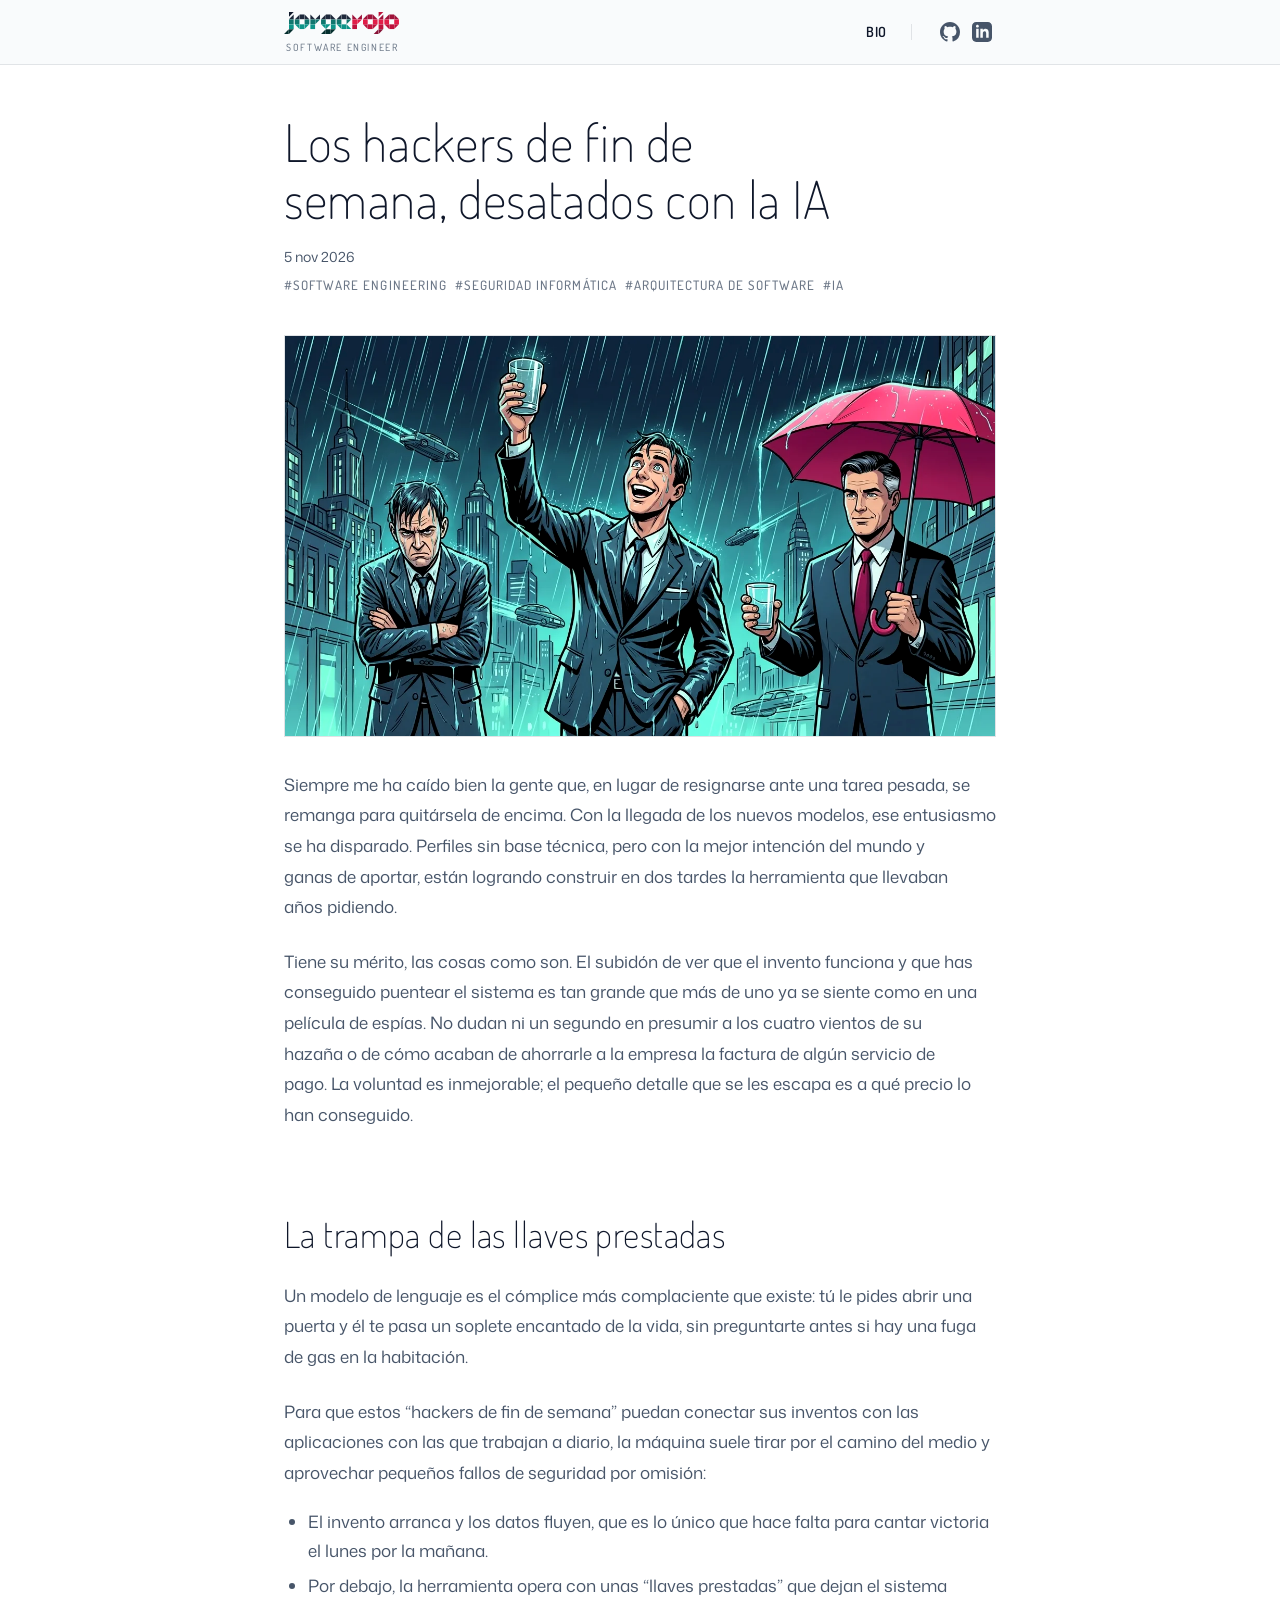
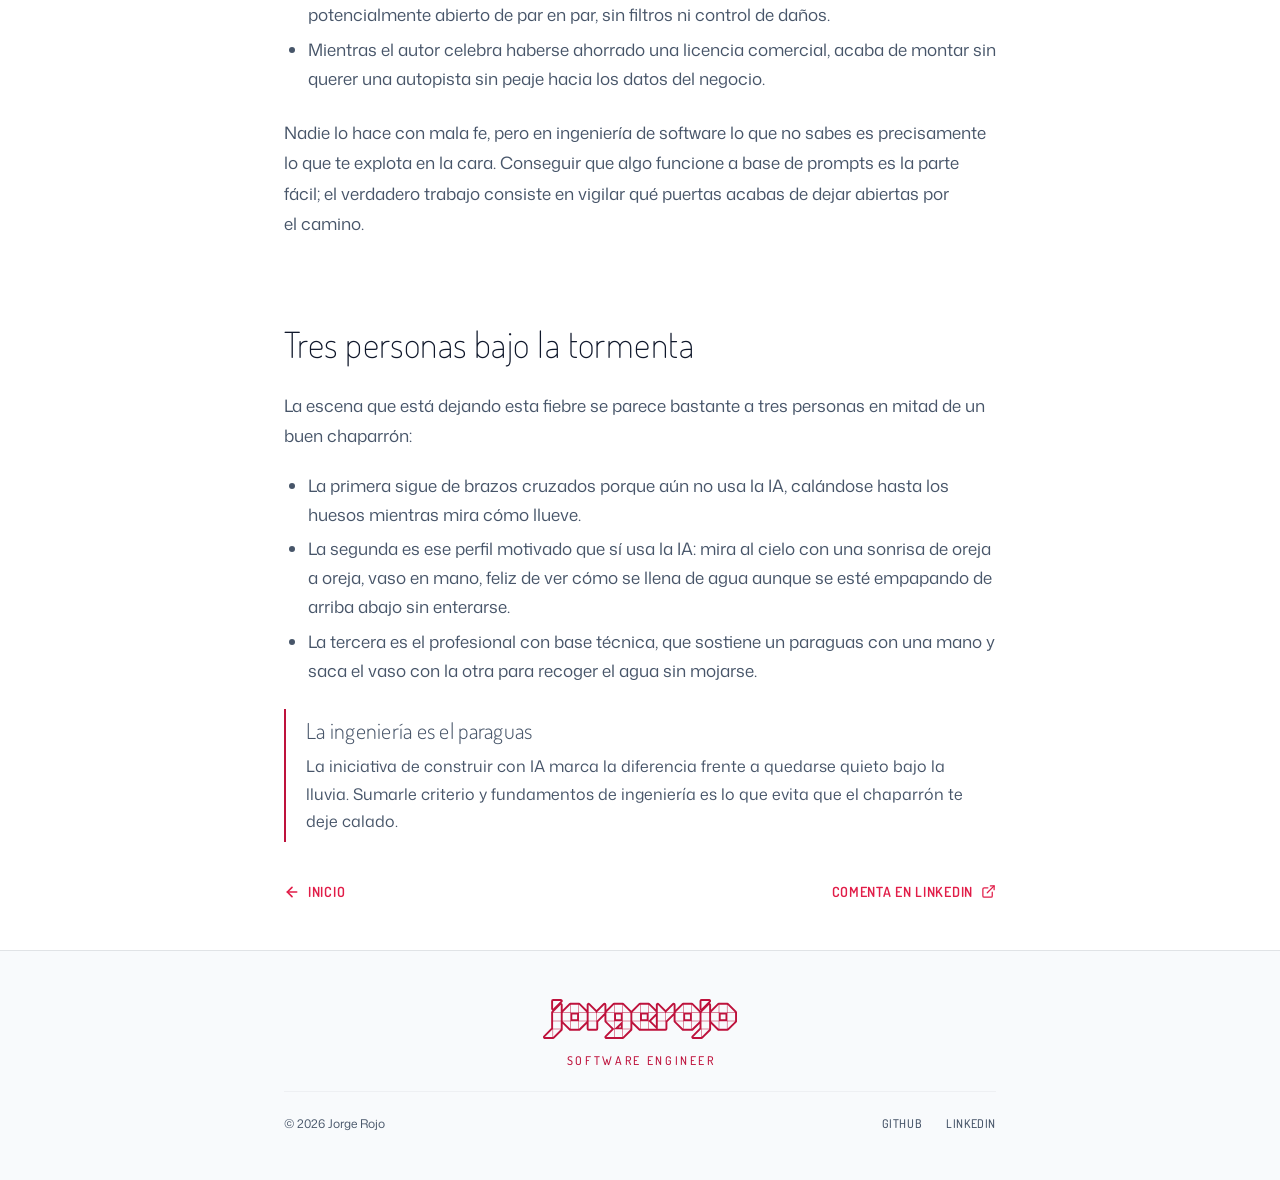
<file: blog/los-hackers-de-fin-de-semana/index.html>
<!DOCTYPE html><html lang="es" class="scroll-smooth"> <head><meta charset="utf-8"><meta name="viewport" content="width=device-width, initial-scale=1"><meta name="color-scheme" content="light dark"><link rel="icon" type="image/svg+xml" href="/favicon.svg"><link rel="shortcut icon" href="/favicon.ico"><link rel="canonical" href="https://www.jorgerojo.com/blog/los-hackers-de-fin-de-semana/"><meta name="generator" content="Astro v7.3.5"><!-- Preload Critical Fonts (Eliminate FOUT & Typography Popping) --><link rel="preload" href="/fonts/dosis-latin-wght-normal.woff2" as="font" type="font/woff2" crossorigin><link rel="preload" href="/fonts/mona-sans-latin-wght-normal.woff2" as="font" type="font/woff2" crossorigin><title>Los hackers de fin de semana, desatados con la IA | Jorge Rojo</title><meta name="description" content="Montar en dos tardes la herramienta que llevabas años pidiendo tiene mucho mérito. El problema es no saber qué puertas has dejado abiertas."><meta name="robots" content="index, follow, max-image-preview:large, max-snippet:-1, max-video-preview:-1"><!-- OpenGraph --><meta property="og:site_name" content="Jorge Rojo"><meta property="og:locale" content="es_ES"><meta property="og:title" content="Los hackers de fin de semana, desatados con la IA"><meta property="og:description" content="Montar en dos tardes la herramienta que llevabas años pidiendo tiene mucho mérito. El problema es no saber qué puertas has dejado abiertas."><meta property="og:url" content="https://www.jorgerojo.com/blog/los-hackers-de-fin-de-semana/"><meta property="og:type" content="article"><meta property="og:image" content="https://www.jorgerojo.com/images/posts/los-hackers-de-fin-de-semana.webp"><meta property="article:published_time" content="2026-11-05T00:00:00.000Z"><!-- Twitter Card --><meta name="twitter:card" content="summary_large_image"><meta name="twitter:title" content="Los hackers de fin de semana, desatados con la IA"><meta name="twitter:description" content="Montar en dos tardes la herramienta que llevabas años pidiendo tiene mucho mérito. El problema es no saber qué puertas has dejado abiertas."><meta name="twitter:image" content="https://www.jorgerojo.com/images/posts/los-hackers-de-fin-de-semana.webp"><!-- AI / LLM Contextual Discovery --><link rel="alternate" type="text/plain" href="/llms.txt" title="LLMs.txt"><link rel="alternate" type="text/plain" href="/llm-los-hackers-de-fin-de-semana.txt" title="Los hackers de fin de semana, desatados con la IA (LLM Text)"><!-- Schema.org JSON-LD (Graph) --><script type="application/ld+json">{"@context":"https://schema.org","@graph":[{"@type":"Person","@id":"https://www.jorgerojo.com/#jorge-rojo","name":"Jorge Rojo","jobTitle":"Software Engineer","url":"https://www.jorgerojo.com","image":"https://www.jorgerojo.com/images/jorge-rojo.webp","sameAs":["https://www.linkedin.com/in/jorge-rojo/","https://github.com/JorgeRojo"],"knowsAbout":["Software Engineering","Software Architecture","AI Agents","Application Security","Web Performance","TypeScript","Full-Stack Development"]},{"@type":"WebSite","@id":"https://www.jorgerojo.com/#website","url":"https://www.jorgerojo.com","name":"Jorge Rojo | Software Engineer","description":"Reflexiones sobre la industria del software y las realidades que asoman con el cambio de paradigma tecnológico.","inLanguage":"es","publisher":{"@id":"https://www.jorgerojo.com/#jorge-rojo"}},{"@type":"BlogPosting","@id":"https://www.jorgerojo.com/blog/los-hackers-de-fin-de-semana/#article","headline":"Los hackers de fin de semana, desatados con la IA","description":"Montar en dos tardes la herramienta que llevabas años pidiendo tiene mucho mérito. El problema es no saber qué puertas has dejado abiertas.","image":"https://www.jorgerojo.com/images/posts/los-hackers-de-fin-de-semana.webp","datePublished":"2026-11-05T00:00:00.000Z","dateModified":"2026-11-05T00:00:00.000Z","inLanguage":"es","mainEntityOfPage":{"@type":"WebPage","@id":"https://www.jorgerojo.com/blog/los-hackers-de-fin-de-semana/"},"author":{"@type":"Person","@id":"https://www.jorgerojo.com/#jorge-rojo","name":"Jorge Rojo","url":"https://www.jorgerojo.com"},"publisher":{"@type":"Person","@id":"https://www.jorgerojo.com/#jorge-rojo","name":"Jorge Rojo","url":"https://www.jorgerojo.com"}},{"@type":"BreadcrumbList","@id":"https://www.jorgerojo.com/blog/los-hackers-de-fin-de-semana/#breadcrumb","itemListElement":[{"@type":"ListItem","position":1,"name":"Inicio","item":"https://www.jorgerojo.com"},{"@type":"ListItem","position":2,"name":"Blog","item":"https://www.jorgerojo.com/"},{"@type":"ListItem","position":3,"name":"Los hackers de fin de semana, desatados con la IA","item":"https://www.jorgerojo.com/blog/los-hackers-de-fin-de-semana/"}]}]}</script><link rel="stylesheet" href="/_astro/BaseLayout.C5kGf8DI.css"><script type="module" src="/_astro/page.CMFgH77u.js"></script></head> <body class="bg-canvas-base text-snow min-h-screen flex flex-col selection:bg-action-berry selection:text-white antialiased overflow-x-clip"> <!-- Enlace de salto accesible (WCAG 2.4.1 Bypass Blocks) --><a href="#main-content" class="sr-only focus:not-sr-only focus:fixed focus:top-4 focus:left-4 focus:z-[100] focus:px-4 focus:py-2 focus:bg-action-berry focus:text-white focus:font-semibold focus:shadow-lg focus:outline-none focus:ring-2 focus:ring-snow font-heading tracking-wider">
Saltar al contenido principal
</a> <header id="site-header" class="site-header w-full border-b border-border-subtle bg-canvas-deep/80 backdrop-blur-md sticky top-0 z-50" data-astro-cid-nen7h5rs> <div class="site-header-inner max-w-[760px] mx-auto px-4 sm:px-6 relative h-16" data-astro-cid-nen7h5rs> <!-- Brand / Variant 05 SVG Logo (Único acceso a Inicio) --><a href="/" class="site-header-brand flex flex-col justify-center items-center hover:opacity-90 py-1" aria-label="Jorge Rojo - Inicio" title="Ir a la portada de Jorge Rojo | Software Engineer" data-astro-cid-nen7h5rs> <img src="/logo-jorge-rojo.svg" alt="Jorge Rojo" width="115" height="22" class="site-header-logo w-[104.5px] h-5 sm:w-[115px] sm:h-[22px] block" data-astro-cid-nen7h5rs> <span class="site-header-role text-[9.5px] sm:text-[10px] font-heading font-medium tracking-[0.16em] uppercase text-snow-muted/75 mt-1.5 sm:mt-2 leading-none text-center block whitespace-nowrap" data-astro-cid-nen7h5rs> Software Engineer </span> </a> <!-- Navigation (About + Social Icons) --> <nav class="site-header-nav flex items-center gap-5 text-sm font-semibold font-heading tracking-wider" aria-label="Navegación principal" data-astro-cid-nen7h5rs> <a href="/sobre-mi" class="transition-colors text-snow hover:text-bright-rose" aria-label="Bio: perfil profesional y principios de ingeniería" title="Perfil profesional, criterio técnico y principios de ingeniería" data-astro-cid-nen7h5rs>
BIO
</a> <div class="h-4 w-px bg-border-subtle mx-1" aria-hidden="true" role="separator" data-astro-cid-nen7h5rs></div> <nav class="flex items-center gap-1 " aria-label="Perfiles sociales en cabecera"> <a href="https://github.com/JorgeRojo" target="_blank" rel="noopener noreferrer" aria-label="Perfil de GitHub de Jorge Rojo (abre en nueva pestaña)" title="Perfil de GitHub de Jorge Rojo (se abre en nueva pestaña)" class="text-snow-muted hover:text-bright-rose transition-colors p-1"> <svg aria-hidden="true" focusable="false" width="20" height="20" class="w-5 h-5 fill-current" viewBox="0 0 24 24"> <path d="M12 0C5.37 0 0 5.37 0 12c0 5.31 3.435 9.795 8.205 11.385.6.105.825-.255.825-.57 0-.285-.015-1.23-.015-2.235-3.015.555-3.795-.735-4.035-1.41-.135-.345-.72-1.41-1.23-1.695-.42-.225-1.02-.78-.015-.795.945-.015 1.62.87 1.845 1.23 1.08 1.815 2.805 1.305 3.495.99.105-.78.42-1.305.765-1.605-2.67-.3-5.46-1.335-5.46-5.925 0-1.305.465-2.385 1.23-3.225-.12-.3-.54-1.53.12-3.18 0 0 1.005-.315 3.3 1.23.96-.27 1.98-.405 3-.405s2.04.135 3 .405c2.295-1.56 3.3-1.23 3.3-1.23.66 1.65.24 2.88.12 3.18.765.84 1.23 1.905 1.23 3.225 0 4.605-2.805 5.625-5.475 5.925.435.375.81 1.095.81 2.22 0 1.605-.015 2.895-.015 3.3 0 .315.225.69.825.57A12.02 12.02 0 0024 12c0-6.63-5.37-12-12-12z"></path> </svg> </a><a href="https://www.linkedin.com/in/jorge-rojo/" target="_blank" rel="noopener noreferrer" aria-label="Perfil de LinkedIn de Jorge Rojo (abre en nueva pestaña)" title="Perfil de LinkedIn de Jorge Rojo (se abre en nueva pestaña)" class="text-snow-muted hover:text-bright-rose transition-colors p-1"> <svg aria-hidden="true" focusable="false" width="20" height="20" class="w-5 h-5 fill-current" viewBox="0 0 24 24"> <path d="M19 0h-14c-2.761 0-5 2.239-5 5v14c0 2.761 2.239 5 5 5h14c2.762 0 5-2.239 5-5v-14c0-2.761-2.238-5-5-5zm-11 19h-3v-11h3v11zm-1.5-12.268c-.966 0-1.75-.79-1.75-1.764s.784-1.764 1.75-1.764 1.75.79 1.75 1.764-.783 1.764-1.75 1.764zm13.5 12.268h-3v-5.604c0-3.368-4-3.113-4 0v5.604h-3v-11h3v1.765c1.396-2.586 7-2.777 7 2.476v6.759z"></path> </svg> </a> </nav> </nav> </div> </header>  <script>
  (() => {
    // Si el navegador soporta ScrollTimeline nativo en JS y CSS (Chromium 115+)
    if (typeof ScrollTimeline !== 'undefined' && typeof CSS !== 'undefined' && CSS.supports && CSS.supports('animation-timeline', 'scroll()')) {
      return;
    }
    const header = document.getElementById('site-header');
    if (!header) return;
    let isScrolled = false;
    const onScroll = () => {
      const y = window.scrollY;
      if (!isScrolled && y > 60) {
        isScrolled = true;
        header.classList.add('is-scrolled');
      } else if (isScrolled && y < 20) {
        isScrolled = false;
        header.classList.remove('is-scrolled');
      }
    };
    window.addEventListener('scroll', onScroll, { passive: true });
    onScroll();
  })();
</script> <main id="main-content" class="w-full max-w-[760px] mx-auto px-4 sm:px-6 py-8 sm:py-12 flex-grow">  <article class="w-full" aria-labelledby="article-title"> <!-- Header del Post --><header class="mb-8 sm:mb-10"> <h1 id="article-title" class="text-[2.25rem] sm:text-[2.85rem] lg:text-[3.25rem] font-extralight tracking-[0.012em] leading-[1.1] text-snow mb-4 sm:mb-5 text-balance normal-case"> Los hackers de fin de semana, desatados con la IA </h1> <div class="flex flex-col gap-2 text-[13px] sm:text-sm text-snow-muted font-normal "> <time datetime="2026-11-05T00:00:00.000Z" class="whitespace-nowrap">5 nov 2026</time> <ul class="flex flex-wrap items-center gap-2 list-none p-0 m-0 " aria-label="Etiquetas del artículo"> <li> <span class="text-xs sm:text-[13px] font-heading font-medium tracking-[0.08em] uppercase text-snow-muted/80 whitespace-nowrap">
#Software Engineering </span> </li><li> <span class="text-xs sm:text-[13px] font-heading font-medium tracking-[0.08em] uppercase text-snow-muted/80 whitespace-nowrap">
#Seguridad Informática </span> </li><li> <span class="text-xs sm:text-[13px] font-heading font-medium tracking-[0.08em] uppercase text-snow-muted/80 whitespace-nowrap">
#Arquitectura de Software </span> </li><li> <span class="text-xs sm:text-[13px] font-heading font-medium tracking-[0.08em] uppercase text-snow-muted/80 whitespace-nowrap">
#IA </span> </li> </ul> </div> </header> <!-- Imagen de cabecera retro minimalista --> <figure class="mb-8 overflow-hidden border border-border-subtle bg-canvas-deep "> <img src="/images/posts/los-hackers-de-fin-de-semana.webp" alt="Ilustración del artículo: Los hackers de fin de semana, desatados con la IA" width="760" height="428" class="w-full aspect-[16/9] object-cover filter contrast-105" loading="eager"> <figcaption class="sr-only">Ilustración del artículo: Los hackers de fin de semana, desatados con la IA</figcaption> </figure> <!-- Markdown Prose Body (Adaptable a Dark / Light) --> <div class="prose-editorial"> <p>Siempre me ha caído bien la gente que, en lugar de resignarse ante una tarea pesada, se remanga para quitársela de encima. Con la llegada de los nuevos modelos, ese entusiasmo se ha disparado. Perfiles sin base técnica, pero con la mejor intención del mundo y ganas de aportar, están logrando construir en dos tardes la herramienta que llevaban años pidiendo.</p>
<p>Tiene su mérito, las cosas como son. El subidón de ver que el invento funciona y que has conseguido puentear el sistema es tan grande que más de uno ya se siente como en una película de espías. No dudan ni un segundo en presumir a los cuatro vientos de su hazaña o de cómo acaban de ahorrarle a la empresa la factura de algún servicio de pago. La voluntad es inmejorable; el pequeño detalle que se les escapa es a qué precio lo han conseguido.</p>
<h2 id="la-trampa-de-las-llaves-prestadas">La trampa de las llaves prestadas</h2>
<p>Un modelo de lenguaje es el cómplice más complaciente que existe: tú le pides abrir una puerta y él te pasa un soplete encantado de la vida, sin preguntarte antes si hay una fuga de gas en la habitación.</p>
<p>Para que estos “hackers de fin de semana” puedan conectar sus inventos con las aplicaciones con las que trabajan a diario, la máquina suele tirar por el camino del medio y aprovechar pequeños fallos de seguridad por omisión:</p>
<ul>
<li>El invento arranca y los datos fluyen, que es lo único que hace falta para cantar victoria el lunes por la mañana.</li>
<li>Por debajo, la herramienta opera con unas “llaves prestadas” que dejan el sistema potencialmente abierto de par en par, sin filtros ni control de daños.</li>
<li>Mientras el autor celebra haberse ahorrado una licencia comercial, acaba de montar sin querer una autopista sin peaje hacia los datos del negocio.</li>
</ul>
<p>Nadie lo hace con mala fe, pero en ingeniería de software lo que no sabes es precisamente lo que te explota en la cara. Conseguir que algo funcione a base de prompts es la parte fácil; el verdadero trabajo consiste en vigilar qué puertas acabas de dejar abiertas por el camino.</p>
<h2 id="tres-personas-bajo-la-tormenta">Tres personas bajo la tormenta</h2>
<p>La escena que está dejando esta fiebre se parece bastante a tres personas en mitad de un buen chaparrón:</p>
<ul>
<li>La primera sigue de brazos cruzados porque aún no usa la IA, calándose hasta los huesos mientras mira cómo llueve.</li>
<li>La segunda es ese perfil motivado que sí usa la IA: mira al cielo con una sonrisa de oreja a oreja, vaso en mano, feliz de ver cómo se llena de agua aunque se esté empapando de arriba abajo sin enterarse.</li>
<li>La tercera es el profesional con base técnica, que sostiene un paraguas con una mano y saca el vaso con la otra para recoger el agua sin mojarse.</li>
</ul>
<aside class="border-l-2 border-action-berry pl-4 sm:pl-5 py-1.5 my-8 not-prose" aria-label="La ingeniería es el paraguas"> <h3 class="text-snow font-light text-xl sm:text-[1.375rem] mb-2 tracking-[0.012em] text-balance normal-case font-heading leading-snug"> La ingeniería es el paraguas </h3> <div class="text-snow-muted text-[15px] sm:text-base leading-[1.72] text-pretty"> <p>La iniciativa de construir con IA marca la diferencia frente a quedarse quieto bajo la lluvia. Sumarle criterio y fundamentos de ingeniería es lo que evita que el chaparrón te deje calado.</p> </div> </aside> </div> <!-- Pie del post con enlace INICIO y enlace a LinkedIn --> <footer class="mt-8 sm:mt-10 flex flex-wrap items-center justify-between gap-4"> <a href="/" class="inline-flex items-center gap-2 text-xs sm:text-sm font-semibold uppercase tracking-wider text-bright-rose hover:text-action-hover transition-colors focus:outline-none focus-visible:underline font-heading whitespace-nowrap" aria-label="Ir a la página de inicio del blog" title="Volver a la portada de Jorge Rojo | Software Engineer"> <svg aria-hidden="true" focusable="false" width="16" height="16" viewBox="0 0 24 24" fill="none" stroke="currentColor" stroke-width="2.5" stroke-linecap="round" stroke-linejoin="round"> <line x1="19" y1="12" x2="5" y2="12"></line> <polyline points="12 19 5 12 12 5"></polyline> </svg> <span>INICIO</span> </a> <a href="https://www.linkedin.com/feed/update/urn:li:activity:7524234427493847042" target="_blank" rel="noopener noreferrer" class="inline-flex items-center gap-2 text-xs sm:text-sm font-semibold uppercase tracking-wider text-bright-rose hover:text-action-hover transition-colors focus:outline-none focus-visible:underline font-heading whitespace-nowrap" aria-label="Comentar este artículo en LinkedIn (abre en nueva pestaña)" title="Abrir conversación de este artículo en LinkedIn (se abre en nueva pestaña)"> <span>COMENTA EN LINKEDIN</span> <svg aria-hidden="true" focusable="false" width="15" height="15" viewBox="0 0 24 24" fill="none" stroke="currentColor" stroke-width="2" stroke-linecap="round" stroke-linejoin="round"> <path d="M18 13v6a2 2 0 0 1-2 2H5a2 2 0 0 1-2-2V8a2 2 0 0 1 2-2h6"></path> <polyline points="15 3 21 3 21 9"></polyline> <line x1="10" y1="14" x2="21" y2="3"></line> </svg> </a> </footer> </article>  </main> <footer class="mt-auto border-t border-border-subtle bg-canvas-deep py-10 sm:py-12 text-xs text-snow-muted" data-astro-cid-jo6i4kqk> <div class="max-w-[760px] mx-auto px-4 sm:px-6 flex flex-col items-center justify-center gap-6" data-astro-cid-jo6i4kqk> <!-- Centered Brand: Logo 2 (+65% vs header, +10% escala) + Software Engineer en color del logo y espaciado --><a href="/" class="flex flex-col items-center justify-center hover:opacity-90 transition-opacity" aria-label="Jorge Rojo - Inicio" title="Volver a la portada de Jorge Rojo | Software Engineer" data-astro-cid-jo6i4kqk> <img src="/logo-jorge-rojo-2.svg" alt="Jorge Rojo" width="195" height="40" class="h-[33px] w-[160.5px] sm:h-[40px] sm:w-[194.5px] block footer-brand-logo" data-astro-cid-jo6i4kqk> <span class="text-[11px] sm:text-xs font-heading font-medium tracking-[0.22em] mr-[-0.22em] uppercase text-brand-logo mt-3.5 sm:mt-4 leading-none text-center whitespace-nowrap" data-astro-cid-jo6i4kqk> Software Engineer </span> </a> <!-- Footer Meta: Copyright & Redes sociales --> <div class="w-full flex flex-col sm:flex-row items-center justify-between gap-4 pt-6 border-t border-border-subtle/40 text-[11px] sm:text-xs" data-astro-cid-jo6i4kqk> <span data-astro-cid-jo6i4kqk>© 2026 Jorge Rojo</span> <nav class="flex items-center gap-6 font-heading font-medium tracking-wider" aria-label="Perfiles sociales en pie de página"> <a href="https://github.com/JorgeRojo" target="_blank" rel="noopener noreferrer" aria-label="Perfil de GitHub de Jorge Rojo (abre en nueva pestaña)" title="Perfil de GitHub de Jorge Rojo (se abre en nueva pestaña)" class="hover:text-bright-rose transition-colors"> <span class="whitespace-nowrap">GitHub</span> </a><a href="https://www.linkedin.com/in/jorge-rojo/" target="_blank" rel="noopener noreferrer" aria-label="Perfil de LinkedIn de Jorge Rojo (abre en nueva pestaña)" title="Perfil de LinkedIn de Jorge Rojo (se abre en nueva pestaña)" class="hover:text-bright-rose transition-colors"> <span class="whitespace-nowrap">LinkedIn</span> </a> </nav> </div> </div> </footer> <!-- Cloudflare Web Analytics --> <script type="module" src="https://static.cloudflareinsights.com/beacon.min.js" data-cf-beacon="{&quot;token&quot;: &quot;a482876f82164b0392340a3fcb94eeef&quot;}"></script><!-- End Cloudflare Web Analytics --> </body> </html>
</file>
<file: _astro/BaseLayout.C5kGf8DI.css>
/*! tailwindcss v4.3.3 | MIT License | https://tailwindcss.com */
@layer properties{@supports (((-webkit-hyphens:none)) and (not (margin-trim:inline))) or ((-moz-orient:inline) and (not (color:rgb(from red r g b)))){*,:before,:after,::backdrop{--tw-rotate-x:initial;--tw-rotate-y:initial;--tw-rotate-z:initial;--tw-skew-x:initial;--tw-skew-y:initial;--tw-space-y-reverse:0;--tw-border-style:solid;--tw-gradient-position:initial;--tw-gradient-from:#0000;--tw-gradient-via:#0000;--tw-gradient-to:#0000;--tw-gradient-stops:initial;--tw-gradient-via-stops:initial;--tw-gradient-from-position:0%;--tw-gradient-via-position:50%;--tw-gradient-to-position:100%;--tw-leading:initial;--tw-font-weight:initial;--tw-tracking:initial;--tw-shadow:0 0 #0000;--tw-shadow-color:initial;--tw-shadow-alpha:100%;--tw-inset-shadow:0 0 #0000;--tw-inset-shadow-color:initial;--tw-inset-shadow-alpha:100%;--tw-ring-color:initial;--tw-ring-shadow:0 0 #0000;--tw-inset-ring-color:initial;--tw-inset-ring-shadow:0 0 #0000;--tw-ring-inset:initial;--tw-ring-offset-width:0px;--tw-ring-offset-color:#fff;--tw-ring-offset-shadow:0 0 #0000;--tw-blur:initial;--tw-brightness:initial;--tw-contrast:initial;--tw-grayscale:initial;--tw-hue-rotate:initial;--tw-invert:initial;--tw-opacity:initial;--tw-saturate:initial;--tw-sepia:initial;--tw-drop-shadow:initial;--tw-drop-shadow-color:initial;--tw-drop-shadow-alpha:100%;--tw-drop-shadow-size:initial;--tw-backdrop-blur:initial;--tw-backdrop-brightness:initial;--tw-backdrop-contrast:initial;--tw-backdrop-grayscale:initial;--tw-backdrop-hue-rotate:initial;--tw-backdrop-invert:initial;--tw-backdrop-opacity:initial;--tw-backdrop-saturate:initial;--tw-backdrop-sepia:initial;--tw-duration:initial;--tw-translate-x:0;--tw-translate-y:0;--tw-translate-z:0}}}@font-face{font-family:Dosis Variable;font-style:normal;font-display:swap;font-weight:200 800;src:url(/fonts/dosis-latin-ext-wght-normal.woff2)format("woff2");unicode-range:U+100-2BA,U+2BD-2C5,U+2C7-2CC,U+2CE-2D7,U+2DD-2FF,U+304,U+308,U+329,U+1D00-1DBF,U+1E00-1E9F,U+1EF2-1EFF,U+2020,U+20A0-20AB,U+20AD-20C0,U+2113,U+2C60-2C7F,U+A720-A7FF}@font-face{font-family:Dosis Variable;font-style:normal;font-display:swap;font-weight:200 800;src:url(/fonts/dosis-latin-wght-normal.woff2)format("woff2");unicode-range:U+??,U+131,U+152-153,U+2BB-2BC,U+2C6,U+2DA,U+2DC,U+304,U+308,U+329,U+2000-206F,U+20AC,U+2122,U+2191,U+2193,U+2212,U+2215,U+FEFF,U+FFFD}@font-face{font-family:Dosis;font-style:normal;font-display:swap;font-weight:200 800;src:url(/fonts/dosis-latin-wght-normal.woff2)format("woff2");unicode-range:U+??,U+131,U+152-153,U+2BB-2BC,U+2C6,U+2DA,U+2DC,U+304,U+308,U+329,U+2000-206F,U+20AC,U+2122,U+2191,U+2193,U+2212,U+2215,U+FEFF,U+FFFD}@font-face{font-family:Mona Sans Variable;font-style:normal;font-display:swap;font-weight:200 900;src:url(/fonts/mona-sans-latin-ext-wght-normal.woff2)format("woff2");unicode-range:U+100-2BA,U+2BD-2C5,U+2C7-2CC,U+2CE-2D7,U+2DD-2FF,U+304,U+308,U+329,U+1D00-1DBF,U+1E00-1E9F,U+1EF2-1EFF,U+2020,U+20A0-20AB,U+20AD-20C0,U+2113,U+2C60-2C7F,U+A720-A7FF}@font-face{font-family:Mona Sans Variable;font-style:normal;font-display:swap;font-weight:200 900;src:url(/fonts/mona-sans-latin-wght-normal.woff2)format("woff2");unicode-range:U+??,U+131,U+152-153,U+2BB-2BC,U+2C6,U+2DA,U+2DC,U+304,U+308,U+329,U+2000-206F,U+20AC,U+2122,U+2191,U+2193,U+2212,U+2215,U+FEFF,U+FFFD}@font-face{font-family:Mona Sans;font-style:normal;font-display:swap;font-weight:200 900;src:url(/fonts/mona-sans-latin-wght-normal.woff2)format("woff2");unicode-range:U+??,U+131,U+152-153,U+2BB-2BC,U+2C6,U+2DA,U+2DC,U+304,U+308,U+329,U+2000-206F,U+20AC,U+2122,U+2191,U+2193,U+2212,U+2215,U+FEFF,U+FFFD}@layer theme{:root,:host{--font-sans:"Mona Sans Variable", "Mona Sans", -apple-system, BlinkMacSystemFont, "Segoe UI", "Noto Sans", Helvetica, Arial, sans-serif, "Apple Color Emoji", "Segoe UI Emoji";--font-mono:ui-monospace, SFMono-Regular, "SF Mono", Menlo, Consolas, "Liberation Mono", monospace;--color-white:#fff;--spacing:.25rem;--text-xs:.75rem;--text-xs--line-height:calc(1 / .75);--text-sm:.875rem;--text-sm--line-height:calc(1.25 / .875);--text-base:1rem;--text-base--line-height:calc(1.5 / 1);--text-lg:1.125rem;--text-lg--line-height:calc(1.75 / 1.125);--text-xl:1.25rem;--text-xl--line-height:calc(1.75 / 1.25);--text-2xl:1.5rem;--text-2xl--line-height:calc(2 / 1.5);--text-3xl:1.875rem;--text-3xl--line-height:calc(2.25 / 1.875);--text-4xl:2.25rem;--text-4xl--line-height:calc(2.5 / 2.25);--font-weight-extralight:200;--font-weight-light:300;--font-weight-normal:400;--font-weight-medium:500;--font-weight-semibold:600;--tracking-tight:-.025em;--tracking-wider:.05em;--leading-tight:1.25;--leading-snug:1.375;--leading-relaxed:1.625;--drop-shadow-lg:0 4px 4px #00000026;--blur-md:12px;--default-transition-duration:.15s;--default-transition-timing-function:cubic-bezier(.4, 0, .2, 1);--default-font-family:var(--font-sans);--default-mono-font-family:var(--font-mono);--font-heading:"Dosis Variable", "Dosis", -apple-system, BlinkMacSystemFont, sans-serif;--color-canvas-base:var(--canvas-base);--color-canvas-deep:var(--canvas-deep);--color-canvas-surface:var(--canvas-surface);--color-snow:var(--snow);--color-snow-muted:var(--snow-muted);--color-border-subtle:var(--border-subtle);--color-border-medium:var(--border-medium);--color-border-strong:var(--border-strong);--color-action-berry:var(--action-berry);--color-action-hover:var(--action-hover);--color-bright-rose:var(--bright-rose);--color-brand-logo:var(--brand-logo)}}@layer base{*,:after,:before,::backdrop{box-sizing:border-box;border:0 solid;margin:0;padding:0}::file-selector-button{box-sizing:border-box;border:0 solid;margin:0;padding:0}html,:host{-webkit-text-size-adjust:100%;tab-size:4;line-height:1.5;font-family:var(--default-font-family,-apple-system, BlinkMacSystemFont, "Segoe UI", Roboto, "Helvetica Neue", "Noto Sans", Arial, sans-serif, "Apple Color Emoji", "Segoe UI Emoji", "Segoe UI Symbol", "Noto Color Emoji");font-feature-settings:var(--default-font-feature-settings,normal);font-variation-settings:var(--default-font-variation-settings,normal);-webkit-tap-highlight-color:transparent}hr{height:0;color:inherit;border-top-width:1px}abbr:where([title]){text-decoration:underline dotted}h1,h2,h3,h4,h5,h6{font-size:inherit;font-weight:inherit}a{color:inherit;-webkit-text-decoration:inherit;-webkit-text-decoration:inherit;-webkit-text-decoration:inherit;text-decoration:inherit}b,strong{font-weight:bolder}code,kbd,samp,pre{font-family:var(--default-mono-font-family,ui-monospace, SFMono-Regular, Menlo, Monaco, Consolas, "Liberation Mono", "Courier New", monospace);font-feature-settings:var(--default-mono-font-feature-settings,normal);font-variation-settings:var(--default-mono-font-variation-settings,normal);font-size:1em}small{font-size:80%}sub,sup{vertical-align:baseline;font-size:75%;line-height:0;position:relative}sub{bottom:-.25em}sup{top:-.5em}table{text-indent:0;border-color:inherit;border-collapse:collapse}:-moz-focusring:where(:not(iframe)){outline:auto}progress{vertical-align:baseline}summary{display:list-item}ol,ul,menu{list-style:none}img,svg,video,canvas,audio,iframe,embed,object{vertical-align:middle;display:block}img,video{max-width:100%;height:auto}button,input,select,optgroup,textarea{font:inherit;font-feature-settings:inherit;font-variation-settings:inherit;letter-spacing:inherit;color:inherit;opacity:1;background-color:#0000;border-radius:0}::file-selector-button{font:inherit;font-feature-settings:inherit;font-variation-settings:inherit;letter-spacing:inherit;color:inherit;opacity:1;background-color:#0000;border-radius:0}:where(select:is([multiple],[size])) optgroup{font-weight:bolder}:where(select:is([multiple],[size])) optgroup option{padding-inline-start:20px}::file-selector-button{margin-inline-end:4px}::placeholder{opacity:1}@supports (not ((-webkit-appearance:-apple-pay-button))) or (contain-intrinsic-size:1px){::placeholder{color:currentColor}@supports (color:color-mix(in lab, red, red)){::placeholder{color:color-mix(in oklab, currentcolor 50%, transparent)}}}textarea{resize:vertical}::-webkit-search-decoration{-webkit-appearance:none}::-webkit-date-and-time-value{min-height:1lh;text-align:inherit}::-webkit-datetime-edit{display:inline-flex}::-webkit-datetime-edit-fields-wrapper{padding:0}::-webkit-datetime-edit{padding-block:0}::-webkit-datetime-edit-year-field{padding-block:0}::-webkit-datetime-edit-month-field{padding-block:0}::-webkit-datetime-edit-day-field{padding-block:0}::-webkit-datetime-edit-hour-field{padding-block:0}::-webkit-datetime-edit-minute-field{padding-block:0}::-webkit-datetime-edit-second-field{padding-block:0}::-webkit-datetime-edit-millisecond-field{padding-block:0}::-webkit-datetime-edit-meridiem-field{padding-block:0}::-webkit-calendar-picker-indicator{line-height:1}:-moz-ui-invalid{box-shadow:none}button,input:where([type=button],[type=reset],[type=submit]){appearance:button}::file-selector-button{appearance:button}::-webkit-inner-spin-button{height:auto}::-webkit-outer-spin-button{height:auto}[hidden]:where(:not([hidden=until-found])){display:none!important}h1,h2,h3,h4,h5,h6{font-family:var(--font-heading);text-wrap:balance;text-transform:none;letter-spacing:.012em;font-weight:200}.text-balance,th,figcaption,[class*=subtitle],[class*=title],.prose-editorial h2,.prose-editorial h3,.prose-editorial h4{text-wrap:balance}p,li,blockquote,dd,.text-pretty,article header p,.prose-editorial p,.prose-editorial li,.prose-editorial blockquote{text-wrap:pretty}time,.text-nowrap,.whitespace-nowrap{text-wrap:nowrap}.prose-editorial{-webkit-hyphens:manual;hyphens:manual}a{text-transform:uppercase}h1 a,h2 a,h3 a,h4 a,h5 a,h6 a{text-transform:none;font-weight:inherit;font-family:inherit}}@layer components;@layer utilities{.sr-only{clip-path:inset(50%);white-space:nowrap;border-width:0;width:1px;height:1px;margin:-1px;padding:0;position:absolute;overflow:hidden}.relative{position:relative}.static{position:static}.sticky{position:sticky}.top-0{top:0}.right-1\/2{right:50%}.left-1\/2{left:50%}.z-50{z-index:50}.m-0{margin:0}.mx-1{margin-inline:var(--spacing)}.mx-auto{margin-inline:auto}.my-4{margin-block:calc(var(--spacing) * 4)}.my-8{margin-block:calc(var(--spacing) * 8)}.my-10{margin-block:calc(var(--spacing) * 10)}.mt-1\.5{margin-top:calc(var(--spacing) * 1.5)}.mt-3\.5{margin-top:calc(var(--spacing) * 3.5)}.mt-4{margin-top:calc(var(--spacing) * 4)}.mt-7{margin-top:calc(var(--spacing) * 7)}.mt-8{margin-top:calc(var(--spacing) * 8)}.mt-auto{margin-top:auto}.-mr-\[50vw\]{margin-right:-50vw}.mr-\[-0\.22em\]{margin-right:-.22em}.mb-0{margin-bottom:0}.mb-1{margin-bottom:var(--spacing)}.mb-2{margin-bottom:calc(var(--spacing) * 2)}.mb-2\.5{margin-bottom:calc(var(--spacing) * 2.5)}.mb-3{margin-bottom:calc(var(--spacing) * 3)}.mb-4{margin-bottom:calc(var(--spacing) * 4)}.mb-6{margin-bottom:calc(var(--spacing) * 6)}.mb-8{margin-bottom:calc(var(--spacing) * 8)}.mb-12{margin-bottom:calc(var(--spacing) * 12)}.-ml-\[50vw\]{margin-left:-50vw}.block{display:block}.flex{display:flex}.inline-flex{display:inline-flex}.aspect-\[16\/9\]{aspect-ratio:16/9}.h-4{height:calc(var(--spacing) * 4)}.h-5{height:calc(var(--spacing) * 5)}.h-8{height:calc(var(--spacing) * 8)}.h-16{height:calc(var(--spacing) * 16)}.h-32{height:calc(var(--spacing) * 32)}.h-\[33px\]{height:33px}.h-full{height:100%}.min-h-screen{min-height:100vh}.w-5{width:calc(var(--spacing) * 5)}.w-8{width:calc(var(--spacing) * 8)}.w-32{width:calc(var(--spacing) * 32)}.w-\[104\.5px\]{width:104.5px}.w-\[160\.5px\]{width:160.5px}.w-full{width:100%}.w-px{width:1px}.w-screen{width:100vw}.max-w-\[760px\]{max-width:760px}.min-w-0{min-width:0}.shrink-0{flex-shrink:0}.flex-grow{flex-grow:1}.transform{transform:var(--tw-rotate-x,) var(--tw-rotate-y,) var(--tw-rotate-z,) var(--tw-skew-x,) var(--tw-skew-y,)}.list-none{list-style-type:none}.flex-col{flex-direction:column}.flex-wrap{flex-wrap:wrap}.items-center{align-items:center}.items-start{align-items:flex-start}.justify-between{justify-content:space-between}.justify-center{justify-content:center}.gap-0{gap:0}.gap-1{gap:var(--spacing)}.gap-1\.5{gap:calc(var(--spacing) * 1.5)}.gap-2{gap:calc(var(--spacing) * 2)}.gap-4{gap:calc(var(--spacing) * 4)}.gap-5{gap:calc(var(--spacing) * 5)}.gap-6{gap:calc(var(--spacing) * 6)}:where(.space-y-2\.5>:not(:last-child)){--tw-space-y-reverse:0;margin-block-start:calc(calc(var(--spacing) * 2.5) * var(--tw-space-y-reverse));margin-block-end:calc(calc(var(--spacing) * 2.5) * calc(1 - var(--tw-space-y-reverse)))}:where(.space-y-3\.5>:not(:last-child)){--tw-space-y-reverse:0;margin-block-start:calc(calc(var(--spacing) * 3.5) * var(--tw-space-y-reverse));margin-block-end:calc(calc(var(--spacing) * 3.5) * calc(1 - var(--tw-space-y-reverse)))}.overflow-hidden{overflow:hidden}.overflow-x-clip{overflow-x:clip}.scroll-smooth{scroll-behavior:smooth}.rounded{border-radius:.25rem}.border{border-style:var(--tw-border-style);border-width:1px}.border-t{border-top-style:var(--tw-border-style);border-top-width:1px}.border-b{border-bottom-style:var(--tw-border-style);border-bottom-width:1px}.border-l-2{border-left-style:var(--tw-border-style);border-left-width:2px}.border-dotted{--tw-border-style:dotted;border-style:dotted}.border-action-berry{border-color:var(--color-action-berry)}.border-border-subtle,.border-border-subtle\/40{border-color:var(--color-border-subtle)}@supports (color:color-mix(in lab, red, red)){.border-border-subtle\/40{border-color:color-mix(in oklab, var(--color-border-subtle) 40%, transparent)}}.border-bright-rose\/50{border-color:var(--color-bright-rose)}@supports (color:color-mix(in lab, red, red)){.border-bright-rose\/50{border-color:color-mix(in oklab, var(--color-bright-rose) 50%, transparent)}}.bg-action-berry\/10{background-color:var(--color-action-berry)}@supports (color:color-mix(in lab, red, red)){.bg-action-berry\/10{background-color:color-mix(in oklab, var(--color-action-berry) 10%, transparent)}}.bg-border-subtle{background-color:var(--color-border-subtle)}.bg-canvas-base{background-color:var(--color-canvas-base)}.bg-canvas-deep,.bg-canvas-deep\/80{background-color:var(--color-canvas-deep)}@supports (color:color-mix(in lab, red, red)){.bg-canvas-deep\/80{background-color:color-mix(in oklab, var(--color-canvas-deep) 80%, transparent)}}.bg-canvas-surface\/50{background-color:var(--color-canvas-surface)}@supports (color:color-mix(in lab, red, red)){.bg-canvas-surface\/50{background-color:color-mix(in oklab, var(--color-canvas-surface) 50%, transparent)}}.bg-gradient-to-b{--tw-gradient-position:to bottom in oklab;background-image:linear-gradient(var(--tw-gradient-stops))}.from-action-berry{--tw-gradient-from:var(--color-action-berry);--tw-gradient-stops:var(--tw-gradient-via-stops,var(--tw-gradient-position), var(--tw-gradient-from) var(--tw-gradient-from-position), var(--tw-gradient-to) var(--tw-gradient-to-position))}.via-border-strong{--tw-gradient-via:var(--color-border-strong);--tw-gradient-via-stops:var(--tw-gradient-position), var(--tw-gradient-from) var(--tw-gradient-from-position), var(--tw-gradient-via) var(--tw-gradient-via-position), var(--tw-gradient-to) var(--tw-gradient-to-position);--tw-gradient-stops:var(--tw-gradient-via-stops)}.to-border-subtle{--tw-gradient-to:var(--color-border-subtle);--tw-gradient-stops:var(--tw-gradient-via-stops,var(--tw-gradient-position), var(--tw-gradient-from) var(--tw-gradient-from-position), var(--tw-gradient-to) var(--tw-gradient-to-position))}.fill-current{fill:currentColor}.object-cover{object-fit:cover}.p-0{padding:0}.p-1{padding:var(--spacing)}.p-4{padding:calc(var(--spacing) * 4)}.p-\[2\.5px\]{padding:2.5px}.px-4{padding-inline:calc(var(--spacing) * 4)}.py-1{padding-block:var(--spacing)}.py-1\.5{padding-block:calc(var(--spacing) * 1.5)}.py-7{padding-block:calc(var(--spacing) * 7)}.py-8{padding-block:calc(var(--spacing) * 8)}.py-10{padding-block:calc(var(--spacing) * 10)}.pt-6{padding-top:calc(var(--spacing) * 6)}.pb-0{padding-bottom:0}.pl-4{padding-left:calc(var(--spacing) * 4)}.text-center{text-align:center}.font-heading{font-family:var(--font-heading)}.font-mono{font-family:var(--font-mono)}.font-sans{font-family:var(--font-sans)}.text-3xl{font-size:var(--text-3xl);line-height:var(--tw-leading,var(--text-3xl--line-height))}.text-base{font-size:var(--text-base);line-height:var(--tw-leading,var(--text-base--line-height))}.text-sm{font-size:var(--text-sm);line-height:var(--tw-leading,var(--text-sm--line-height))}.text-xl{font-size:var(--text-xl);line-height:var(--tw-leading,var(--text-xl--line-height))}.text-xs{font-size:var(--text-xs);line-height:var(--tw-leading,var(--text-xs--line-height))}.text-\[1\.75rem\]{font-size:1.75rem}.text-\[2\.25rem\]{font-size:2.25rem}.text-\[9\.5px\]{font-size:9.5px}.text-\[11px\]{font-size:11px}.text-\[13px\]{font-size:13px}.text-\[15px\]{font-size:15px}.leading-\[1\.1\]{--tw-leading:1.1;line-height:1.1}.leading-\[1\.7\]{--tw-leading:1.7;line-height:1.7}.leading-\[1\.16\]{--tw-leading:1.16;line-height:1.16}.leading-\[1\.72\]{--tw-leading:1.72;line-height:1.72}.leading-none{--tw-leading:1;line-height:1}.leading-relaxed{--tw-leading:var(--leading-relaxed);line-height:var(--leading-relaxed)}.leading-snug{--tw-leading:var(--leading-snug);line-height:var(--leading-snug)}.leading-tight{--tw-leading:var(--leading-tight);line-height:var(--leading-tight)}.font-extralight{--tw-font-weight:var(--font-weight-extralight);font-weight:var(--font-weight-extralight)}.font-light{--tw-font-weight:var(--font-weight-light);font-weight:var(--font-weight-light)}.font-medium{--tw-font-weight:var(--font-weight-medium);font-weight:var(--font-weight-medium)}.font-normal{--tw-font-weight:var(--font-weight-normal);font-weight:var(--font-weight-normal)}.font-semibold{--tw-font-weight:var(--font-weight-semibold);font-weight:var(--font-weight-semibold)}.tracking-\[0\.08em\]{--tw-tracking:.08em;letter-spacing:.08em}.tracking-\[0\.012em\]{--tw-tracking:.012em;letter-spacing:.012em}.tracking-\[0\.16em\]{--tw-tracking:.16em;letter-spacing:.16em}.tracking-\[0\.22em\]{--tw-tracking:.22em;letter-spacing:.22em}.tracking-tight{--tw-tracking:var(--tracking-tight);letter-spacing:var(--tracking-tight)}.tracking-wider{--tw-tracking:var(--tracking-wider);letter-spacing:var(--tracking-wider)}.text-balance{text-wrap:balance}.text-pretty{text-wrap:pretty}.text-wrap{text-wrap:wrap}.whitespace-nowrap{white-space:nowrap}.text-brand-logo{color:var(--color-brand-logo)}.text-bright-rose,.text-bright-rose\/80{color:var(--color-bright-rose)}@supports (color:color-mix(in lab, red, red)){.text-bright-rose\/80{color:color-mix(in oklab, var(--color-bright-rose) 80%, transparent)}}.text-snow{color:var(--color-snow)}.text-snow-muted,.text-snow-muted\/75{color:var(--color-snow-muted)}@supports (color:color-mix(in lab, red, red)){.text-snow-muted\/75{color:color-mix(in oklab, var(--color-snow-muted) 75%, transparent)}}.text-snow-muted\/80{color:var(--color-snow-muted)}@supports (color:color-mix(in lab, red, red)){.text-snow-muted\/80{color:color-mix(in oklab, var(--color-snow-muted) 80%, transparent)}}.text-snow-muted\/90{color:var(--color-snow-muted)}@supports (color:color-mix(in lab, red, red)){.text-snow-muted\/90{color:color-mix(in oklab, var(--color-snow-muted) 90%, transparent)}}.text-snow\/90{color:var(--color-snow)}@supports (color:color-mix(in lab, red, red)){.text-snow\/90{color:color-mix(in oklab, var(--color-snow) 90%, transparent)}}.normal-case{text-transform:none}.uppercase{text-transform:uppercase}.antialiased{-webkit-font-smoothing:antialiased;-moz-osx-font-smoothing:grayscale}.shadow{--tw-shadow:0 1px 3px 0 var(--tw-shadow-color,#0000001a), 0 1px 2px -1px var(--tw-shadow-color,#0000001a);box-shadow:var(--tw-inset-shadow), var(--tw-inset-ring-shadow), var(--tw-ring-offset-shadow), var(--tw-ring-shadow), var(--tw-shadow)}.blur{--tw-blur:blur(8px);filter:var(--tw-blur,) var(--tw-brightness,) var(--tw-contrast,) var(--tw-grayscale,) var(--tw-hue-rotate,) var(--tw-invert,) var(--tw-saturate,) var(--tw-sepia,) var(--tw-drop-shadow,)}.contrast-105{--tw-contrast:contrast(105%);filter:var(--tw-blur,) var(--tw-brightness,) var(--tw-contrast,) var(--tw-grayscale,) var(--tw-hue-rotate,) var(--tw-invert,) var(--tw-saturate,) var(--tw-sepia,) var(--tw-drop-shadow,)}.drop-shadow-lg{--tw-drop-shadow-size:drop-shadow(0 4px 4px var(--tw-drop-shadow-color,#00000026));--tw-drop-shadow:drop-shadow(var(--drop-shadow-lg));filter:var(--tw-blur,) var(--tw-brightness,) var(--tw-contrast,) var(--tw-grayscale,) var(--tw-hue-rotate,) var(--tw-invert,) var(--tw-saturate,) var(--tw-sepia,) var(--tw-drop-shadow,)}.filter{filter:var(--tw-blur,) var(--tw-brightness,) var(--tw-contrast,) var(--tw-grayscale,) var(--tw-hue-rotate,) var(--tw-invert,) var(--tw-saturate,) var(--tw-sepia,) var(--tw-drop-shadow,)}.backdrop-blur-md{--tw-backdrop-blur:blur(var(--blur-md));backdrop-filter:var(--tw-backdrop-blur,) var(--tw-backdrop-brightness,) var(--tw-backdrop-contrast,) var(--tw-backdrop-grayscale,) var(--tw-backdrop-hue-rotate,) var(--tw-backdrop-invert,) var(--tw-backdrop-opacity,) var(--tw-backdrop-saturate,) var(--tw-backdrop-sepia,)}.transition{transition-property:color,background-color,border-color,outline-color,text-decoration-color,fill,stroke,--tw-gradient-from,--tw-gradient-via,--tw-gradient-to,opacity,box-shadow,transform,translate,scale,rotate,filter,-webkit-backdrop-filter,backdrop-filter,display,content-visibility,overlay,pointer-events;transition-timing-function:var(--tw-ease,var(--default-transition-timing-function));transition-duration:var(--tw-duration,var(--default-transition-duration))}.transition-colors{transition-property:color,background-color,border-color,outline-color,text-decoration-color,fill,stroke,--tw-gradient-from,--tw-gradient-via,--tw-gradient-to;transition-timing-function:var(--tw-ease,var(--default-transition-timing-function));transition-duration:var(--tw-duration,var(--default-transition-duration))}.transition-opacity{transition-property:opacity;transition-timing-function:var(--tw-ease,var(--default-transition-timing-function));transition-duration:var(--tw-duration,var(--default-transition-duration))}.transition-transform{transition-property:transform,translate,scale,rotate;transition-timing-function:var(--tw-ease,var(--default-transition-timing-function));transition-duration:var(--tw-duration,var(--default-transition-duration))}.duration-300{--tw-duration:.3s;transition-duration:.3s}.group-last\:hidden:is(:where(.group):last-child *){display:none}@media (hover:hover){.group-hover\:translate-x-1\.5:is(:where(.group):hover *){--tw-translate-x:calc(var(--spacing) * 1.5);translate:var(--tw-translate-x) var(--tw-translate-y)}.group-hover\:scale-\[1\.02\]:is(:where(.group):hover *){scale:1.02}.group-hover\:text-bright-rose:is(:where(.group):hover *){color:var(--color-bright-rose)}}.selection\:bg-action-berry ::selection,.selection\:bg-action-berry::selection{background-color:var(--color-action-berry)}.selection\:text-white ::selection,.selection\:text-white::selection{color:var(--color-white)}.first\:pt-0:first-child{padding-top:0}.last\:pb-0:last-child{padding-bottom:0}@media (hover:hover){.hover\:border-border-medium:hover{border-color:var(--color-border-medium)}.hover\:text-action-hover:hover{color:var(--color-action-hover)}.hover\:text-bright-rose:hover{color:var(--color-bright-rose)}.hover\:opacity-90:hover{opacity:.9}}.focus\:not-sr-only:focus{clip-path:none;white-space:normal;width:auto;height:auto;margin:0;padding:0;position:static;overflow:visible}.focus\:fixed:focus{position:fixed}.focus\:top-4:focus{top:calc(var(--spacing) * 4)}.focus\:left-4:focus{left:calc(var(--spacing) * 4)}.focus\:z-\[100\]:focus{z-index:100}.focus\:bg-action-berry:focus{background-color:var(--color-action-berry)}.focus\:px-4:focus{padding-inline:calc(var(--spacing) * 4)}.focus\:py-2:focus{padding-block:calc(var(--spacing) * 2)}.focus\:font-semibold:focus{--tw-font-weight:var(--font-weight-semibold);font-weight:var(--font-weight-semibold)}.focus\:text-white:focus{color:var(--color-white)}.focus\:shadow-lg:focus{--tw-shadow:0 10px 15px -3px var(--tw-shadow-color,#0000001a), 0 4px 6px -4px var(--tw-shadow-color,#0000001a);box-shadow:var(--tw-inset-shadow), var(--tw-inset-ring-shadow), var(--tw-ring-offset-shadow), var(--tw-ring-shadow), var(--tw-shadow)}.focus\:ring-2:focus{--tw-ring-shadow:var(--tw-ring-inset,) 0 0 0 calc(2px + var(--tw-ring-offset-width)) var(--tw-ring-color,currentcolor);box-shadow:var(--tw-inset-shadow), var(--tw-inset-ring-shadow), var(--tw-ring-offset-shadow), var(--tw-ring-shadow), var(--tw-shadow)}.focus\:ring-snow:focus{--tw-ring-color:var(--color-snow)}.focus\:outline-none:focus{--tw-outline-style:none;outline-style:none}.focus-visible\:underline:focus-visible{text-decoration-line:underline}@media (width>=40rem){.sm\:mt-2{margin-top:calc(var(--spacing) * 2)}.sm\:mt-4{margin-top:calc(var(--spacing) * 4)}.sm\:mt-10{margin-top:calc(var(--spacing) * 10)}.sm\:mb-3{margin-bottom:calc(var(--spacing) * 3)}.sm\:mb-5{margin-bottom:calc(var(--spacing) * 5)}.sm\:mb-10{margin-bottom:calc(var(--spacing) * 10)}.sm\:mb-16{margin-bottom:calc(var(--spacing) * 16)}.sm\:h-44{height:calc(var(--spacing) * 44)}.sm\:h-\[22px\]{height:22px}.sm\:h-\[40px\]{height:40px}.sm\:w-44{width:calc(var(--spacing) * 44)}.sm\:w-\[115px\]{width:115px}.sm\:w-\[194\.5px\]{width:194.5px}.sm\:flex-row{flex-direction:row}.sm\:items-center{align-items:center}.sm\:gap-8{gap:calc(var(--spacing) * 8)}.sm\:p-5{padding:calc(var(--spacing) * 5)}.sm\:p-\[3px\]{padding:3px}.sm\:px-6{padding-inline:calc(var(--spacing) * 6)}.sm\:py-10{padding-block:calc(var(--spacing) * 10)}.sm\:py-12{padding-block:calc(var(--spacing) * 12)}.sm\:pl-5{padding-left:calc(var(--spacing) * 5)}.sm\:text-2xl{font-size:var(--text-2xl);line-height:var(--tw-leading,var(--text-2xl--line-height))}.sm\:text-4xl{font-size:var(--text-4xl);line-height:var(--tw-leading,var(--text-4xl--line-height))}.sm\:text-base{font-size:var(--text-base);line-height:var(--tw-leading,var(--text-base--line-height))}.sm\:text-lg{font-size:var(--text-lg);line-height:var(--tw-leading,var(--text-lg--line-height))}.sm\:text-sm{font-size:var(--text-sm);line-height:var(--tw-leading,var(--text-sm--line-height))}.sm\:text-xs{font-size:var(--text-xs);line-height:var(--tw-leading,var(--text-xs--line-height))}.sm\:text-\[1\.375rem\]{font-size:1.375rem}.sm\:text-\[2\.25rem\]{font-size:2.25rem}.sm\:text-\[2\.85rem\]{font-size:2.85rem}.sm\:text-\[10px\]{font-size:10px}.sm\:text-\[13px\]{font-size:13px}}@media (width>=64rem){.lg\:text-\[1\.2rem\]{font-size:1.2rem}.lg\:text-\[2\.5rem\]{font-size:2.5rem}.lg\:text-\[2\.6rem\]{font-size:2.6rem}.lg\:text-\[3\.25rem\]{font-size:3.25rem}}}:root{color-scheme:dark;--canvas-base:#0f172a;--canvas-deep:#080d1a;--canvas-surface:#1e293b;--snow:#f1f5f9;--snow-muted:#94a3b8;--border-subtle:#ffffff1a;--border-medium:#ffffff26;--border-strong:#ffffff40;--pine:#022824;--pine-deep:#02231e;--mint-border:#99f6e4;--action-berry:#be123c;--action-hover:#e11d48;--bright-rose:#f43f5e;--brand-logo:#f43f5e}@media (prefers-color-scheme:light){:root{color-scheme:light;--canvas-base:#fff;--canvas-deep:#f8fafc;--canvas-surface:#f1f5f9;--snow:#0f172a;--snow-muted:#475569;--border-subtle:#0f172a1a;--border-medium:#0f172a29;--border-strong:#0f172a42;--pine:#f0fdfa;--pine-deep:#ccfbf1;--mint-border:#0d9488;--action-berry:#be123c;--action-hover:#9f1239;--bright-rose:#e11d48;--brand-logo:#be123c}}:root{font-family:var(--font-sans);background-color:var(--canvas-base);color:var(--snow)}code,pre,kbd,samp{font-family:var(--font-mono);-webkit-hyphens:none;hyphens:none}:focus-visible{outline:2px solid var(--bright-rose);outline-offset:2px}.octagon-badge{background-color:var(--bright-rose);clip-path:polygon(8px 0%,calc(100% - 8px) 0%,100% 8px,100% calc(100% - 8px),calc(100% - 8px) 100%,8px 100%,0% calc(100% - 8px),0% 8px);justify-content:center;align-items:center;display:inline-flex;position:relative}.octagon-badge:before{content:"";background-color:var(--bright-rose);position:absolute;inset:1px}@supports (color:color-mix(in lab, red, red)){.octagon-badge:before{background-color:color-mix(in srgb, var(--bright-rose) 18%, var(--canvas-deep))}}.octagon-badge:before{clip-path:polygon(7.5px 0%,calc(100% - 7.5px) 0%,100% 7.5px,100% calc(100% - 7.5px),calc(100% - 7.5px) 100%,7.5px 100%,0% calc(100% - 7.5px),0% 7.5px);z-index:0}.octagon-badge>*{z-index:1;position:relative}.prose-editorial{max-width:none;color:var(--snow-muted);font-size:1rem;line-height:1.76}@media (width>=640px){.prose-editorial{font-size:1.0625rem;line-height:1.8}}.prose-editorial>*+*{margin-top:1.5rem}.prose-editorial p{text-wrap:pretty;text-align:left}.prose-editorial strong,.prose-editorial b{color:var(--snow);font-weight:600}.prose-editorial>h2{font-family:var(--font-heading);letter-spacing:.012em;color:var(--snow);text-wrap:balance;text-transform:none;padding-top:3rem;font-size:1.75rem;font-weight:200;line-height:1.18}@media (width>=640px){.prose-editorial>h2{padding-top:3.75rem;font-size:2.25rem}}.prose-editorial>h3{font-family:var(--font-heading);letter-spacing:.012em;color:var(--snow);text-wrap:balance;text-transform:none;padding-top:2.25rem;font-size:1.35rem;font-weight:200;line-height:1.22}@media (width>=640px){.prose-editorial>h3{padding-top:2.75rem;font-size:1.625rem}}.prose-editorial>table{border:1px solid var(--border-subtle);border-collapse:collapse;width:100%;margin-top:1.5rem;margin-bottom:1.5rem}.prose-editorial th{border:1px solid var(--border-subtle);background-color:var(--canvas-deep);color:var(--snow);text-align:left;padding:.75rem;font-weight:600}.prose-editorial td{border:1px solid var(--border-subtle);color:var(--snow);padding:.75rem}@supports (color:color-mix(in lab, red, red)){.prose-editorial td{color:color-mix(in srgb, var(--snow) 90%, transparent)}}.prose-editorial>pre{background-color:var(--canvas-deep);border:1px solid var(--border-subtle);font-size:.875rem;font-family:var(--font-mono);padding:1rem;overflow-x:auto}.prose-editorial :not(pre)>code{color:var(--snow)}@supports (color:color-mix(in lab, red, red)){.prose-editorial :not(pre)>code{color:color-mix(in srgb, var(--snow) 70%, var(--bright-rose) 30%)}}.prose-editorial :not(pre)>code{font-size:.9em;font-weight:500}.prose-editorial a{color:var(--bright-rose);text-underline-offset:3px;text-decoration:underline;transition:color .15s}.prose-editorial a:hover{color:var(--action-hover)}.prose-editorial blockquote{border-left:2px solid var(--action-berry);color:var(--snow-muted);padding-left:1.25rem;font-style:italic;line-height:1.7}.prose-editorial>ul,.prose-editorial>ol{margin-top:1.25rem;margin-bottom:1.25rem;padding-left:1.5rem}.prose-editorial>ul{list-style-type:disc}.prose-editorial>ol{list-style-type:decimal}.prose-editorial>ul>li,.prose-editorial>ol>li{margin-top:.375rem;margin-bottom:.375rem;line-height:1.7}.not-prose{-webkit-hyphens:none;hyphens:none}.not-prose,.not-prose *{color:revert}.not-prose ol,.not-prose ul,.not-prose li{margin:0!important;padding:0!important;list-style:none!important}@property --tw-rotate-x{syntax:"*";inherits:false}@property --tw-rotate-y{syntax:"*";inherits:false}@property --tw-rotate-z{syntax:"*";inherits:false}@property --tw-skew-x{syntax:"*";inherits:false}@property --tw-skew-y{syntax:"*";inherits:false}@property --tw-space-y-reverse{syntax:"*";inherits:false;initial-value:0}@property --tw-border-style{syntax:"*";inherits:false;initial-value:solid}@property --tw-gradient-position{syntax:"*";inherits:false}@property --tw-gradient-from{syntax:"<color>";inherits:false;initial-value:#0000}@property --tw-gradient-via{syntax:"<color>";inherits:false;initial-value:#0000}@property --tw-gradient-to{syntax:"<color>";inherits:false;initial-value:#0000}@property --tw-gradient-stops{syntax:"*";inherits:false}@property --tw-gradient-via-stops{syntax:"*";inherits:false}@property --tw-gradient-from-position{syntax:"<length-percentage>";inherits:false;initial-value:0%}@property --tw-gradient-via-position{syntax:"<length-percentage>";inherits:false;initial-value:50%}@property --tw-gradient-to-position{syntax:"<length-percentage>";inherits:false;initial-value:100%}@property --tw-leading{syntax:"*";inherits:false}@property --tw-font-weight{syntax:"*";inherits:false}@property --tw-tracking{syntax:"*";inherits:false}@property --tw-shadow{syntax:"*";inherits:false;initial-value:0 0 #0000}@property --tw-shadow-color{syntax:"*";inherits:false}@property --tw-shadow-alpha{syntax:"<percentage>";inherits:false;initial-value:100%}@property --tw-inset-shadow{syntax:"*";inherits:false;initial-value:0 0 #0000}@property --tw-inset-shadow-color{syntax:"*";inherits:false}@property --tw-inset-shadow-alpha{syntax:"<percentage>";inherits:false;initial-value:100%}@property --tw-ring-color{syntax:"*";inherits:false}@property --tw-ring-shadow{syntax:"*";inherits:false;initial-value:0 0 #0000}@property --tw-inset-ring-color{syntax:"*";inherits:false}@property --tw-inset-ring-shadow{syntax:"*";inherits:false;initial-value:0 0 #0000}@property --tw-ring-inset{syntax:"*";inherits:false}@property --tw-ring-offset-width{syntax:"<length>";inherits:false;initial-value:0}@property --tw-ring-offset-color{syntax:"*";inherits:false;initial-value:#fff}@property --tw-ring-offset-shadow{syntax:"*";inherits:false;initial-value:0 0 #0000}@property --tw-blur{syntax:"*";inherits:false}@property --tw-brightness{syntax:"*";inherits:false}@property --tw-contrast{syntax:"*";inherits:false}@property --tw-grayscale{syntax:"*";inherits:false}@property --tw-hue-rotate{syntax:"*";inherits:false}@property --tw-invert{syntax:"*";inherits:false}@property --tw-opacity{syntax:"*";inherits:false}@property --tw-saturate{syntax:"*";inherits:false}@property --tw-sepia{syntax:"*";inherits:false}@property --tw-drop-shadow{syntax:"*";inherits:false}@property --tw-drop-shadow-color{syntax:"*";inherits:false}@property --tw-drop-shadow-alpha{syntax:"<percentage>";inherits:false;initial-value:100%}@property --tw-drop-shadow-size{syntax:"*";inherits:false}@property --tw-backdrop-blur{syntax:"*";inherits:false}@property --tw-backdrop-brightness{syntax:"*";inherits:false}@property --tw-backdrop-contrast{syntax:"*";inherits:false}@property --tw-backdrop-grayscale{syntax:"*";inherits:false}@property --tw-backdrop-hue-rotate{syntax:"*";inherits:false}@property --tw-backdrop-invert{syntax:"*";inherits:false}@property --tw-backdrop-opacity{syntax:"*";inherits:false}@property --tw-backdrop-saturate{syntax:"*";inherits:false}@property --tw-backdrop-sepia{syntax:"*";inherits:false}@property --tw-duration{syntax:"*";inherits:false}@property --tw-translate-x{syntax:"*";inherits:false;initial-value:0}@property --tw-translate-y{syntax:"*";inherits:false;initial-value:0}@property --tw-translate-z{syntax:"*";inherits:false;initial-value:0}.site-header-inner[data-astro-cid-nen7h5rs]{height:4rem;transition:height .25s cubic-bezier(.16,1,.3,1)}.site-header-brand[data-astro-cid-nen7h5rs]{will-change:left, transform;height:fit-content;margin-top:auto;margin-bottom:auto;transition:left .25s cubic-bezier(.16,1,.3,1),transform .25s cubic-bezier(.16,1,.3,1);position:absolute;top:0;bottom:0;left:1rem}@media (width>=640px){.site-header-brand[data-astro-cid-nen7h5rs]{left:1.5rem}}.site-header-nav[data-astro-cid-nen7h5rs]{will-change:opacity, transform;height:fit-content;margin-top:auto;margin-bottom:auto;transition:opacity .2s,transform .25s;position:absolute;top:0;bottom:0;right:1rem}@media (width>=640px){.site-header-nav[data-astro-cid-nen7h5rs]{right:1.5rem}}.site-header-role[data-astro-cid-nen7h5rs]{white-space:nowrap;text-align:center;letter-spacing:.16em;will-change:opacity, max-height;width:auto;margin-right:-.16em;transition:opacity .2s,max-height .25s,margin .25s;overflow:hidden}.site-header-logo[data-astro-cid-nen7h5rs]{aspect-ratio:559/107.03;transform-origin:50%;will-change:transform;transition:transform .25s cubic-bezier(.16,1,.3,1);display:block}@supports (animation-timeline:scroll()){@keyframes anim-header-height{0%{height:4rem}to{height:2.35rem}}@keyframes anim-brand-center-mobile{0%{left:1rem;transform:translate(0)}to{left:50%;transform:translate(-50%)}}@keyframes anim-brand-center-desktop{0%{left:1.5rem;transform:translate(0)}to{left:50%;transform:translate(-50%)}}@keyframes anim-hide-role{0%{opacity:1;max-height:20px;margin-top:.5rem}50%,to{opacity:0;max-height:0;margin-top:0}}@keyframes anim-shrink-logo{0%{transform:scale(1)}to{transform:scale(.85)}}@keyframes anim-hide-nav{0%{opacity:1;pointer-events:auto;transform:translate(0)}60%,to{opacity:0;pointer-events:none;visibility:hidden;transform:translate(12px)}}.site-header-inner[data-astro-cid-nen7h5rs]{animation-name:anim-header-height;animation-timing-function:linear;animation-fill-mode:both;animation-timeline:scroll(root);animation-range:0 80px}.site-header-brand[data-astro-cid-nen7h5rs]{animation-name:anim-brand-center-mobile;animation-timing-function:linear;animation-fill-mode:both;animation-timeline:scroll(root);animation-range:0 80px}@media (width>=640px){.site-header-brand[data-astro-cid-nen7h5rs]{animation-name:anim-brand-center-desktop}}.site-header-logo[data-astro-cid-nen7h5rs]{animation-name:anim-shrink-logo;animation-timing-function:linear;animation-fill-mode:both;animation-timeline:scroll(root);animation-range:0 80px}.site-header-role[data-astro-cid-nen7h5rs]{animation-name:anim-hide-role;animation-timing-function:linear;animation-fill-mode:both;animation-timeline:scroll(root);animation-range:0 50px}.site-header-nav[data-astro-cid-nen7h5rs]{animation-name:anim-hide-nav;animation-timing-function:linear;animation-fill-mode:both;animation-timeline:scroll(root);animation-range:0 60px}}.site-header.is-scrolled .site-header-inner[data-astro-cid-nen7h5rs]{height:2.75rem}.site-header.is-scrolled .site-header-brand[data-astro-cid-nen7h5rs]{left:50%;transform:translate(-50%)}.site-header.is-scrolled .site-header-logo[data-astro-cid-nen7h5rs]{transform:scale(.85)}.site-header.is-scrolled .site-header-role[data-astro-cid-nen7h5rs]{opacity:0;max-height:0;margin-top:0}.site-header.is-scrolled .site-header-nav[data-astro-cid-nen7h5rs]{opacity:0;pointer-events:none;visibility:hidden;transform:translate(12px)}.footer-brand-logo[data-astro-cid-jo6i4kqk]{aspect-ratio:403.96/83.05}
</file>
